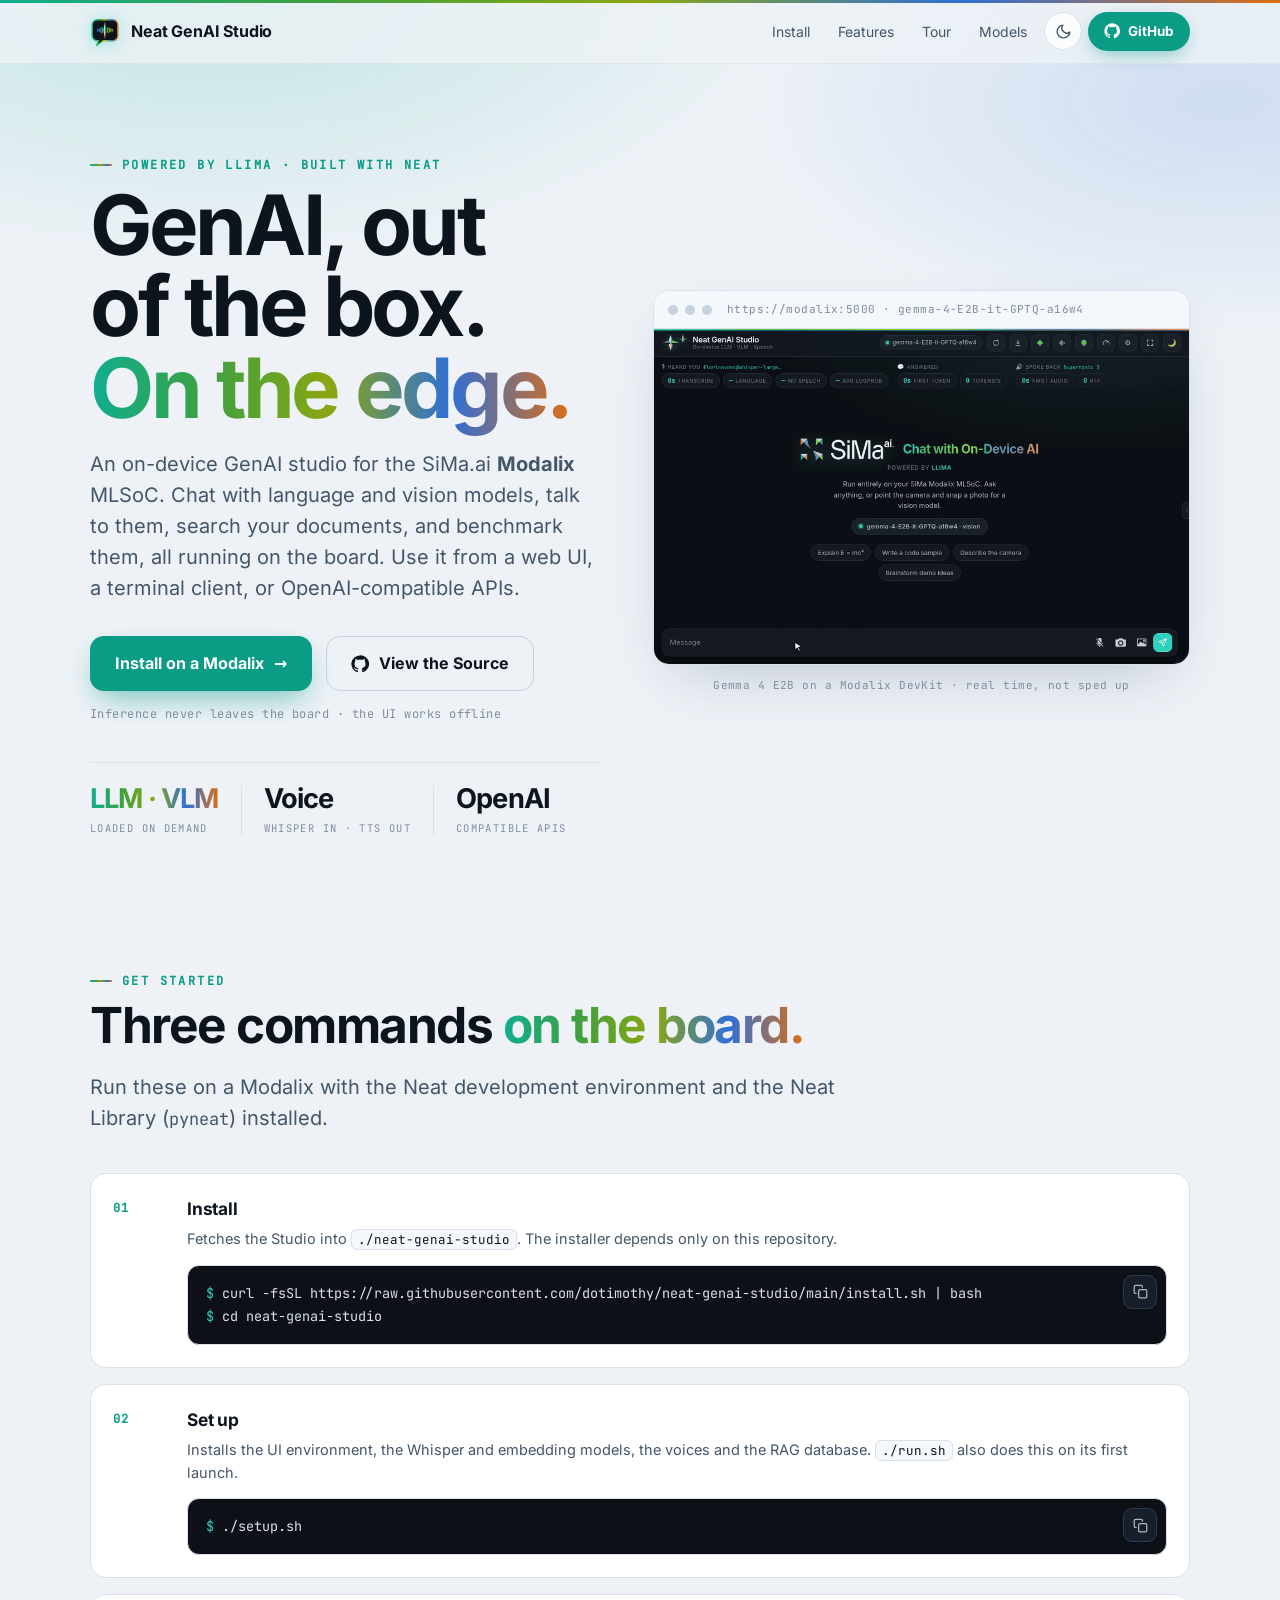
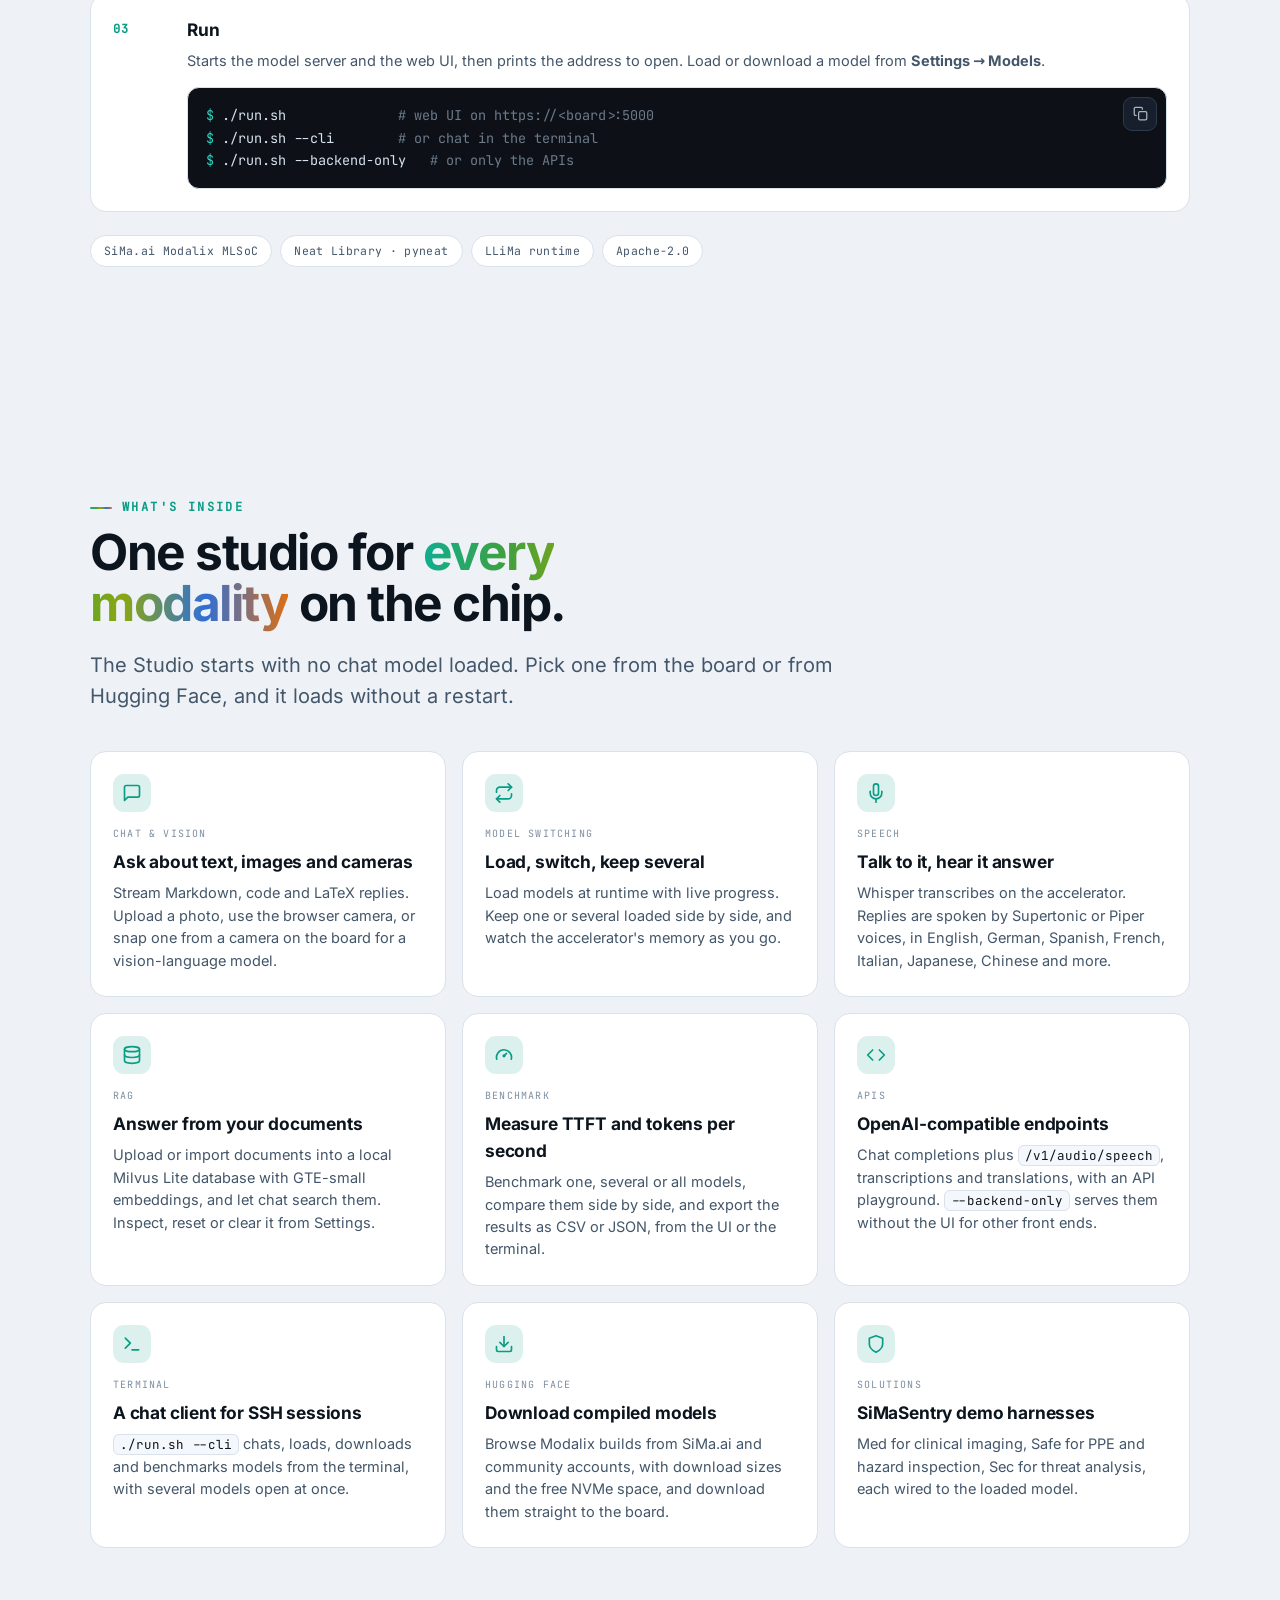
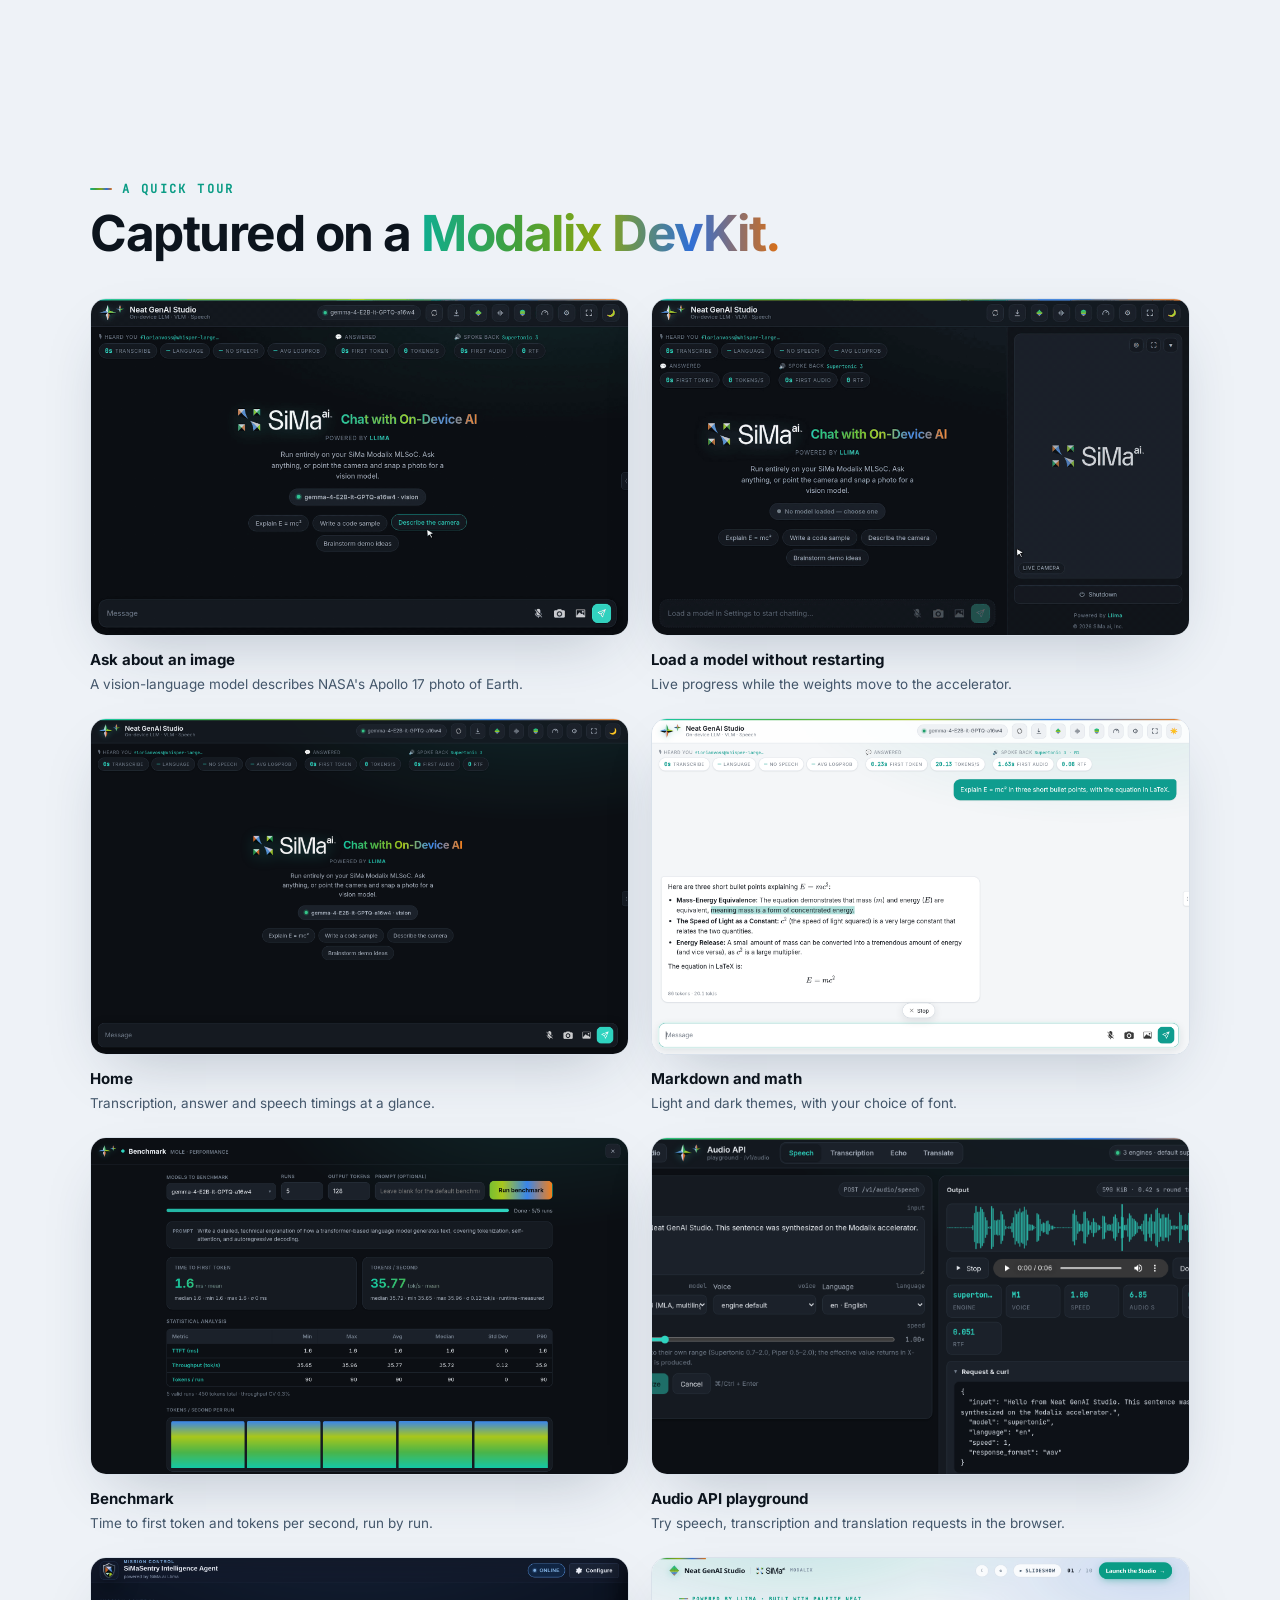
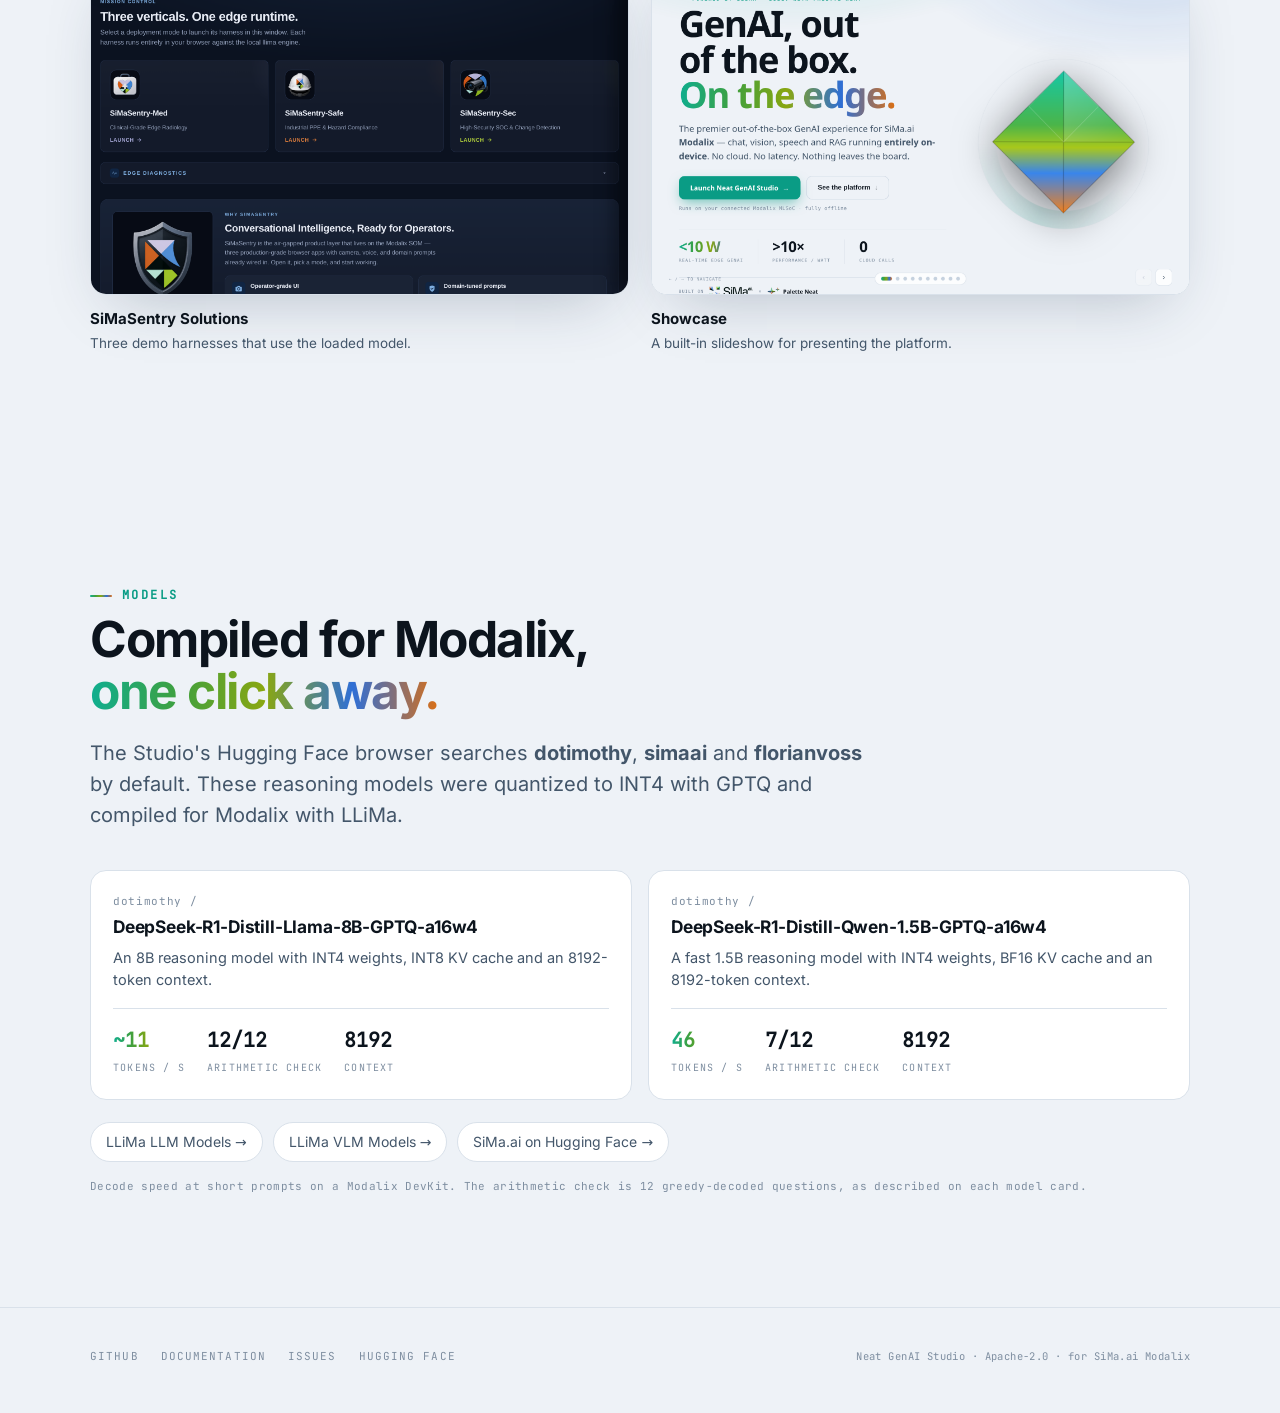
<file: docs/index.html>
<!doctype html>
<html lang="en">
<head>
<meta charset="utf-8">
<meta name="viewport" content="width=device-width, initial-scale=1">
<title>Neat GenAI Studio</title>
<meta name="description" content="On-device GenAI studio for SiMa.ai Modalix: chat, vision, speech and RAG running on the board, with a web UI, a terminal client and OpenAI-compatible APIs.">
<meta property="og:title" content="Neat GenAI Studio">
<meta property="og:description" content="Chat, vision, speech and RAG running entirely on a SiMa.ai Modalix board.">
<meta property="og:image" content="https://timothydo.me/neat-genai-studio/media/home.png">
<meta property="og:type" content="website">
<link rel="icon" type="image/svg+xml" href="assets/studio-logo-small.svg">
<link rel="icon" type="image/png" sizes="32x32" href="assets/studio-logo-32.png">
<link rel="apple-touch-icon" href="assets/studio-logo-180.png">
<style>
  @font-face{font-family:'Inter';font-weight:400;font-display:swap;src:url('assets/fonts/inter-400.woff2') format('woff2')}
  @font-face{font-family:'Inter';font-weight:600;font-display:swap;src:url('assets/fonts/inter-600.woff2') format('woff2')}
  @font-face{font-family:'Inter';font-weight:700 900;font-display:swap;src:url('assets/fonts/inter-700.woff2') format('woff2')}
  @font-face{font-family:'JetBrains Mono';font-weight:400;font-display:swap;src:url('assets/fonts/jetbrains-mono-400.woff2') format('woff2')}

  /* Tokens from the Studio's showcase page (src/python/ui/templates/showcase.html). */
  :root{
    --bg:#07090d; --bg2:#0b0f16; --surface:#10161f; --surface2:#161f2b;
    --border:#212c3b; --border2:#2c3a4d;
    --text:#eef3f8; --text2:#aab6c4; --text3:#6c7a8a;
    --accent:#15c9a8; --accent-ink:#052b24;
    --s1:#16c8a6; --s2:#4bb54a; --s3:#a9c81c; --s4:#3a86ec; --s5:#f2801d;
    --spectrum:linear-gradient(90deg,var(--s1),var(--s2),var(--s3),var(--s4),var(--s5));
    --shadow:0 24px 60px -20px rgba(0,0,0,.7);
    --code-bg:#0b1018;
    --sans:'Inter',system-ui,-apple-system,'Segoe UI',Roboto,Helvetica,Arial,sans-serif;
    --mono:'JetBrains Mono',ui-monospace,'SF Mono','Cascadia Code',Menlo,Consolas,monospace;
    --maxw:1180px;
    color-scheme:dark;
  }
  @media (prefers-color-scheme: light){
    :root:not([data-theme="dark"]){
      --bg:#eef2f7; --bg2:#e7edf4; --surface:#ffffff; --surface2:#f4f7fb;
      --border:#d9e1ea; --border2:#c6d2df;
      --text:#0c141d; --text2:#43566a; --text3:#7e8ea0;
      --accent:#0a9c85; --accent-ink:#ffffff;
      --s1:#0fae90; --s2:#3fa03f; --s3:#8aa711; --s4:#2f6fd6; --s5:#dd6f12;
      --shadow:0 24px 60px -24px rgba(30,50,80,.28);
      --code-bg:#0d1117;
      color-scheme:light;
    }
  }
  :root[data-theme="light"]{
    --bg:#eef2f7; --bg2:#e7edf4; --surface:#ffffff; --surface2:#f4f7fb;
    --border:#d9e1ea; --border2:#c6d2df;
    --text:#0c141d; --text2:#43566a; --text3:#7e8ea0;
    --accent:#0a9c85; --accent-ink:#ffffff;
    --s1:#0fae90; --s2:#3fa03f; --s3:#8aa711; --s4:#2f6fd6; --s5:#dd6f12;
    --shadow:0 24px 60px -24px rgba(30,50,80,.28);
    --code-bg:#0d1117;
    color-scheme:light;
  }

  *{box-sizing:border-box}
  html{scroll-behavior:smooth;scroll-padding-top:76px}
  body{
    margin:0; background:var(--bg); color:var(--text); font-family:var(--sans);
    font-size:16px; line-height:1.55; -webkit-font-smoothing:antialiased; text-rendering:optimizeLegibility;
    overflow-x:hidden;
  }
  body::before{content:"";position:fixed;top:0;left:0;right:0;height:3px;z-index:80;background:var(--spectrum)}
  a{color:inherit}
  img{max-width:100%;height:auto;display:block}
  ::selection{background:color-mix(in srgb,var(--accent) 30%,transparent)}
  .wrap{width:100%;max-width:var(--maxw);margin:0 auto;padding:0 clamp(16px,4vw,40px)}

  /* ---------- top bar ---------- */
  .topbar{
    position:sticky; top:0; z-index:60; height:64px;
    background:color-mix(in srgb,var(--bg) 78%,transparent); backdrop-filter:blur(14px);
    border-bottom:1px solid color-mix(in srgb,var(--border) 70%,transparent);
  }
  .topbar .wrap{height:100%;display:flex;align-items:center;justify-content:space-between;gap:16px}
  .brand{display:flex;align-items:center;gap:11px;font-weight:700;letter-spacing:-.01em;text-decoration:none;white-space:nowrap}
  .brand img{width:30px;height:30px;flex:none;filter:drop-shadow(0 2px 8px rgba(20,200,168,.35))}
  .nav{display:flex;align-items:center;gap:6px}
  .nav a.link{font-size:14px;color:var(--text2);text-decoration:none;padding:7px 11px;border-radius:999px;transition:.15s ease}
  .nav a.link:hover{color:var(--text);background:var(--surface2)}
  .iconbtn{
    width:38px;height:38px;border-radius:999px;display:grid;place-items:center;cursor:pointer;
    color:var(--text2);background:color-mix(in srgb,var(--surface) 80%,transparent);border:1px solid var(--border);transition:.15s ease;
  }
  .iconbtn:hover{color:var(--accent);border-color:var(--accent)}
  .iconbtn svg{width:17px;height:17px}
  .pill{
    display:inline-flex;align-items:center;gap:8px;text-decoration:none;white-space:nowrap;
    font-weight:700;font-size:13.5px;color:var(--accent-ink);background:var(--accent);
    padding:9px 16px;border-radius:999px;box-shadow:0 6px 20px -6px color-mix(in srgb,var(--accent) 60%,transparent);
    transition:transform .18s ease,box-shadow .18s ease;
  }
  .pill:hover{transform:translateY(-1px)}
  .pill svg{width:16px;height:16px}
  @media (max-width:860px){ .nav a.link{display:none} }
  @media (max-width:420px){ .pill .lbl{display:none} .pill{padding:9px 11px} }

  /* ---------- type ---------- */
  .eyebrow{font-family:var(--mono);font-size:12px;letter-spacing:.2em;text-transform:uppercase;color:var(--accent);font-weight:600;display:inline-flex;align-items:center;gap:10px}
  .eyebrow::before{content:"";width:22px;height:2px;background:var(--spectrum);border-radius:2px;flex:none}
  h1{font-size:clamp(2.6rem,7vw,5.2rem);line-height:.98;letter-spacing:-.04em;font-weight:800;margin:.6rem 0 0;text-wrap:balance}
  h2{font-size:clamp(1.9rem,4.4vw,3.1rem);line-height:1.04;letter-spacing:-.03em;font-weight:800;margin:.6rem 0 0;text-wrap:balance}
  h3{font-size:1.08rem;letter-spacing:-.01em;margin:0 0 6px;font-weight:700}
  .lede{font-size:clamp(1.05rem,1.7vw,1.25rem);line-height:1.55;color:var(--text2);max-width:62ch;margin:1.3rem 0 0}
  .grad{background:var(--spectrum);-webkit-background-clip:text;background-clip:text;color:transparent}
  section{padding:clamp(64px,9vw,112px) 0}
  .sec-head{max-width:780px}
  #install{padding-top:clamp(28px,4.5vw,56px)}   /* follows the hero directly */

  /* ---------- hero ---------- */
  .hero{position:relative;overflow-x:clip;padding-top:clamp(40px,7vw,84px);padding-bottom:clamp(40px,6vw,72px)}
  .hero .glow{
    position:absolute;inset:-10% -10% auto -10%;height:80%;z-index:0;pointer-events:none;
    background:radial-gradient(55% 60% at 22% 0%,color-mix(in srgb,var(--s1) 20%,transparent),transparent 70%),
               radial-gradient(45% 50% at 88% 18%,color-mix(in srgb,var(--s4) 16%,transparent),transparent 70%);
    filter:blur(10px);
  }
  .hero-grid{position:relative;z-index:1;display:grid;grid-template-columns:1fr 1.05fr;gap:clamp(28px,4vw,56px);align-items:center}
  .hero-grid > *, .step > *, .gallery > *, .models > *, .cards > *{min-width:0}
  .cta-row{display:flex;flex-wrap:wrap;gap:14px;margin-top:2rem}
  .btn{
    display:inline-flex;align-items:center;gap:10px;text-decoration:none;font-weight:700;font-size:16px;
    padding:14px 24px;border-radius:14px;color:var(--accent-ink);background:var(--accent);border:1px solid transparent;
    box-shadow:0 12px 30px -8px color-mix(in srgb,var(--accent) 60%,transparent);transition:transform .18s ease,border-color .18s ease,color .18s ease;
  }
  .btn:hover{transform:translateY(-2px)}
  .btn .arrow{transition:transform .18s ease}
  .btn:hover .arrow{transform:translateX(4px)}
  .btn.ghost{background:transparent;color:var(--text);border-color:var(--border2);box-shadow:none}
  .btn.ghost:hover{border-color:var(--accent);color:var(--accent)}
  .btn svg{width:18px;height:18px}
  .btnnote{font-size:12px;color:var(--text3);margin-top:14px;font-family:var(--mono);letter-spacing:.04em}

  .window{
    border-radius:16px;overflow:hidden;background:var(--surface);border:1px solid var(--border);box-shadow:var(--shadow);
  }
  .window .bar{display:flex;align-items:center;gap:7px;padding:10px 14px;border-bottom:1px solid var(--border);background:var(--surface2)}
  .window .bar i{width:10px;height:10px;border-radius:50%;background:var(--border2)}
  .window .bar span{margin-left:8px;font-family:var(--mono);font-size:11px;color:var(--text3);letter-spacing:.04em;white-space:nowrap;overflow:hidden;text-overflow:ellipsis}
  .caption{font-family:var(--mono);font-size:11px;letter-spacing:.04em;color:var(--text3);margin-top:12px;text-align:center}

  .statstrip{display:flex;flex-wrap:wrap;gap:18px 0;margin-top:2.4rem;border-top:1px solid var(--border);padding-top:1.4rem}
  .stat{padding-right:22px;margin-right:22px;border-right:1px solid var(--border)}
  .stat:last-child{border-right:none;margin-right:0;padding-right:0}
  .stat .num{font-size:clamp(1.3rem,2.2vw,1.7rem);font-weight:800;letter-spacing:-.03em;line-height:1}
  .stat .lbl{font-family:var(--mono);font-size:10.5px;letter-spacing:.13em;text-transform:uppercase;color:var(--text3);margin-top:7px}

  /* ---------- cards ---------- */
  .cards{display:grid;grid-template-columns:repeat(3,1fr);gap:16px;margin-top:2.4rem}
  .card{
    background:var(--surface);border:1px solid var(--border);border-radius:16px;padding:22px 22px 24px;position:relative;overflow:hidden;
    transition:transform .2s ease,border-color .2s ease;
  }
  .card:hover{transform:translateY(-3px);border-color:var(--border2)}
  .card::after{content:"";position:absolute;left:0;right:0;top:0;height:2px;background:var(--spectrum);opacity:0;transition:opacity .2s ease}
  .card:hover::after{opacity:1}
  .card .ic{width:38px;height:38px;border-radius:11px;display:grid;place-items:center;margin-bottom:14px;
    background:color-mix(in srgb,var(--accent) 14%,transparent);color:var(--accent)}
  .card .ic svg{width:20px;height:20px}
  .card .tag{font-family:var(--mono);font-size:10px;letter-spacing:.12em;text-transform:uppercase;color:var(--text3);margin-bottom:8px}
  .card p{margin:0;color:var(--text2);font-size:14.5px}
  .card code{font-family:var(--mono);font-size:12.5px;color:var(--text);background:var(--surface2);border:1px solid var(--border);border-radius:6px;padding:1px 6px}

  /* ---------- gallery ---------- */
  .gallery{display:grid;grid-template-columns:repeat(2,1fr);gap:22px;margin-top:2.4rem}
  .shot{margin:0;text-decoration:none}
  .shot .window{transition:transform .2s ease,border-color .2s ease}
  .shot:hover .window{transform:translateY(-3px);border-color:var(--border2)}
  .shot img{width:100%;aspect-ratio:16/10;object-fit:cover;object-position:top;background:var(--surface2)}
  .shot figcaption{margin-top:12px}
  .shot figcaption b{display:block;font-size:15px}
  .shot figcaption span{font-size:13.5px;color:var(--text2)}

  /* ---------- install ---------- */
  .steps{display:grid;gap:16px;margin-top:2.4rem}
  .step{display:grid;grid-template-columns:56px 1fr;gap:18px;align-items:start;
    background:var(--surface);border:1px solid var(--border);border-radius:16px;padding:22px}
  .step .n{font-family:var(--mono);font-size:12px;letter-spacing:.12em;color:var(--accent);font-weight:600;padding-top:3px}
  .step p{margin:4px 0 0;color:var(--text2);font-size:14.5px}
  .step p code{font-family:var(--mono);font-size:12.5px;color:var(--text);background:var(--surface2);border:1px solid var(--border);border-radius:6px;padding:1px 6px}
  .cmd{position:relative;margin-top:14px;background:var(--code-bg);border:1px solid var(--border);border-radius:12px}
  .cmd pre{margin:0;padding:16px 56px 16px 18px;overflow-x:auto;font-family:var(--mono);font-size:13.5px;line-height:1.7;color:#d6e2ee}
  .cmd .c{color:#6c7a8a}
  .cmd .p{color:#2fd4c0;user-select:none}
  .copy{
    position:absolute;top:9px;right:9px;width:34px;height:34px;border-radius:9px;cursor:pointer;display:grid;place-items:center;
    color:#aab6c4;background:#161f2b;border:1px solid #2c3a4d;transition:.15s ease;
  }
  .copy:hover{color:#2fd4c0;border-color:#2fd4c0}
  .copy svg{width:15px;height:15px}
  .copy.done{color:#35c489;border-color:#35c489}
  .req{display:flex;flex-wrap:wrap;gap:8px;margin-top:1.4rem}
  .chip{font-family:var(--mono);font-size:11.5px;letter-spacing:.03em;color:var(--text2);background:var(--surface);border:1px solid var(--border);border-radius:999px;padding:6px 13px}

  /* ---------- models ---------- */
  .models{display:grid;grid-template-columns:repeat(2,1fr);gap:16px;margin-top:2.4rem}
  .model{display:flex;flex-direction:column;text-decoration:none}
  .model .org{font-family:var(--mono);font-size:11px;letter-spacing:.06em;color:var(--text3)}
  .model h3{margin-top:4px;word-break:break-word}
  .metrics{display:flex;flex-wrap:wrap;gap:22px;margin-top:16px;padding-top:16px;border-top:1px solid var(--border)}
  .metrics .v{font-family:var(--mono);font-size:1.25rem;font-weight:600;font-variant-numeric:tabular-nums}
  .metrics .k{font-family:var(--mono);font-size:10px;letter-spacing:.12em;text-transform:uppercase;color:var(--text3);margin-top:4px}
  .collections{display:flex;flex-wrap:wrap;gap:10px;margin-top:22px}
  .collections a{font-size:14px;text-decoration:none;color:var(--text2);background:var(--surface);border:1px solid var(--border);border-radius:999px;padding:8px 15px;transition:.15s ease}
  .collections a:hover{color:var(--accent);border-color:var(--accent)}
  .fineprint{font-family:var(--mono);font-size:11px;color:var(--text3);letter-spacing:.03em;margin-top:16px}

  /* ---------- footer ---------- */
  footer{border-top:1px solid var(--border);padding:40px 0 48px}
  footer .wrap{display:flex;flex-wrap:wrap;gap:16px 28px;align-items:center;justify-content:space-between}
  footer .links{display:flex;flex-wrap:wrap;gap:8px 22px;font-family:var(--mono);font-size:11px;letter-spacing:.1em;text-transform:uppercase;color:var(--text3)}
  footer .links a{text-decoration:none}
  footer .links a:hover{color:var(--accent)}
  footer small{font-family:var(--mono);font-size:10.5px;color:var(--text3);letter-spacing:.04em;line-height:1.6}

  /* ---------- reveal ---------- */
  .reveal{opacity:0;transform:translateY(18px);transition:opacity .7s ease,transform .7s cubic-bezier(.2,.7,.2,1)}
  .reveal.in{opacity:1;transform:none}
  @media (prefers-reduced-motion: reduce){
    html{scroll-behavior:auto}
    .reveal{opacity:1;transform:none;transition:none}
    .card,.shot .window,.btn,.pill{transition:none}
  }

  @media (max-width:960px){
    .hero-grid{grid-template-columns:1fr}
    .cards{grid-template-columns:repeat(2,1fr)}
  }
  @media (max-width:640px){
    .cards,.gallery,.models{grid-template-columns:1fr}
    .step{grid-template-columns:1fr;gap:6px}
    .stat{padding-right:18px;margin-right:18px}
  }
</style>
<script>
  // Apply a saved theme before first paint.
  try { const t = localStorage.getItem('neat-site-theme'); if (t) document.documentElement.dataset.theme = t; } catch (e) {}
</script>
</head>
<body>

<header class="topbar">
  <div class="wrap">
    <a class="brand" href="#top">
      <img src="assets/studio-logo.svg" width="30" height="30" alt="">
      Neat GenAI Studio
    </a>
    <nav class="nav" aria-label="Sections">
      <a class="link" href="#install">Install</a>
      <a class="link" href="#features">Features</a>
      <a class="link" href="#tour">Tour</a>
      <a class="link" href="#models">Models</a>
      <button class="iconbtn" id="themeBtn" type="button" aria-label="Toggle light and dark theme">
        <svg viewBox="0 0 24 24" fill="none" stroke="currentColor" stroke-width="2" stroke-linecap="round" stroke-linejoin="round"><path d="M21 12.8A9 9 0 1 1 11.2 3a7 7 0 0 0 9.8 9.8z"/></svg>
      </button>
      <a class="pill" href="https://github.com/dotimothy/neat-genai-studio">
        <svg viewBox="0 0 24 24" fill="currentColor" aria-hidden="true"><path d="M12 .5a11.5 11.5 0 0 0-3.64 22.41c.58.1.79-.25.79-.56v-2c-3.2.7-3.88-1.37-3.88-1.37-.52-1.33-1.28-1.69-1.28-1.69-1.05-.71.08-.7.08-.7 1.16.08 1.77 1.19 1.77 1.19 1.03 1.77 2.7 1.26 3.36.96.1-.75.4-1.26.73-1.55-2.55-.29-5.24-1.28-5.24-5.69 0-1.26.45-2.29 1.19-3.09-.12-.29-.52-1.46.11-3.05 0 0 .97-.31 3.17 1.18a11 11 0 0 1 5.77 0c2.2-1.49 3.17-1.18 3.17-1.18.63 1.59.23 2.76.11 3.05.74.8 1.19 1.83 1.19 3.09 0 4.42-2.7 5.39-5.26 5.68.41.36.78 1.06.78 2.14v3.17c0 .31.21.67.8.56A11.5 11.5 0 0 0 12 .5z"/></svg>
        <span class="lbl">GitHub</span>
      </a>
    </nav>
  </div>
</header>

<main id="top">

  <!-- Hero -->
  <section class="hero">
    <div class="glow" aria-hidden="true"></div>
    <div class="wrap hero-grid">
      <div>
        <span class="eyebrow">Powered by LLiMa · Built with Neat</span>
        <h1>GenAI, out of the box. <span class="grad">On the edge.</span></h1>
        <p class="lede">An on-device GenAI studio for the SiMa.ai <b>Modalix</b> MLSoC. Chat with language and vision models, talk to them, search your documents, and benchmark them, all running on the board. Use it from a web UI, a terminal client, or OpenAI-compatible APIs.</p>
        <div class="cta-row">
          <a class="btn" href="#install">Install on a Modalix <span class="arrow">→</span></a>
          <a class="btn ghost" href="https://github.com/dotimothy/neat-genai-studio">
            <svg viewBox="0 0 24 24" fill="currentColor" aria-hidden="true"><path d="M12 .5a11.5 11.5 0 0 0-3.64 22.41c.58.1.79-.25.79-.56v-2c-3.2.7-3.88-1.37-3.88-1.37-.52-1.33-1.28-1.69-1.28-1.69-1.05-.71.08-.7.08-.7 1.16.08 1.77 1.19 1.77 1.19 1.03 1.77 2.7 1.26 3.36.96.1-.75.4-1.26.73-1.55-2.55-.29-5.24-1.28-5.24-5.69 0-1.26.45-2.29 1.19-3.09-.12-.29-.52-1.46.11-3.05 0 0 .97-.31 3.17 1.18a11 11 0 0 1 5.77 0c2.2-1.49 3.17-1.18 3.17-1.18.63 1.59.23 2.76.11 3.05.74.8 1.19 1.83 1.19 3.09 0 4.42-2.7 5.39-5.26 5.68.41.36.78 1.06.78 2.14v3.17c0 .31.21.67.8.56A11.5 11.5 0 0 0 12 .5z"/></svg>
            View the Source
          </a>
        </div>
        <div class="btnnote">Inference never leaves the board · the UI works offline</div>
        <div class="statstrip">
          <div class="stat"><div class="num grad">LLM · VLM</div><div class="lbl">Loaded on demand</div></div>
          <div class="stat"><div class="num">Voice</div><div class="lbl">Whisper in · TTS out</div></div>
          <div class="stat"><div class="num">OpenAI</div><div class="lbl">Compatible APIs</div></div>
        </div>
      </div>
      <div>
        <div class="window">
          <div class="bar"><i></i><i></i><i></i><span>https://modalix:5000 · gemma-4-E2B-it-GPTQ-a16w4</span></div>
          <img src="media/chat.gif" width="1280" height="800" alt="Chatting with Gemma 4 E2B in Neat GenAI Studio: the reply streams in as Markdown while the latency and tokens-per-second readouts update">
        </div>
        <div class="caption">Gemma 4 E2B on a Modalix DevKit · real time, not sped up</div>
      </div>
    </div>
  </section>

  <!-- Install -->
  <section id="install">
    <div class="wrap">
      <div class="sec-head reveal">
        <span class="eyebrow">Get started</span>
        <h2>Three commands <span class="grad">on the board.</span></h2>
        <p class="lede">Run these on a Modalix with the Neat development environment and the Neat Library (<code style="font-family:var(--mono);font-size:.85em">pyneat</code>) installed.</p>
      </div>
      <div class="steps">
        <div class="step reveal">
          <div class="n">01</div>
          <div>
            <h3>Install</h3>
            <p>Fetches the Studio into <code>./neat-genai-studio</code>. The installer depends only on this repository.</p>
            <div class="cmd"><pre><span class="p">$ </span>curl -fsSL https://raw.githubusercontent.com/dotimothy/neat-genai-studio/main/install.sh | bash
<span class="p">$ </span>cd neat-genai-studio</pre><button class="copy" type="button" aria-label="Copy commands"></button></div>
          </div>
        </div>
        <div class="step reveal">
          <div class="n">02</div>
          <div>
            <h3>Set up</h3>
            <p>Installs the UI environment, the Whisper and embedding models, the voices and the RAG database. <code>./run.sh</code> also does this on its first launch.</p>
            <div class="cmd"><pre><span class="p">$ </span>./setup.sh</pre><button class="copy" type="button" aria-label="Copy command"></button></div>
          </div>
        </div>
        <div class="step reveal">
          <div class="n">03</div>
          <div>
            <h3>Run</h3>
            <p>Starts the model server and the web UI, then prints the address to open. Load or download a model from <b>Settings → Models</b>.</p>
            <div class="cmd"><pre><span class="p">$ </span>./run.sh              <span class="c"># web UI on https://&lt;board&gt;:5000</span>
<span class="p">$ </span>./run.sh --cli        <span class="c"># or chat in the terminal</span>
<span class="p">$ </span>./run.sh --backend-only   <span class="c"># or only the APIs</span></pre><button class="copy" type="button" data-copy="./run.sh" aria-label="Copy ./run.sh"></button></div>
          </div>
        </div>
      </div>
      <div class="req reveal">
        <span class="chip">SiMa.ai Modalix MLSoC</span>
        <span class="chip">Neat Library · pyneat</span>
        <span class="chip">LLiMa runtime</span>
        <span class="chip">Apache-2.0</span>
      </div>
    </div>
  </section>

  <!-- Features -->
  <section id="features">
    <div class="wrap">
      <div class="sec-head reveal">
        <span class="eyebrow">What's inside</span>
        <h2>One studio for <span class="grad">every modality</span> on the chip.</h2>
        <p class="lede">The Studio starts with no chat model loaded. Pick one from the board or from Hugging Face, and it loads without a restart.</p>
      </div>
      <div class="cards">
        <div class="card reveal">
          <div class="ic"><svg viewBox="0 0 24 24" fill="none" stroke="currentColor" stroke-width="2" stroke-linecap="round" stroke-linejoin="round"><path d="M21 15a2 2 0 0 1-2 2H7l-4 4V5a2 2 0 0 1 2-2h14a2 2 0 0 1 2 2z"/></svg></div>
          <div class="tag">Chat &amp; vision</div>
          <h3>Ask about text, images and cameras</h3>
          <p>Stream Markdown, code and LaTeX replies. Upload a photo, use the browser camera, or snap one from a camera on the board for a vision-language model.</p>
        </div>
        <div class="card reveal">
          <div class="ic"><svg viewBox="0 0 24 24" fill="none" stroke="currentColor" stroke-width="2" stroke-linecap="round" stroke-linejoin="round"><path d="M17 1l4 4-4 4"/><path d="M3 11V9a4 4 0 0 1 4-4h14"/><path d="M7 23l-4-4 4-4"/><path d="M21 13v2a4 4 0 0 1-4 4H3"/></svg></div>
          <div class="tag">Model switching</div>
          <h3>Load, switch, keep several</h3>
          <p>Load models at runtime with live progress. Keep one or several loaded side by side, and watch the accelerator's memory as you go.</p>
        </div>
        <div class="card reveal">
          <div class="ic"><svg viewBox="0 0 24 24" fill="none" stroke="currentColor" stroke-width="2" stroke-linecap="round" stroke-linejoin="round"><path d="M12 1a3 3 0 0 0-3 3v8a3 3 0 0 0 6 0V4a3 3 0 0 0-3-3z"/><path d="M19 10v2a7 7 0 0 1-14 0v-2"/><line x1="12" y1="19" x2="12" y2="23"/></svg></div>
          <div class="tag">Speech</div>
          <h3>Talk to it, hear it answer</h3>
          <p>Whisper transcribes on the accelerator. Replies are spoken by Supertonic or Piper voices, in English, German, Spanish, French, Italian, Japanese, Chinese and more.</p>
        </div>
        <div class="card reveal">
          <div class="ic"><svg viewBox="0 0 24 24" fill="none" stroke="currentColor" stroke-width="2" stroke-linecap="round" stroke-linejoin="round"><ellipse cx="12" cy="5" rx="9" ry="3"/><path d="M21 12c0 1.66-4 3-9 3s-9-1.34-9-3"/><path d="M3 5v14c0 1.66 4 3 9 3s9-1.34 9-3V5"/></svg></div>
          <div class="tag">RAG</div>
          <h3>Answer from your documents</h3>
          <p>Upload or import documents into a local Milvus Lite database with GTE-small embeddings, and let chat search them. Inspect, reset or clear it from Settings.</p>
        </div>
        <div class="card reveal">
          <div class="ic"><svg viewBox="0 0 24 24" fill="none" stroke="currentColor" stroke-width="2" stroke-linecap="round" stroke-linejoin="round"><path d="M12 13l3-3"/><path d="M3.3 17a9 9 0 1 1 17.4 0"/><circle cx="12" cy="13" r="1"/></svg></div>
          <div class="tag">Benchmark</div>
          <h3>Measure TTFT and tokens per second</h3>
          <p>Benchmark one, several or all models, compare them side by side, and export the results as CSV or JSON, from the UI or the terminal.</p>
        </div>
        <div class="card reveal">
          <div class="ic"><svg viewBox="0 0 24 24" fill="none" stroke="currentColor" stroke-width="2" stroke-linecap="round" stroke-linejoin="round"><polyline points="16 18 22 12 16 6"/><polyline points="8 6 2 12 8 18"/></svg></div>
          <div class="tag">APIs</div>
          <h3>OpenAI-compatible endpoints</h3>
          <p>Chat completions plus <code>/v1/audio/speech</code>, transcriptions and translations, with an API playground. <code>--backend-only</code> serves them without the UI for other front ends.</p>
        </div>
        <div class="card reveal">
          <div class="ic"><svg viewBox="0 0 24 24" fill="none" stroke="currentColor" stroke-width="2" stroke-linecap="round" stroke-linejoin="round"><polyline points="4 17 10 11 4 5"/><line x1="12" y1="19" x2="20" y2="19"/></svg></div>
          <div class="tag">Terminal</div>
          <h3>A chat client for SSH sessions</h3>
          <p><code>./run.sh --cli</code> chats, loads, downloads and benchmarks models from the terminal, with several models open at once.</p>
        </div>
        <div class="card reveal">
          <div class="ic"><svg viewBox="0 0 24 24" fill="none" stroke="currentColor" stroke-width="2" stroke-linecap="round" stroke-linejoin="round"><path d="M21 15v4a2 2 0 0 1-2 2H5a2 2 0 0 1-2-2v-4"/><polyline points="7 10 12 15 17 10"/><line x1="12" y1="15" x2="12" y2="3"/></svg></div>
          <div class="tag">Hugging Face</div>
          <h3>Download compiled models</h3>
          <p>Browse Modalix builds from SiMa.ai and community accounts, with download sizes and the free NVMe space, and download them straight to the board.</p>
        </div>
        <div class="card reveal">
          <div class="ic"><svg viewBox="0 0 24 24" fill="none" stroke="currentColor" stroke-width="2" stroke-linecap="round" stroke-linejoin="round"><path d="M12 22s8-4 8-10V5l-8-3-8 3v7c0 6 8 10 8 10z"/></svg></div>
          <div class="tag">Solutions</div>
          <h3>SiMaSentry demo harnesses</h3>
          <p>Med for clinical imaging, Safe for PPE and hazard inspection, Sec for threat analysis, each wired to the loaded model.</p>
        </div>
      </div>
    </div>
  </section>

  <!-- Tour -->
  <section id="tour">
    <div class="wrap">
      <div class="sec-head reveal">
        <span class="eyebrow">A quick tour</span>
        <h2>Captured on a <span class="grad">Modalix DevKit.</span></h2>
      </div>
      <div class="gallery">
        <a class="shot reveal" href="media/vision.gif"><figure style="margin:0">
          <div class="window"><img src="media/vision.gif" loading="lazy" alt="Uploading a photo of Earth and asking the vision-language model what it shows"></div>
          <figcaption><b>Ask about an image</b><span>A vision-language model describes NASA's Apollo 17 photo of Earth.</span></figcaption>
        </figure></a>
        <a class="shot reveal" href="media/load-model.gif"><figure style="margin:0">
          <div class="window"><img src="media/load-model.gif" loading="lazy" alt="Loading a model from Settings, Models with a live progress bar"></div>
          <figcaption><b>Load a model without restarting</b><span>Live progress while the weights move to the accelerator.</span></figcaption>
        </figure></a>
        <a class="shot reveal" href="media/home.png"><figure style="margin:0">
          <div class="window"><img src="media/home.png" loading="lazy" alt="Studio home screen in the dark theme with a vision model loaded"></div>
          <figcaption><b>Home</b><span>Transcription, answer and speech timings at a glance.</span></figcaption>
        </figure></a>
        <a class="shot reveal" href="media/chat-light.png"><figure style="margin:0">
          <div class="window"><img src="media/chat-light.png" loading="lazy" alt="A reply with bullet points and rendered LaTeX in the light theme"></div>
          <figcaption><b>Markdown and math</b><span>Light and dark themes, with your choice of font.</span></figcaption>
        </figure></a>
        <a class="shot reveal" href="media/benchmark.png"><figure style="margin:0">
          <div class="window"><img src="media/benchmark.png" loading="lazy" alt="Benchmark results with time to first token and tokens per second across five runs"></div>
          <figcaption><b>Benchmark</b><span>Time to first token and tokens per second, run by run.</span></figcaption>
        </figure></a>
        <a class="shot reveal" href="media/playground.png"><figure style="margin:0">
          <div class="window"><img src="media/playground.png" loading="lazy" alt="Audio API playground after synthesizing a sentence, showing the waveform and timings"></div>
          <figcaption><b>Audio API playground</b><span>Try speech, transcription and translation requests in the browser.</span></figcaption>
        </figure></a>
        <a class="shot reveal" href="media/solutions.png"><figure style="margin:0">
          <div class="window"><img src="media/solutions.png" loading="lazy" alt="SiMaSentry Mission Control with the Med, Safe and Sec harness cards"></div>
          <figcaption><b>SiMaSentry Solutions</b><span>Three demo harnesses that use the loaded model.</span></figcaption>
        </figure></a>
        <a class="shot reveal" href="media/showcase.png"><figure style="margin:0">
          <div class="window"><img src="media/showcase.png" loading="lazy" alt="First slide of the showcase slideshow served at /showcase"></div>
          <figcaption><b>Showcase</b><span>A built-in slideshow for presenting the platform.</span></figcaption>
        </figure></a>
      </div>
    </div>
  </section>

  <!-- Models -->
  <section id="models">
    <div class="wrap">
      <div class="sec-head reveal">
        <span class="eyebrow">Models</span>
        <h2>Compiled for Modalix, <span class="grad">one click away.</span></h2>
        <p class="lede">The Studio's Hugging Face browser searches <b>dotimothy</b>, <b>simaai</b> and <b>florianvoss</b> by default. These reasoning models were quantized to INT4 with GPTQ and compiled for Modalix with LLiMa.</p>
      </div>
      <div class="models">
        <a class="card model reveal" href="https://huggingface.co/dotimothy/DeepSeek-R1-Distill-Llama-8B-GPTQ-a16w4">
          <div class="org">dotimothy /</div>
          <h3>DeepSeek-R1-Distill-Llama-8B-GPTQ-a16w4</h3>
          <p>An 8B reasoning model with INT4 weights, INT8 KV cache and an 8192-token context.</p>
          <div class="metrics">
            <div><div class="v grad">~11</div><div class="k">tokens / s</div></div>
            <div><div class="v">12/12</div><div class="k">arithmetic check</div></div>
            <div><div class="v">8192</div><div class="k">context</div></div>
          </div>
        </a>
        <a class="card model reveal" href="https://huggingface.co/dotimothy/DeepSeek-R1-Distill-Qwen-1.5B-GPTQ-a16w4">
          <div class="org">dotimothy /</div>
          <h3>DeepSeek-R1-Distill-Qwen-1.5B-GPTQ-a16w4</h3>
          <p>A fast 1.5B reasoning model with INT4 weights, BF16 KV cache and an 8192-token context.</p>
          <div class="metrics">
            <div><div class="v grad">46</div><div class="k">tokens / s</div></div>
            <div><div class="v">7/12</div><div class="k">arithmetic check</div></div>
            <div><div class="v">8192</div><div class="k">context</div></div>
          </div>
        </a>
      </div>
      <div class="collections reveal">
        <a href="https://huggingface.co/collections/dotimothy/llima-llm-models-6ad91bade87990eeeab2d394">LLiMa LLM Models →</a>
        <a href="https://huggingface.co/collections/dotimothy/llima-vlm-models-6ad91bae79ae3b5877e36b74">LLiMa VLM Models →</a>
        <a href="https://huggingface.co/simaai">SiMa.ai on Hugging Face →</a>
      </div>
      <div class="fineprint reveal">Decode speed at short prompts on a Modalix DevKit. The arithmetic check is 12 greedy-decoded questions, as described on each model card.</div>
    </div>
  </section>

</main>

<footer>
  <div class="wrap">
    <div class="links">
      <a href="https://github.com/dotimothy/neat-genai-studio">GitHub</a>
      <a href="https://github.com/dotimothy/neat-genai-studio#readme">Documentation</a>
      <a href="https://github.com/dotimothy/neat-genai-studio/issues">Issues</a>
      <a href="https://huggingface.co/dotimothy">Hugging Face</a>
    </div>
    <small>Neat GenAI Studio · Apache-2.0 · for SiMa.ai Modalix</small>
  </div>
</footer>

<script>
  // Theme toggle (remembered per browser when storage is available).
  document.getElementById('themeBtn').addEventListener('click', () => {
    const root = document.documentElement;
    const dark = root.dataset.theme ? root.dataset.theme === 'dark'
                                    : !matchMedia('(prefers-color-scheme: light)').matches;
    root.dataset.theme = dark ? 'light' : 'dark';
    try { localStorage.setItem('neat-site-theme', root.dataset.theme); } catch (e) {}
  });

  // Copy buttons on the install commands (without the prompts and comments).
  const COPY = '<svg viewBox="0 0 24 24" fill="none" stroke="currentColor" stroke-width="2" stroke-linecap="round" stroke-linejoin="round"><rect x="9" y="9" width="13" height="13" rx="2"/><path d="M5 15H4a2 2 0 0 1-2-2V4a2 2 0 0 1 2-2h9a2 2 0 0 1 2 2v1"/></svg>';
  const DONE = '<svg viewBox="0 0 24 24" fill="none" stroke="currentColor" stroke-width="2.4" stroke-linecap="round" stroke-linejoin="round"><polyline points="20 6 9 17 4 12"/></svg>';
  document.querySelectorAll('.copy').forEach(btn => {
    btn.innerHTML = COPY;
    btn.addEventListener('click', async () => {
      // A block of alternatives says which one to copy; others copy every line.
      const pre = btn.parentElement.querySelector('pre').cloneNode(true);
      pre.querySelectorAll('.p, .c').forEach(el => el.remove());
      const text = btn.dataset.copy || pre.textContent.split('\n').map(l => l.trimEnd()).join('\n').trim();
      try {
        await navigator.clipboard.writeText(text);
        btn.innerHTML = DONE; btn.classList.add('done');
        setTimeout(() => { btn.innerHTML = COPY; btn.classList.remove('done'); }, 1600);
      } catch (e) {}
    });
  });

  // Reveal sections as they scroll in.
  const items = document.querySelectorAll('.reveal');
  if ('IntersectionObserver' in window) {
    const io = new IntersectionObserver(entries => entries.forEach(e => {
      if (e.isIntersecting) { e.target.classList.add('in'); io.unobserve(e.target); }
    }), { rootMargin: '0px 0px -8% 0px' });
    items.forEach(el => io.observe(el));
  } else {
    items.forEach(el => el.classList.add('in'));
  }
</script>
</body>
</html>
</file>
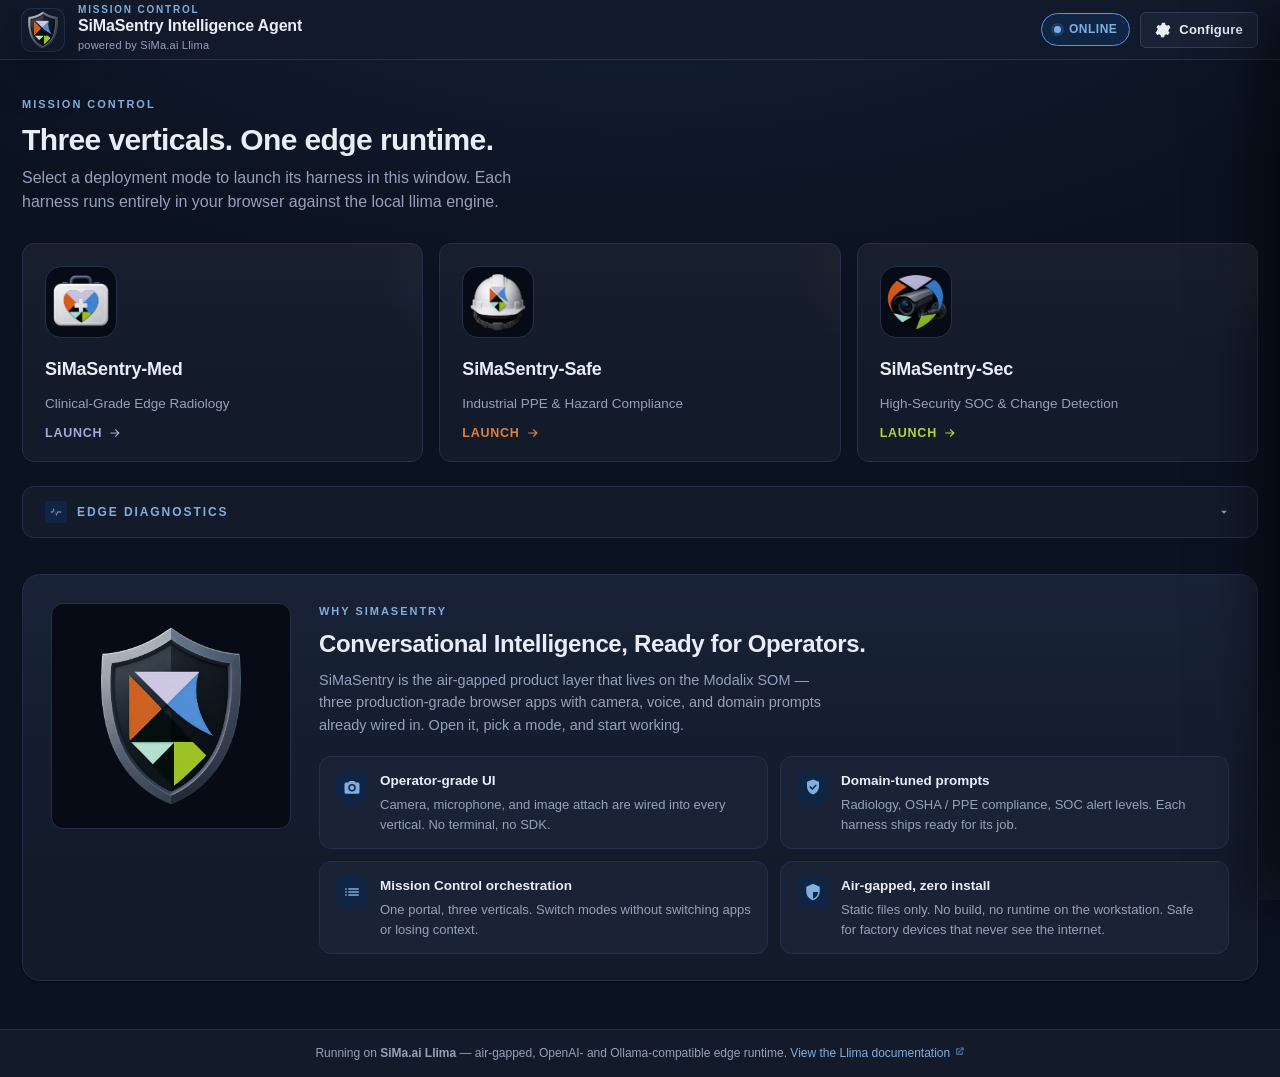
<file: src/python/ui/harnesses/index.html>
<!doctype html>
<html lang="en">
<head>
  <meta charset="utf-8" />
  <meta name="viewport" content="width=device-width, initial-scale=1, viewport-fit=cover" />
  <meta name="color-scheme" content="dark" />
  <meta name="description" content="SiMaSentry Intelligence Agent — air-gapped Mission Control portal for SiMa.ai Llima edge AI harnesses." />
  <title>SiMaSentry Intelligence Agent</title>
  <link rel="stylesheet" href="style.css" />
  <link rel="icon" type="image/png" href="SiMaSentry.png" />
</head>
<body class="theme-mc">
  <a class="skip-link" href="#cards">Skip to product modes</a>

  <header class="mc-header" role="banner">
    <div class="mc-brand">
      <span class="mc-brand-mark" aria-hidden="true">
        <img src="SiMaSentry.png" alt="" width="42" height="42" decoding="async" />
      </span>
      <div class="mc-brand-text">
        <p class="mc-brand-eyebrow">Mission Control</p>
        <h1 class="mc-brand-title">SiMaSentry Intelligence Agent</h1>
        <p class="mc-brand-sub">powered by SiMa.ai Llima</p>
      </div>
    </div>
    <div class="mc-header-actions">
      <span id="mc-net-pill" class="mc-env-pill" data-state="online" aria-live="polite" aria-label="Network status">
        <span class="mc-env-dot" aria-hidden="true"></span>
        <span id="mc-net-label">Online</span>
      </span>
      <button type="button" id="config-btn" class="btn config-btn" aria-haspopup="dialog" aria-controls="config-drawer">
        <svg viewBox="0 0 24 24" width="16" height="16" aria-hidden="true">
          <path fill="currentColor" d="M12 8a4 4 0 1 0 4 4 4 4 0 0 0-4-4Zm8.94 4a7.94 7.94 0 0 0-.13-1.4l2.11-1.65a.5.5 0 0 0 .12-.64l-2-3.46a.5.5 0 0 0-.61-.22l-2.49 1a7.78 7.78 0 0 0-2.42-1.4l-.38-2.65A.5.5 0 0 0 14.66 1h-4a.5.5 0 0 0-.49.42l-.38 2.65a7.78 7.78 0 0 0-2.42 1.4l-2.49-1a.5.5 0 0 0-.61.22l-2 3.46a.5.5 0 0 0 .12.64l2.11 1.65A7.94 7.94 0 0 0 3.06 12a7.94 7.94 0 0 0 .13 1.4l-2.11 1.65a.5.5 0 0 0-.12.64l2 3.46a.5.5 0 0 0 .61.22l2.49-1a7.78 7.78 0 0 0 2.42 1.4l.38 2.65a.5.5 0 0 0 .49.42h4a.5.5 0 0 0 .49-.42l.38-2.65a7.78 7.78 0 0 0 2.42-1.4l2.49 1a.5.5 0 0 0 .61-.22l2-3.46a.5.5 0 0 0-.12-.64l-2.11-1.65A7.94 7.94 0 0 0 20.94 12Z"/>
        </svg>
        <span class="config-btn-label">Configure</span>
      </button>
    </div>
  </header>

  <main class="mc-main">
    <section class="mc-hero" aria-labelledby="hero-title">
      <p class="mc-eyebrow">Mission Control</p>
      <h2 id="hero-title">Three verticals. One edge runtime.</h2>
      <p class="mc-lede">
        Select a deployment mode to launch its harness in this window. Each
        harness runs entirely in your browser against the local llima engine.
      </p>
    </section>

    <div class="mc-grid">
      <section id="cards" class="mc-cards" aria-label="Product modes">
        <a class="mc-card" data-mode="medical" data-folder="health" data-accent="medical" href="?mode=medical">
          <span class="mc-card-icon" aria-hidden="true">
            <img src="health/SiMaSentry-Med.png" alt="" loading="lazy" decoding="async" />
          </span>
          <h3>SiMaSentry-Med</h3>
          <p class="mc-card-tag">Clinical-Grade Edge Radiology</p>
          <span class="mc-card-cta">
            Launch
            <svg viewBox="0 0 24 24" width="14" height="14" aria-hidden="true"><path fill="currentColor" d="M13 5l7 7-7 7-1.4-1.4L16.2 13H4v-2h12.2l-4.6-4.6z"/></svg>
          </span>
        </a>

        <a class="mc-card" data-mode="safety" data-folder="safety" data-accent="safety" href="?mode=safety">
          <span class="mc-card-icon" aria-hidden="true">
            <img src="safety/SiMaSentry-Safe.png" alt="" loading="lazy" decoding="async" />
          </span>
          <h3>SiMaSentry-Safe</h3>
          <p class="mc-card-tag">Industrial PPE &amp; Hazard Compliance</p>
          <span class="mc-card-cta">
            Launch
            <svg viewBox="0 0 24 24" width="14" height="14" aria-hidden="true"><path fill="currentColor" d="M13 5l7 7-7 7-1.4-1.4L16.2 13H4v-2h12.2l-4.6-4.6z"/></svg>
          </span>
        </a>

        <a class="mc-card" data-mode="security" data-folder="security" data-accent="security" href="?mode=security">
          <span class="mc-card-icon" aria-hidden="true">
            <img src="security/SiMaSentry-Sec.png" alt="" loading="lazy" decoding="async" />
          </span>
          <h3>SiMaSentry-Sec</h3>
          <p class="mc-card-tag">High-Security SOC &amp; Change Detection</p>
          <span class="mc-card-cta">
            Launch
            <svg viewBox="0 0 24 24" width="14" height="14" aria-hidden="true"><path fill="currentColor" d="M13 5l7 7-7 7-1.4-1.4L16.2 13H4v-2h12.2l-4.6-4.6z"/></svg>
          </span>
        </a>
      </section>

      <aside class="mc-status" aria-label="System status">
        <details class="mc-status-details">
          <summary class="mc-status-title">
            <span class="mc-status-glyph" aria-hidden="true">
              <svg viewBox="0 0 24 24" width="14" height="14"><path fill="currentColor" d="M3 13h4l2-6 4 12 2-6h6v-2h-7l-2 6-4-12-2 6H3z"/></svg>
            </span>
            <span class="mc-status-label">Edge Diagnostics</span>
            <span class="mc-status-chevron" aria-hidden="true">
              <svg viewBox="0 0 24 24" width="14" height="14"><path fill="currentColor" d="M7 10l5 5 5-5z"/></svg>
            </span>
          </summary>
        <dl class="mc-status-list">
          <div class="mc-status-row">
            <dt>Hardware</dt>
            <dd>
              <a href="https://sima.ai/boards-devkits/?section=som" target="_blank" rel="noopener noreferrer">
                SiMa.ai MLSoC Modalix SOM
                <svg viewBox="0 0 24 24" width="11" height="11" aria-hidden="true" class="mc-ext-icon"><path fill="currentColor" d="M14 3v2h3.6l-9.3 9.3 1.4 1.4L19 6.4V10h2V3zM5 5h7v2H7v10h10v-5h2v7H5z"/></svg>
              </a>
            </dd>
          </div>
          <div class="mc-status-row">
            <dt>Environment</dt>
            <dd>Air-Gapped Secure</dd>
          </div>
          <div class="mc-status-row">
            <dt>Engine</dt>
            <dd>SiMa.ai Llima · OpenAI-compatible</dd>
          </div>
          <div class="mc-status-row">
            <dt>
              Configured endpoint
              <button type="button" class="mc-edit-link" data-action="open-config">Edit</button>
            </dt>
            <dd id="mc-endpoint" class="mono">http://localhost:9998/v1/chat/completions</dd>
          </div>
          <div class="mc-status-row">
            <dt>Default model</dt>
            <dd id="mc-model" class="mono">gemma3</dd>
          </div>
          <div class="mc-status-row">
            <dt>Provider</dt>
            <dd id="mc-provider">Ollama / llima</dd>
          </div>
        </dl>
        <p class="mc-status-note">
          Diagnostics are static. Use <button type="button" class="mc-inline-link" data-action="open-config">Global Configuration</button> to change the endpoint and model the cards use to launch each harness.
        </p>
        </details>
      </aside>
    </div>

    <section class="mc-value" aria-labelledby="value-title">
      <div class="mc-value-brand">
        <img src="SiMaSentry.png" alt="SiMaSentry" loading="lazy" decoding="async" />
      </div>
      <div class="mc-value-content">
        <p class="mc-eyebrow">Why SiMaSentry</p>
        <h2 id="value-title">Conversational Intelligence, Ready for Operators.</h2>
        <p class="mc-value-lede">
          SiMaSentry is the air-gapped product layer that lives on the
          Modalix SOM — three production-grade browser apps with camera,
          voice, and domain prompts already wired in. Open it, pick a
          mode, and start working.
        </p>

        <ul class="mc-value-points">
          <li class="mc-value-point">
            <span class="mc-value-point-icon" aria-hidden="true">
              <svg viewBox="0 0 24 24" width="18" height="18">
                <path fill="currentColor" d="M9 4 7 6H4a2 2 0 0 0-2 2v11a2 2 0 0 0 2 2h16a2 2 0 0 0 2-2V8a2 2 0 0 0-2-2h-3l-2-2Zm3 14a5 5 0 1 1 0-10 5 5 0 0 1 0 10Zm0-2a3 3 0 1 0 0-6 3 3 0 0 0 0 6Z"/>
              </svg>
            </span>
            <div class="mc-value-point-text">
              <strong>Operator-grade UI</strong>
              <p>Camera, microphone, and image attach are wired into every vertical. No terminal, no SDK.</p>
            </div>
          </li>
          <li class="mc-value-point">
            <span class="mc-value-point-icon" aria-hidden="true">
              <svg viewBox="0 0 24 24" width="18" height="18">
                <path fill="currentColor" d="M12 2 4 5v6c0 5 3.4 9.7 8 11 4.6-1.3 8-6 8-11V5zm-1 14-4-4 1.4-1.4L11 13.2l4.6-4.6L17 10z"/>
              </svg>
            </span>
            <div class="mc-value-point-text">
              <strong>Domain-tuned prompts</strong>
              <p>Radiology, OSHA / PPE compliance, SOC alert levels. Each harness ships ready for its job.</p>
            </div>
          </li>
          <li class="mc-value-point">
            <span class="mc-value-point-icon" aria-hidden="true">
              <svg viewBox="0 0 24 24" width="18" height="18">
                <path fill="currentColor" d="M3 13h2v-2H3zm0 4h2v-2H3zm0-8h2V7H3zm4 4h14v-2H7zm0 4h14v-2H7zm0-10v2h14V7z"/>
              </svg>
            </span>
            <div class="mc-value-point-text">
              <strong>Mission Control orchestration</strong>
              <p>One portal, three verticals. Switch modes without switching apps or losing context.</p>
            </div>
          </li>
          <li class="mc-value-point">
            <span class="mc-value-point-icon" aria-hidden="true">
              <svg viewBox="0 0 24 24" width="18" height="18">
                <path fill="currentColor" d="M12 1 3 5v6c0 5.6 3.8 10.7 9 12 5.2-1.3 9-6.4 9-12V5zm0 11h7c-.5 4.1-3.3 7.7-7 8.9z"/>
              </svg>
            </span>
            <div class="mc-value-point-text">
              <strong>Air-gapped, zero install</strong>
              <p>Static files only. No build, no runtime on the workstation. Safe for factory devices that never see the internet.</p>
            </div>
          </li>
        </ul>
      </div>
    </section>
  </main>

  <aside id="config-drawer" class="mc-drawer" role="dialog" aria-modal="false" aria-labelledby="drawer-title" hidden>
    <header class="mc-drawer-header">
      <h2 id="drawer-title">Global Configuration</h2>
      <button type="button" id="config-close" class="icon-button" aria-label="Close drawer">
        <svg viewBox="0 0 24 24" width="18" height="18" aria-hidden="true"><path fill="currentColor" d="M18.3 5.71 12 12l6.3 6.29-1.41 1.42L10.59 13.4 4.29 19.71 2.88 18.3 9.17 12 2.88 5.71 4.29 4.29l6.3 6.3 6.29-6.3z"/></svg>
      </button>
    </header>
    <form id="config-form" class="mc-drawer-body" autocomplete="off" novalidate>
      <p class="mc-drawer-hint">
        These values pre-fill each harness via URL parameters when you launch
        a card. Each harness still owns its own settings drawer.
      </p>

      <div class="field">
        <span class="field-label">Provider</span>
        <div class="radio-group" role="radiogroup" aria-label="Provider">
          <label class="radio">
            <input type="radio" name="provider" value="ollama" checked />
            <span>Ollama / llima</span>
          </label>
          <label class="radio">
            <input type="radio" name="provider" value="openai" />
            <span>OpenAI</span>
          </label>
        </div>
      </div>

      <div class="field">
        <label class="field-label" for="cfg-base-url">Base URL</label>
        <input id="cfg-base-url" name="baseUrl" type="url"
          placeholder="http://localhost:9998/v1/chat/completions" spellcheck="false" />
        <span class="field-hint">llima default port is <code>9998</code>. Use the device IP if browsing from another workstation.</span>
      </div>

      <div class="field">
        <label class="field-label" for="cfg-model">Model</label>
        <input id="cfg-model" name="model" type="text" placeholder="gemma3" spellcheck="false" />
        <span class="field-hint">Whatever llima loaded — default <code>gemma3</code>.</span>
      </div>

      <div class="field" id="cfg-api-key-row" hidden>
        <label class="field-label" for="cfg-api-key">API key</label>
        <input id="cfg-api-key" name="apiKey" type="password" autocomplete="off" />
        <span class="field-hint">OpenAI provider only. Stored in this browser only.</span>
      </div>

      <div class="mc-drawer-actions">
        <button type="button" id="config-clear" class="btn ghost">Clear</button>
        <button type="submit" id="config-save" class="btn primary">Save</button>
      </div>

      <div id="config-message" class="mc-drawer-message" role="status" aria-live="polite" hidden></div>
    </form>
  </aside>
  <div class="mc-drawer-scrim" id="config-scrim" hidden></div>

  <section class="mc-frame" id="frame-view" aria-label="Embedded harness" hidden>
    <div class="mc-frame-bar">
      <button type="button" class="btn frame-back" id="frame-back-btn">
        <svg viewBox="0 0 24 24" width="16" height="16" aria-hidden="true">
          <path fill="currentColor" d="M14 6 8 12l6 6 1.4-1.4L10.8 12l4.6-4.6z"/>
        </svg>
        Mission Control
      </button>
      <div class="mc-frame-switcher" role="tablist" aria-label="Switch mode">
        <button type="button" class="frame-switch" role="tab" data-target="medical" data-accent="medical">
          <span class="swatch" aria-hidden="true"></span>Med
        </button>
        <button type="button" class="frame-switch" role="tab" data-target="safety" data-accent="safety">
          <span class="swatch" aria-hidden="true"></span>Safe
        </button>
        <button type="button" class="frame-switch" role="tab" data-target="security" data-accent="security">
          <span class="swatch" aria-hidden="true"></span>Sec
        </button>
      </div>
    </div>
    <iframe id="harness-frame" class="harness-frame"
      title="Harness"
      allow="camera; microphone; clipboard-read; clipboard-write"
      referrerpolicy="no-referrer"></iframe>
  </section>

  <footer class="mc-footer">
    <span>
      Running on <strong>SiMa.ai Llima</strong> — air-gapped, OpenAI- and Ollama-compatible edge runtime.
      <a href="https://docs.sima.ai/pages/genai/runtime.html" target="_blank" rel="noopener noreferrer">
        View the Llima documentation
        <svg viewBox="0 0 24 24" width="11" height="11" aria-hidden="true" class="mc-ext-icon"><path fill="currentColor" d="M14 3v2h3.6l-9.3 9.3 1.4 1.4L19 6.4V10h2V3zM5 5h7v2H7v10h10v-5h2v7H5z"/></svg>
      </a>
    </span>
  </footer>

  <script src="app.js"></script>
</body>
</html>
</file>
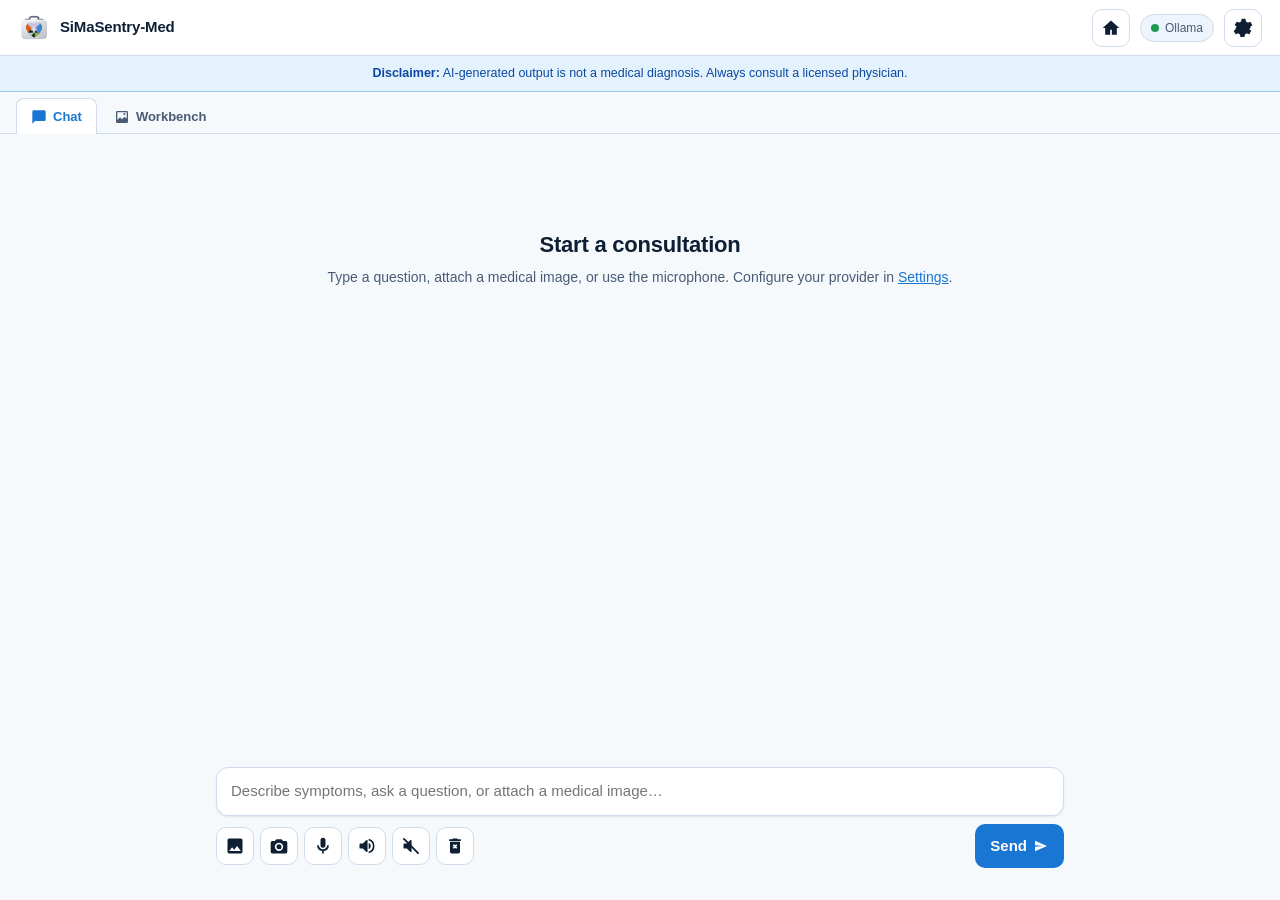
<file: src/python/ui/harnesses/health/index.html>
<!doctype html>
<html lang="en">
<head>
  <meta charset="utf-8" />
  <meta name="viewport" content="width=device-width, initial-scale=1, viewport-fit=cover" />
  <meta name="color-scheme" content="light dark" />
  <meta name="description" content="SiMaSentry-Med — zero-dependency medical AI harness with vision, voice, and OpenAI/Ollama support." />
  <title>SiMaSentry-Med</title>
  <link rel="stylesheet" href="style.css" />
  <link rel="icon" type="image/png" href="SiMaSentry-Med.png" />
</head>
<body data-tab="chat">
  <a class="skip-link" href="#composer-input">Skip to input</a>

  <header class="app-header" role="banner">
    <div class="brand">
      <img class="brand-mark" src="SiMaSentry-Med.png" alt="" aria-hidden="true" />
      <h1 class="brand-title">SiMaSentry-Med</h1>
    </div>
    <div class="header-actions">
      <button id="home-button" class="icon-button" type="button"
        aria-label="Return to Mission Control">
        <svg viewBox="0 0 24 24" width="20" height="20" aria-hidden="true">
          <path fill="currentColor" d="M12 3 2 12h3v8h6v-6h2v6h6v-8h3z"/>
        </svg>
      </button>
      <span id="provider-chip" class="provider-chip" data-provider="ollama" aria-live="polite">
        <span class="dot" aria-hidden="true"></span>
        <span class="provider-chip-label">Ollama</span>
      </span>
      <button id="settings-button" class="icon-button" type="button"
        aria-label="Open settings" aria-haspopup="dialog" aria-controls="settings-drawer">
        <svg viewBox="0 0 24 24" width="20" height="20" aria-hidden="true">
          <path fill="currentColor" d="M12 8a4 4 0 1 0 4 4 4 4 0 0 0-4-4Zm8.94 4a7.94 7.94 0 0 0-.13-1.4l2.11-1.65a.5.5 0 0 0 .12-.64l-2-3.46a.5.5 0 0 0-.61-.22l-2.49 1a7.78 7.78 0 0 0-2.42-1.4l-.38-2.65A.5.5 0 0 0 14.66 1h-4a.5.5 0 0 0-.49.42l-.38 2.65a7.78 7.78 0 0 0-2.42 1.4l-2.49-1a.5.5 0 0 0-.61.22l-2 3.46a.5.5 0 0 0 .12.64l2.11 1.65A7.94 7.94 0 0 0 3.06 12a7.94 7.94 0 0 0 .13 1.4l-2.11 1.65a.5.5 0 0 0-.12.64l2 3.46a.5.5 0 0 0 .61.22l2.49-1a7.78 7.78 0 0 0 2.42 1.4l.38 2.65a.5.5 0 0 0 .49.42h4a.5.5 0 0 0 .49-.42l.38-2.65a7.78 7.78 0 0 0 2.42-1.4l2.49 1a.5.5 0 0 0 .61-.22l2-3.46a.5.5 0 0 0-.12-.64l-2.11-1.65A7.94 7.94 0 0 0 20.94 12Z"/>
        </svg>
      </button>
    </div>
  </header>

  <div class="disclaimer" role="note">
    <strong>Disclaimer:</strong> AI-generated output is not a medical diagnosis. Always consult a licensed physician.
  </div>

  <nav class="tabs" role="tablist" aria-label="Workspace">
    <button class="tab-button" type="button" role="tab"
      id="tab-btn-chat" data-tab="chat" aria-selected="true" aria-controls="tab-chat">
      <svg viewBox="0 0 24 24" width="16" height="16" aria-hidden="true"><path fill="currentColor" d="M20 2H4a2 2 0 0 0-2 2v18l4-4h14a2 2 0 0 0 2-2V4a2 2 0 0 0-2-2Z"/></svg>
      Chat
    </button>
    <button class="tab-button" type="button" role="tab"
      id="tab-btn-workbench" data-tab="workbench" aria-selected="false" aria-controls="tab-workbench" tabindex="-1">
      <svg viewBox="0 0 24 24" width="16" height="16" aria-hidden="true"><path fill="currentColor" d="M5 3a2 2 0 0 0-2 2v14a2 2 0 0 0 2 2h14a2 2 0 0 0 2-2V5a2 2 0 0 0-2-2Zm0 2h14v9.5l-3-3-4 4-3-3-4 4Zm10.5 1a1.5 1.5 0 1 0 0 3 1.5 1.5 0 0 0 0-3Z"/></svg>
      Workbench
    </button>
    <button class="tab-button tab-action" type="button"
      id="tab-btn-home" data-action="home" aria-label="Return to Mission Control">
      <svg viewBox="0 0 24 24" width="16" height="16" aria-hidden="true"><path fill="currentColor" d="M12 3 2 12h3v8h6v-6h2v6h6v-8h3z"/></svg>
      Home
    </button>
  </nav>

  <!-- ─── Tab 1: Chat ──────────────────────────────────────── -->
  <section id="tab-chat" class="tab-panel" role="tabpanel" aria-labelledby="tab-btn-chat">
    <main class="app-main">
      <ol id="messages" class="messages" aria-live="polite" aria-relevant="additions" aria-label="Conversation"></ol>

      <div id="empty-state" class="empty-state">
        <h2>Start a consultation</h2>
        <p>Type a question, attach a medical image, or use the microphone. Configure your provider in <button type="button" class="link-button" data-action="open-settings">Settings</button>.</p>
      </div>
    </main>

    <div id="image-preview" class="image-preview" hidden>
      <img id="image-preview-img" alt="Attached medical image preview" />
      <span id="image-preview-meta" class="image-preview-meta"></span>
      <button type="button" id="image-remove" class="icon-button danger" aria-label="Remove attached image">
        <svg viewBox="0 0 24 24" width="16" height="16" aria-hidden="true"><path fill="currentColor" d="M18.3 5.71 12 12l6.3 6.29-1.41 1.42L10.59 13.4 4.29 19.71 2.88 18.3 9.17 12 2.88 5.71 4.29 4.29l6.3 6.3 6.29-6.3z"/></svg>
      </button>
    </div>

    <form id="composer" class="composer" autocomplete="off">
      <label for="composer-input" class="visually-hidden">Message</label>
      <textarea id="composer-input" name="message" rows="1"
        placeholder="Describe symptoms, ask a question, or attach a medical image…"
        aria-label="Message input"></textarea>

      <div class="composer-actions">
        <input id="image-input" type="file" accept="image/*" hidden />
        <button id="image-button" class="icon-button" type="button" aria-label="Attach medical image">
          <svg viewBox="0 0 24 24" width="20" height="20" aria-hidden="true"><path fill="currentColor" d="M21 19V5a2 2 0 0 0-2-2H5a2 2 0 0 0-2 2v14a2 2 0 0 0 2 2h14a2 2 0 0 0 2-2ZM8.5 13.5l2.5 3 3.5-4.5 4.5 6H5Z"/></svg>
        </button>

        <button id="camera-button" class="icon-button" type="button" aria-label="Capture from camera">
          <svg viewBox="0 0 24 24" width="20" height="20" aria-hidden="true"><path fill="currentColor" d="M9 4 7 6H4a2 2 0 0 0-2 2v11a2 2 0 0 0 2 2h16a2 2 0 0 0 2-2V8a2 2 0 0 0-2-2h-3l-2-2Zm3 14a5 5 0 1 1 0-10 5 5 0 0 1 0 10Zm0-2a3 3 0 1 0 0-6 3 3 0 0 0 0 6Z"/></svg>
        </button>

        <button id="mic-button" class="icon-button" type="button"
          aria-label="Start voice input" aria-pressed="false" disabled>
          <svg viewBox="0 0 24 24" width="20" height="20" aria-hidden="true"><path fill="currentColor" d="M12 14a3 3 0 0 0 3-3V5a3 3 0 0 0-6 0v6a3 3 0 0 0 3 3Zm5-3a5 5 0 0 1-10 0H5a7 7 0 0 0 6 6.92V21h2v-3.08A7 7 0 0 0 19 11Z"/></svg>
        </button>

        <button id="speaker-button" class="icon-button" type="button"
          aria-label="Toggle auto read-aloud" aria-pressed="false">
          <svg viewBox="0 0 24 24" width="20" height="20" aria-hidden="true"><path fill="currentColor" d="M3 10v4a1 1 0 0 0 1 1h3l4 4a1 1 0 0 0 1.71-.71V5.71A1 1 0 0 0 11 5l-4 4H4a1 1 0 0 0-1 1Zm13.5 2A4.5 4.5 0 0 0 14 7.97v8.05A4.5 4.5 0 0 0 16.5 12ZM14 3.23v2.06a6.99 6.99 0 0 1 0 13.42v2.06A9 9 0 0 0 14 3.23Z"/></svg>
        </button>

        <button id="stop-voice-button" class="icon-button" type="button"
          aria-label="Stop voice playback" title="Stop voice playback (Esc)">
          <svg viewBox="0 0 24 24" width="20" height="20" aria-hidden="true">
            <path fill="currentColor" d="M3 10v4a1 1 0 0 0 1 1h3l4 4a1 1 0 0 0 1.71-.71V5.71A1 1 0 0 0 11 5l-4 4H4a1 1 0 0 0-1 1Z"/>
            <line x1="3.5" y1="3.5" x2="20.5" y2="20.5" stroke="currentColor" stroke-width="2.2" stroke-linecap="round"/>
          </svg>
        </button>

        <button id="clear-button" class="icon-button" type="button" aria-label="Clear conversation">
          <svg viewBox="0 0 24 24" width="20" height="20" aria-hidden="true"><path fill="currentColor" d="M6 19a2 2 0 0 0 2 2h8a2 2 0 0 0 2-2V7H6Zm3.17-7.83 1.42-1.41L12 11.17l1.41-1.41 1.42 1.41L13.41 12.59l1.42 1.41-1.42 1.42L12 14l-1.41 1.42-1.42-1.42 1.42-1.41ZM15.5 4l-1-1h-5l-1 1H5v2h14V4Z"/></svg>
        </button>

        <button id="send-button" class="primary-button" type="submit">
          <span>Send</span>
          <svg viewBox="0 0 24 24" width="16" height="16" aria-hidden="true"><path fill="currentColor" d="m3 20 18-8L3 4v7l13 1-13 1Z"/></svg>
        </button>
      </div>
    </form>

    <div id="status" class="status" aria-live="polite" role="status"></div>
  </section>

  <!-- ─── Tab 2: Workbench ─────────────────────────────────── -->
  <section id="tab-workbench" class="tab-panel" role="tabpanel" aria-labelledby="tab-btn-workbench" hidden>
    <div class="workbench">
      <div class="viewer">
        <div class="viewer-stage" id="viewer-stage" data-has-image="false">
          <div class="viewer-empty" id="viewer-empty">
            <svg viewBox="0 0 24 24" width="40" height="40" aria-hidden="true"><path fill="currentColor" d="M5 3a2 2 0 0 0-2 2v14a2 2 0 0 0 2 2h14a2 2 0 0 0 2-2V5a2 2 0 0 0-2-2Zm0 2h14v9.5l-3-3-4 4-3-3-4 4Zm10.5 1a1.5 1.5 0 1 0 0 3 1.5 1.5 0 0 0 0-3Z"/></svg>
            <p>Upload an X-ray, MRI, or other medical image to begin.</p>
            <div class="empty-actions">
              <button type="button" class="primary-button" id="viewer-upload">Choose image</button>
              <button type="button" class="secondary-button" id="viewer-camera">
                <svg viewBox="0 0 24 24" width="14" height="14" aria-hidden="true"><path fill="currentColor" d="M9 4 7 6H4a2 2 0 0 0-2 2v11a2 2 0 0 0 2 2h16a2 2 0 0 0 2-2V8a2 2 0 0 0-2-2h-3l-2-2Zm3 14a5 5 0 1 1 0-10 5 5 0 0 1 0 10Zm0-2a3 3 0 1 0 0-6 3 3 0 0 0 0 6Z"/></svg>
                Use camera
              </button>
            </div>
            <p class="viewer-empty-hint">Then click any point on the scan to analyze that region.</p>
          </div>
          <div class="viewer-frame" id="viewer-frame" hidden>
            <img id="viewer-image" class="viewer-image" alt="Loaded medical image" draggable="false" />
            <svg id="viewer-overlay" class="viewer-overlay"
              xmlns="http://www.w3.org/2000/svg" preserveAspectRatio="none">
              <g id="viewer-markers"></g>
            </svg>
          </div>
        </div>

        <div class="viewer-toolbar">
          <button type="button" class="secondary-button" id="viewer-replace">Replace image</button>
          <button type="button" class="secondary-button" id="viewer-clear">Clear markers</button>
          <span class="viewer-hint" id="viewer-hint">Click anywhere on the scan to analyze that region.</span>
          <span class="viewer-coords" id="viewer-coords" aria-live="polite"></span>
        </div>
      </div>

      <aside class="findings" aria-label="Findings">
        <header class="findings-header">
          <h2>Findings</h2>
          <span id="findings-count" class="findings-count">0</span>
        </header>
        <ol id="findings-list" class="findings-list"></ol>
        <p id="findings-empty" class="findings-empty">No findings yet. Click a point on the scan to analyze it.</p>
      </aside>
    </div>

    <div id="workbench-status" class="status" aria-live="polite" role="status"></div>
  </section>

  <!-- ─── TTS active control ───────────────────────────────── -->
  <div id="tts-controls" class="tts-controls" role="status" aria-live="polite" hidden>
    <svg viewBox="0 0 24 24" width="16" height="16" class="tts-controls-icon" aria-hidden="true">
      <path fill="currentColor" d="M3 10v4a1 1 0 0 0 1 1h3l4 4a1 1 0 0 0 1.71-.71V5.71A1 1 0 0 0 11 5l-4 4H4a1 1 0 0 0-1 1Zm13.5 2A4.5 4.5 0 0 0 14 7.97v8.05A4.5 4.5 0 0 0 16.5 12Z"/>
    </svg>
    <span class="tts-controls-label">Speaking…</span>
    <button id="stop-tts-button" class="stop-tts-btn" type="button" aria-label="Stop speech">
      <svg viewBox="0 0 24 24" width="11" height="11" aria-hidden="true"><rect x="6" y="6" width="12" height="12" fill="currentColor"/></svg>
      Stop
    </button>
  </div>

  <!-- ─── Camera capture modal ─────────────────────────────── -->
  <div id="camera-modal" class="camera-modal" role="dialog" aria-modal="true"
    aria-labelledby="camera-title" hidden>
    <div class="camera-backdrop" data-action="close-camera" aria-hidden="true"></div>
    <div class="camera-panel" role="document">
      <header class="camera-header">
        <h2 id="camera-title">Capture image</h2>
        <button type="button" class="icon-button" data-action="close-camera" aria-label="Close camera">
          <svg viewBox="0 0 24 24" width="20" height="20" aria-hidden="true"><path fill="currentColor" d="M18.3 5.71 12 12l6.3 6.29-1.41 1.42L10.59 13.4 4.29 19.71 2.88 18.3 9.17 12 2.88 5.71 4.29 4.29l6.3 6.3 6.29-6.3z"/></svg>
        </button>
      </header>
      <div class="camera-stage">
        <video id="camera-video" autoplay playsinline muted></video>
        <div id="camera-error" class="camera-error" hidden role="alert"></div>
      </div>
      <div class="camera-toolbar">
        <button type="button" class="secondary-button" id="camera-switch">Switch camera</button>
        <span class="camera-spacer"></span>
        <button type="button" class="secondary-button" data-action="close-camera">Cancel</button>
        <button type="button" class="primary-button" id="camera-capture">
          <svg viewBox="0 0 24 24" width="14" height="14" aria-hidden="true"><circle cx="12" cy="12" r="6" fill="currentColor"/></svg>
          Capture
        </button>
      </div>
    </div>
  </div>

  <!-- ─── Settings drawer ──────────────────────────────────── -->
  <aside id="settings-drawer" class="drawer" role="dialog" aria-modal="true"
    aria-labelledby="settings-title" hidden>
    <div class="drawer-backdrop" data-action="close-settings" aria-hidden="true"></div>
    <div class="drawer-panel" role="document">
      <header class="drawer-header">
        <h2 id="settings-title">Settings</h2>
        <button type="button" class="icon-button" data-action="close-settings" aria-label="Close settings">
          <svg viewBox="0 0 24 24" width="20" height="20" aria-hidden="true"><path fill="currentColor" d="M18.3 5.71 12 12l6.3 6.29-1.41 1.42L10.59 13.4 4.29 19.71 2.88 18.3 9.17 12 2.88 5.71 4.29 4.29l6.3 6.3 6.29-6.3z"/></svg>
        </button>
      </header>

      <form id="settings-form" class="drawer-body">
        <fieldset class="field-group">
          <legend>Provider</legend>
          <div class="radio-row">
            <label class="radio">
              <input type="radio" name="provider" value="openai" />
              <span>OpenAI</span>
            </label>
            <label class="radio">
              <input type="radio" name="provider" value="ollama" />
              <span>Ollama (local)</span>
            </label>
          </div>
        </fieldset>

        <label class="field">
          <span class="field-label">Base URL</span>
          <input type="text" name="baseUrl" id="setting-base-url"
            placeholder="https://api.openai.com/v1/chat/completions" inputmode="url" />
          <small class="field-hint">Endpoint must accept OpenAI-style <code>/v1/chat/completions</code>.</small>
        </label>

        <label class="field" id="api-key-field">
          <span class="field-label">API Key</span>
          <input type="password" name="apiKey" id="setting-api-key"
            placeholder="sk-…" autocomplete="off" spellcheck="false" />
          <small class="field-hint">Stored locally in your browser only. Leave blank for Ollama.</small>
        </label>

        <label class="field">
          <span class="field-label">Model</span>
          <input type="text" name="model" id="setting-model"
            placeholder="gemma3, llava, llama3.2-vision, gpt-4o…" autocomplete="off" spellcheck="false" />
        </label>

        <label class="field">
          <span class="field-label">Language (BCP-47)</span>
          <select name="language" id="setting-language">
            <option value="en-US">English (US)</option>
            <option value="en-GB">English (UK)</option>
            <option value="es-ES">Español (España)</option>
            <option value="es-MX">Español (México)</option>
            <option value="pt-BR">Português (Brasil)</option>
            <option value="fr-FR">Français</option>
            <option value="de-DE">Deutsch</option>
            <option value="it-IT">Italiano</option>
            <option value="nl-NL">Nederlands</option>
            <option value="ru-RU">Русский</option>
            <option value="ar-SA">العربية</option>
            <option value="hi-IN">हिन्दी</option>
            <option value="zh-CN">中文 (简体)</option>
            <option value="zh-TW">中文 (繁體)</option>
            <option value="ja-JP">日本語</option>
            <option value="ko-KR">한국어</option>
          </select>
          <small class="field-hint">Used for speech recognition and voice selection.</small>
        </label>

        <label class="field">
          <span class="field-label">System Prompt</span>
          <textarea name="systemPrompt" id="setting-system-prompt" rows="6"></textarea>
          <button type="button" class="link-button" data-action="reset-system-prompt">Reset to default</button>
        </label>

        <label class="field-inline">
          <input type="checkbox" name="autoRead" id="setting-auto-read" />
          <span>Auto-read assistant replies aloud</span>
        </label>

        <div class="drawer-footer">
          <button type="button" class="secondary-button" data-action="close-settings">Cancel</button>
          <button type="submit" class="primary-button">Save</button>
        </div>
      </form>
    </div>
  </aside>

  <template id="message-template">
    <li class="message">
      <div class="message-avatar" aria-hidden="true"></div>
      <div class="message-body">
        <div class="message-role"></div>
        <div class="message-content"></div>
        <div class="message-attachments"></div>
        <div class="message-metrics" hidden></div>
      </div>
    </li>
  </template>

  <template id="finding-template">
    <li class="finding" role="button" tabindex="0">
      <span class="finding-num"></span>
      <div class="finding-body">
        <div class="finding-coords"></div>
        <div class="finding-text"></div>
        <div class="finding-metrics" hidden></div>
      </div>
    </li>
  </template>

  <nav class="mc-bottom-nav" role="navigation" aria-label="Quick navigation">
    <button type="button" data-tab="chat" aria-label="Switch to Chat">
      <svg viewBox="0 0 24 24" aria-hidden="true"><path fill="currentColor" d="M20 2H4a2 2 0 0 0-2 2v18l4-4h14a2 2 0 0 0 2-2V4a2 2 0 0 0-2-2Z"/></svg>
      <span>Chat</span>
    </button>
    <button type="button" data-tab="workbench" aria-label="Switch to Workbench">
      <svg viewBox="0 0 24 24" aria-hidden="true"><path fill="currentColor" d="M5 3a2 2 0 0 0-2 2v14a2 2 0 0 0 2 2h14a2 2 0 0 0 2-2V5a2 2 0 0 0-2-2Zm0 2h14v9.5l-3-3-4 4-3-3-4 4Zm10.5 1a1.5 1.5 0 1 0 0 3 1.5 1.5 0 0 0 0-3Z"/></svg>
      <span>Workbench</span>
    </button>
    <button type="button" data-action="home" aria-label="Return to Mission Control">
      <svg viewBox="0 0 24 24" aria-hidden="true"><path fill="currentColor" d="M12 3 2 12h3v8h6v-6h2v6h6v-8h3z"/></svg>
      <span>Home</span>
    </button>
  </nav>

  <script src="app.js"></script>
</body>
</html>
</file>
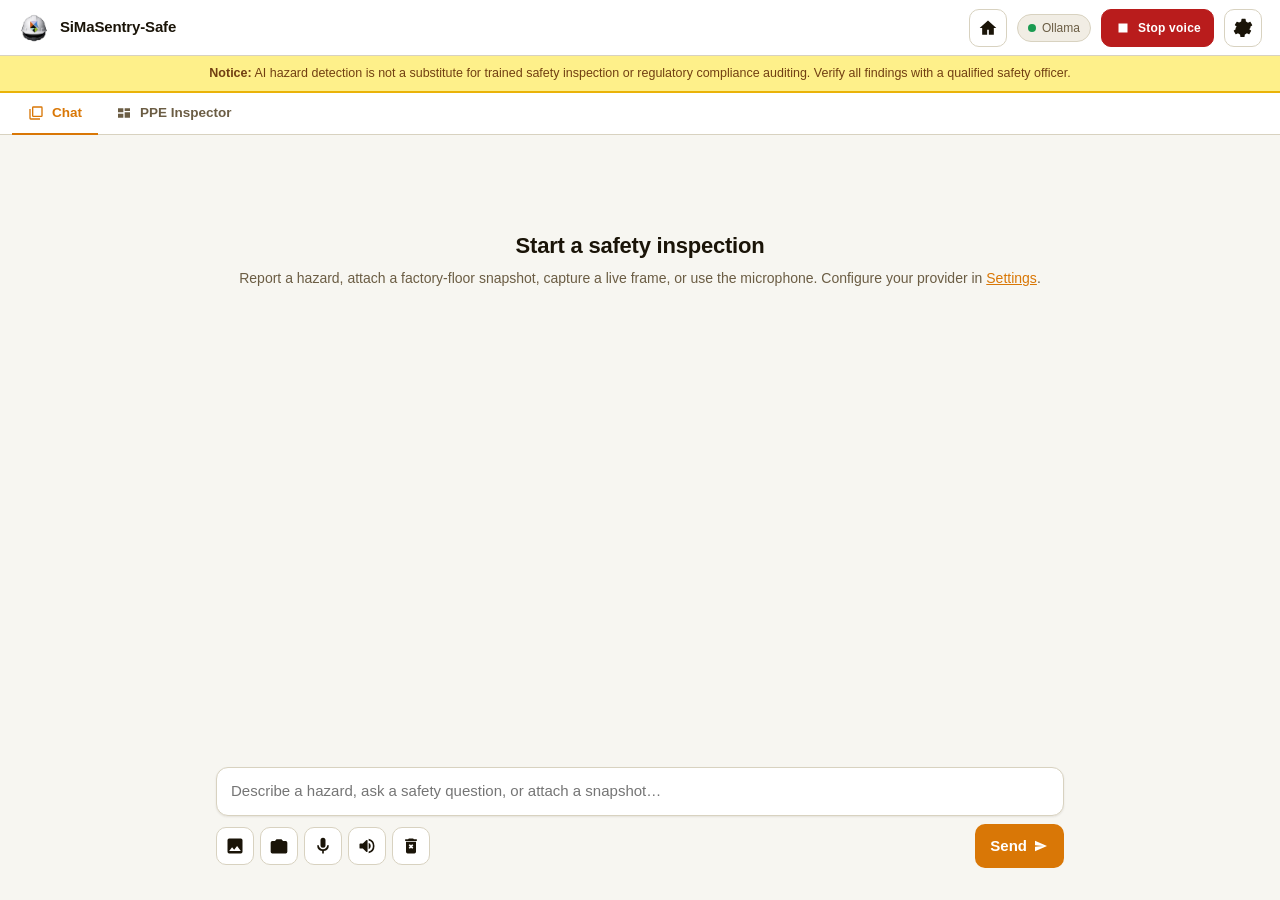
<file: src/python/ui/harnesses/safety/index.html>
<!doctype html>
<html lang="en">
<head>
  <meta charset="utf-8" />
  <meta name="viewport" content="width=device-width, initial-scale=1, viewport-fit=cover" />
  <meta name="color-scheme" content="light dark" />
  <meta name="description" content="SiMaSentry-Safe — zero-dependency, air-gapped occupational-safety AI harness with vision, voice, camera capture, zone-based PPE compliance, and local Ollama / OpenAI support." />
  <title>SiMaSentry-Safe</title>
  <link rel="stylesheet" href="style.css" />
  <link rel="icon" type="image/png" href="SiMaSentry-Safe.png" />
</head>
<body>
  <a class="skip-link" href="#composer-input">Skip to input</a>

  <header class="app-header" role="banner">
    <div class="brand">
      <span class="brand-mark" aria-hidden="true">
        <img src="SiMaSentry-Safe.png" alt="" width="32" height="32" />
      </span>
      <h1 class="brand-title">SiMaSentry-Safe</h1>
    </div>
    <div class="header-actions">
      <button id="home-button" class="icon-button" type="button"
        aria-label="Return to Mission Control">
        <svg viewBox="0 0 24 24" width="20" height="20" aria-hidden="true">
          <path fill="currentColor" d="M12 3 2 12h3v8h6v-6h2v6h6v-8h3z"/>
        </svg>
      </button>
      <span id="provider-chip" class="provider-chip" data-provider="ollama" aria-live="polite">
        <span class="dot" aria-hidden="true"></span>
        <span class="provider-chip-label">Ollama</span>
      </span>
      <button id="tts-stop-button" class="icon-button danger tts-stop" type="button"
        aria-label="Stop voice output" hidden>
        <svg viewBox="0 0 24 24" width="18" height="18" aria-hidden="true">
          <path fill="currentColor" d="M6 6h12v12H6z"/>
        </svg>
        <span class="tts-stop-label">Stop voice</span>
      </button>
      <button id="settings-button" class="icon-button" type="button"
        aria-label="Open settings" aria-haspopup="dialog" aria-controls="settings-drawer">
        <svg viewBox="0 0 24 24" width="20" height="20" aria-hidden="true">
          <path fill="currentColor" d="M12 8a4 4 0 1 0 4 4 4 4 0 0 0-4-4Zm8.94 4a7.94 7.94 0 0 0-.13-1.4l2.11-1.65a.5.5 0 0 0 .12-.64l-2-3.46a.5.5 0 0 0-.61-.22l-2.49 1a7.78 7.78 0 0 0-2.42-1.4l-.38-2.65A.5.5 0 0 0 14.66 1h-4a.5.5 0 0 0-.49.42l-.38 2.65a7.78 7.78 0 0 0-2.42 1.4l-2.49-1a.5.5 0 0 0-.61.22l-2 3.46a.5.5 0 0 0 .12.64l2.11 1.65A7.94 7.94 0 0 0 3.06 12a7.94 7.94 0 0 0 .13 1.4l-2.11 1.65a.5.5 0 0 0-.12.64l2 3.46a.5.5 0 0 0 .61.22l2.49-1a7.78 7.78 0 0 0 2.42 1.4l.38 2.65a.5.5 0 0 0 .49.42h4a.5.5 0 0 0 .49-.42l.38-2.65a7.78 7.78 0 0 0 2.42-1.4l2.49 1a.5.5 0 0 0 .61-.22l2-3.46a.5.5 0 0 0-.12-.64l-2.11-1.65A7.94 7.94 0 0 0 20.94 12Z"/>
        </svg>
      </button>
    </div>
  </header>

  <div class="disclaimer" role="note">
    <strong>Notice:</strong> AI hazard detection is not a substitute for trained safety inspection or regulatory compliance auditing. Verify all findings with a qualified safety officer.
  </div>

  <nav class="tab-strip" role="tablist" aria-label="Workflow">
    <button class="tab-button" type="button" role="tab" data-tab="inspector"
      id="tab-inspector" aria-selected="true" aria-controls="panel-inspector">
      <svg viewBox="0 0 24 24" width="16" height="16" aria-hidden="true"><path fill="currentColor" d="M20 2H8a2 2 0 0 0-2 2v12a2 2 0 0 0 2 2h12a2 2 0 0 0 2-2V4a2 2 0 0 0-2-2Zm0 14H8V4h12ZM4 6H2v14a2 2 0 0 0 2 2h14v-2H4Z"/></svg>
      <span>Chat</span>
    </button>
    <button class="tab-button" type="button" role="tab" data-tab="compliance"
      id="tab-compliance" aria-selected="false" aria-controls="panel-compliance" tabindex="-1">
      <svg viewBox="0 0 24 24" width="16" height="16" aria-hidden="true"><path fill="currentColor" d="M3 5h8v6H3zm10 0h8v4h-8zm0 6h8v8h-8zM3 13h8v6H3z"/></svg>
      <span>PPE Inspector</span>
    </button>
  </nav>

  <!-- ──────────────── Tab 1: Inspector (chat) ──────────────── -->
  <section class="tab-panel tab-panel-inspector" id="panel-inspector" role="tabpanel"
    aria-labelledby="tab-inspector" data-tab="inspector">
    <main class="app-main">
      <ol id="messages" class="messages" aria-live="polite" aria-relevant="additions" aria-label="Safety log"></ol>

      <div id="empty-state" class="empty-state">
        <h2>Start a safety inspection</h2>
        <p>Report a hazard, attach a factory-floor snapshot, capture a live frame, or use the microphone. Configure your provider in <button type="button" class="link-button" data-action="open-settings">Settings</button>.</p>
      </div>
    </main>

    <div id="image-preview" class="image-preview" hidden>
      <img id="image-preview-img" alt="Attached safety image preview" />
      <span id="image-preview-meta" class="image-preview-meta"></span>
      <button type="button" id="image-remove" class="icon-button danger" aria-label="Remove attached image">
        <svg viewBox="0 0 24 24" width="16" height="16" aria-hidden="true"><path fill="currentColor" d="M18.3 5.71 12 12l6.3 6.29-1.41 1.42L10.59 13.4 4.29 19.71 2.88 18.3 9.17 12 2.88 5.71 4.29 4.29l6.3 6.3 6.29-6.3z"/></svg>
      </button>
    </div>

    <div id="camera-panel" class="camera-panel" hidden>
      <video id="camera-video" playsinline autoplay muted aria-label="Camera preview"></video>
      <div class="camera-controls">
        <button id="camera-capture" type="button" class="primary-button">
          <svg viewBox="0 0 24 24" width="16" height="16" aria-hidden="true"><path fill="currentColor" d="M12 7a5 5 0 1 0 5 5 5 5 0 0 0-5-5Zm0 8a3 3 0 1 1 3-3 3 3 0 0 1-3 3ZM9 4 7.17 6H4a2 2 0 0 0-2 2v11a2 2 0 0 0 2 2h16a2 2 0 0 0 2-2V8a2 2 0 0 0-2-2h-3.17L15 4Z"/></svg>
          <span>Capture</span>
        </button>
        <button id="camera-cancel" type="button" class="secondary-button">Cancel</button>
      </div>
    </div>

    <form id="composer" class="composer" autocomplete="off">
      <label for="composer-input" class="visually-hidden">Hazard report or question</label>
      <textarea id="composer-input" name="message" rows="1"
        placeholder="Describe a hazard, ask a safety question, or attach a snapshot…"
        aria-label="Message input"></textarea>

      <div class="composer-actions">
        <input id="image-input" type="file" accept="image/*" hidden />
        <button id="image-button" class="icon-button" type="button" aria-label="Attach factory floor image">
          <svg viewBox="0 0 24 24" width="20" height="20" aria-hidden="true"><path fill="currentColor" d="M21 19V5a2 2 0 0 0-2-2H5a2 2 0 0 0-2 2v14a2 2 0 0 0 2 2h14a2 2 0 0 0 2-2ZM8.5 13.5l2.5 3 3.5-4.5 4.5 6H5Z"/></svg>
        </button>

        <button id="camera-button" class="icon-button" type="button" aria-label="Capture frame from live camera">
          <svg viewBox="0 0 24 24" width="20" height="20" aria-hidden="true"><path fill="currentColor" d="M12 7a5 5 0 1 0 5 5 5 5 0 0 0-5-5Zm0 8a3 3 0 1 1 3-3 3 3 0 0 1-3 3ZM9 4 7.17 6H4a2 2 0 0 0-2 2v11a2 2 0 0 0 2 2h16a2 2 0 0 0 2-2V8a2 2 0 0 0-2-2h-3.17L15 4Z"/></svg>
        </button>

        <button id="mic-button" class="icon-button" type="button"
          aria-label="Start voice input" aria-pressed="false" disabled>
          <svg viewBox="0 0 24 24" width="20" height="20" aria-hidden="true"><path fill="currentColor" d="M12 14a3 3 0 0 0 3-3V5a3 3 0 0 0-6 0v6a3 3 0 0 0 3 3Zm5-3a5 5 0 0 1-10 0H5a7 7 0 0 0 6 6.92V21h2v-3.08A7 7 0 0 0 19 11Z"/></svg>
        </button>

        <button id="speaker-button" class="icon-button" type="button"
          aria-label="Toggle auto read-aloud" aria-pressed="false">
          <svg viewBox="0 0 24 24" width="20" height="20" aria-hidden="true"><path fill="currentColor" d="M3 10v4a1 1 0 0 0 1 1h3l4 4a1 1 0 0 0 1.71-.71V5.71A1 1 0 0 0 11 5l-4 4H4a1 1 0 0 0-1 1Zm13.5 2A4.5 4.5 0 0 0 14 7.97v8.05A4.5 4.5 0 0 0 16.5 12ZM14 3.23v2.06a6.99 6.99 0 0 1 0 13.42v2.06A9 9 0 0 0 14 3.23Z"/></svg>
        </button>

        <button id="clear-button" class="icon-button" type="button" aria-label="Clear conversation">
          <svg viewBox="0 0 24 24" width="20" height="20" aria-hidden="true"><path fill="currentColor" d="M6 19a2 2 0 0 0 2 2h8a2 2 0 0 0 2-2V7H6Zm3.17-7.83 1.42-1.41L12 11.17l1.41-1.41 1.42 1.41L13.41 12.59l1.42 1.41-1.42 1.42L12 14l-1.41 1.42-1.42-1.42 1.42-1.41ZM15.5 4l-1-1h-5l-1 1H5v2h14V4Z"/></svg>
        </button>

        <button id="send-button" class="primary-button" type="submit">
          <span>Send</span>
          <svg viewBox="0 0 24 24" width="16" height="16" aria-hidden="true"><path fill="currentColor" d="m3 20 18-8L3 4v7l13 1-13 1Z"/></svg>
        </button>
      </div>
    </form>

    <div id="status" class="status" aria-live="polite" role="status"></div>
  </section>

  <!-- ──────────────── Tab 2: Compliance Monitor ──────────────── -->
  <section class="tab-panel tab-panel-compliance" id="panel-compliance" role="tabpanel"
    aria-labelledby="tab-compliance" data-tab="compliance" hidden>
    <div class="compliance-toolbar">
      <input id="zone-image-input" type="file" accept="image/*" hidden />
      <button id="zone-upload-btn" type="button" class="secondary-button">
        <svg viewBox="0 0 24 24" width="16" height="16" aria-hidden="true"><path fill="currentColor" d="M21 19V5a2 2 0 0 0-2-2H5a2 2 0 0 0-2 2v14a2 2 0 0 0 2 2h14a2 2 0 0 0 2-2ZM8.5 13.5l2.5 3 3.5-4.5 4.5 6H5Z"/></svg>
        <span>Upload snapshot</span>
      </button>
      <button id="zone-camera-btn" type="button" class="secondary-button">
        <svg viewBox="0 0 24 24" width="16" height="16" aria-hidden="true"><path fill="currentColor" d="M12 7a5 5 0 1 0 5 5 5 5 0 0 0-5-5Zm0 8a3 3 0 1 1 3-3 3 3 0 0 1-3 3ZM9 4 7.17 6H4a2 2 0 0 0-2 2v11a2 2 0 0 0 2 2h16a2 2 0 0 0 2-2V8a2 2 0 0 0-2-2h-3.17L15 4Z"/></svg>
        <span>Capture from camera</span>
      </button>
      <button id="zone-whole-btn" type="button" class="secondary-button" disabled>
        <svg viewBox="0 0 24 24" width="16" height="16" aria-hidden="true"><path fill="currentColor" d="M3 3h18v18H3V3zm2 2v14h14V5H5zm2 2h10v10H7V7z"/></svg>
        <span>Use whole image</span>
      </button>
      <button id="zone-clear-btn" type="button" class="secondary-button">
        <svg viewBox="0 0 24 24" width="16" height="16" aria-hidden="true"><path fill="currentColor" d="M6 19a2 2 0 0 0 2 2h8a2 2 0 0 0 2-2V7H6Zm3.17-7.83 1.42-1.41L12 11.17l1.41-1.41 1.42 1.41L13.41 12.59l1.42 1.41-1.42 1.42L12 14l-1.41 1.42-1.42-1.42 1.42-1.41ZM15.5 4l-1-1h-5l-1 1H5v2h14V4Z"/></svg>
        <span>Clear all zones</span>
      </button>
    </div>

    <div id="zone-camera-panel" class="camera-panel" hidden>
      <video id="zone-camera-video" playsinline autoplay muted aria-label="Compliance camera preview"></video>
      <div class="camera-controls">
        <button id="zone-camera-capture" type="button" class="primary-button">
          <svg viewBox="0 0 24 24" width="16" height="16" aria-hidden="true"><path fill="currentColor" d="M12 7a5 5 0 1 0 5 5 5 5 0 0 0-5-5Zm0 8a3 3 0 1 1 3-3 3 3 0 0 1-3 3ZM9 4 7.17 6H4a2 2 0 0 0-2 2v11a2 2 0 0 0 2 2h16a2 2 0 0 0 2-2V8a2 2 0 0 0-2-2h-3.17L15 4Z"/></svg>
          <span>Capture frame</span>
        </button>
        <button id="zone-camera-cancel" type="button" class="secondary-button">Cancel</button>
      </div>
    </div>

    <div class="compliance-stage">
      <div class="canvas-wrap" id="canvas-wrap">
        <p id="canvas-empty" class="canvas-empty">
          Upload a factory-floor snapshot or capture one from the camera.<br />
          Then <strong>click and drag</strong> to mark Safety Zones — each zone is analyzed automatically.
        </p>
        <canvas id="zone-canvas" hidden></canvas>
        <canvas id="zone-overlay" hidden></canvas>
      </div>

      <aside class="zone-sidebar">
        <h3>Marked Zones</h3>
        <ol id="zone-list" class="zone-list" aria-live="polite"></ol>
      </aside>
    </div>

    <section class="compliance-log-wrap" aria-label="Zone analyses">
      <h3>Analyses</h3>
      <ol id="compliance-log" class="compliance-log" aria-live="polite"></ol>
    </section>

    <div id="compliance-status" class="status" aria-live="polite" role="status"></div>
  </section>

  <!-- ──────────────── Bottom navigation (mobile only) ──────────────── -->
  <nav id="bottom-nav" class="bottom-nav" role="tablist" aria-label="Bottom navigation">
    <button class="bottom-nav-item" type="button" role="tab" data-tab="inspector"
      aria-selected="true" aria-controls="panel-inspector" aria-label="Chat tab">
      <svg viewBox="0 0 24 24" width="22" height="22" aria-hidden="true">
        <path fill="currentColor" d="M20 2H4a2 2 0 0 0-2 2v18l4-4h14a2 2 0 0 0 2-2V4a2 2 0 0 0-2-2Z"/>
      </svg>
      <span>Chat</span>
    </button>
    <button class="bottom-nav-item" type="button" role="tab" data-tab="compliance"
      aria-selected="false" aria-controls="panel-compliance" aria-label="PPE Inspector tab" tabindex="-1">
      <svg viewBox="0 0 24 24" width="22" height="22" aria-hidden="true">
        <path fill="currentColor" d="M3 5h8v6H3zm10 0h8v4h-8zm0 6h8v8h-8zM3 13h8v6H3z"/>
      </svg>
      <span>PPE Inspector</span>
    </button>
    <button class="bottom-nav-item" id="bottom-home-btn" type="button"
      aria-label="Return to Mission Control">
      <svg viewBox="0 0 24 24" width="22" height="22" aria-hidden="true">
        <path fill="currentColor" d="M12 3 2 12h3v8h6v-6h2v6h6v-8h3z"/>
      </svg>
      <span>Home</span>
    </button>
  </nav>

  <aside id="settings-drawer" class="drawer" role="dialog" aria-modal="true"
    aria-labelledby="settings-title" hidden>
    <div class="drawer-backdrop" data-action="close-settings" aria-hidden="true"></div>
    <div class="drawer-panel" role="document">
      <header class="drawer-header">
        <h2 id="settings-title">Settings</h2>
        <button type="button" class="icon-button" data-action="close-settings" aria-label="Close settings">
          <svg viewBox="0 0 24 24" width="20" height="20" aria-hidden="true"><path fill="currentColor" d="M18.3 5.71 12 12l6.3 6.29-1.41 1.42L10.59 13.4 4.29 19.71 2.88 18.3 9.17 12 2.88 5.71 4.29 4.29l6.3 6.3 6.29-6.3z"/></svg>
        </button>
      </header>

      <form id="settings-form" class="drawer-body">
        <fieldset class="field-group">
          <legend>Provider</legend>
          <div class="radio-row">
            <label class="radio">
              <input type="radio" name="provider" value="ollama" />
              <span>Ollama (local)</span>
            </label>
            <label class="radio">
              <input type="radio" name="provider" value="openai" />
              <span>OpenAI</span>
            </label>
          </div>
          <small class="field-hint">Ollama is recommended for air-gapped factory deployments. OpenAI requires internet egress.</small>
        </fieldset>

        <label class="field">
          <span class="field-label">Base URL</span>
          <input type="text" name="baseUrl" id="setting-base-url"
            placeholder="http://localhost:11434/v1/chat/completions" inputmode="url" />
          <small class="field-hint">Endpoint must accept OpenAI-style <code>/v1/chat/completions</code>.</small>
        </label>

        <label class="field" id="api-key-field">
          <span class="field-label">API Key</span>
          <input type="password" name="apiKey" id="setting-api-key"
            placeholder="sk-…" autocomplete="off" spellcheck="false" />
          <small class="field-hint">Stored locally in your browser only. Leave blank for Ollama.</small>
        </label>

        <label class="field">
          <span class="field-label">Model</span>
          <input type="text" name="model" id="setting-model"
            placeholder="gemma3, llava, bakllava, gpt-4o…" autocomplete="off" spellcheck="false" />
          <small class="field-hint">Vision-capable model required for image, camera, and zone analysis.</small>
        </label>

        <label class="field">
          <span class="field-label">Language (BCP-47)</span>
          <select name="language" id="setting-language">
            <option value="en-US">English (US)</option>
            <option value="en-GB">English (UK)</option>
            <option value="es-ES">Español (España)</option>
            <option value="es-MX">Español (México)</option>
            <option value="pt-BR">Português (Brasil)</option>
            <option value="fr-FR">Français</option>
            <option value="de-DE">Deutsch</option>
            <option value="it-IT">Italiano</option>
            <option value="nl-NL">Nederlands</option>
            <option value="ru-RU">Русский</option>
            <option value="ar-SA">العربية</option>
            <option value="hi-IN">हिन्दी</option>
            <option value="zh-CN">中文 (简体)</option>
            <option value="zh-TW">中文 (繁體)</option>
            <option value="ja-JP">日本語</option>
            <option value="ko-KR">한국어</option>
          </select>
          <small class="field-hint">Drives speech recognition and TTS voice selection (local voices preferred).</small>
        </label>

        <label class="field">
          <span class="field-label">System Prompt</span>
          <textarea name="systemPrompt" id="setting-system-prompt" rows="6"></textarea>
          <button type="button" class="link-button" data-action="reset-system-prompt">Reset to default</button>
        </label>

        <label class="field-inline">
          <input type="checkbox" name="autoRead" id="setting-auto-read" />
          <span>Auto-read assistant warnings aloud</span>
        </label>

        <div class="drawer-footer">
          <button type="button" class="secondary-button" data-action="close-settings">Cancel</button>
          <button type="submit" class="primary-button">Save</button>
        </div>
      </form>
    </div>
  </aside>

  <template id="message-template">
    <li class="message">
      <div class="message-avatar" aria-hidden="true"></div>
      <div class="message-body">
        <div class="message-role"></div>
        <div class="message-content"></div>
        <div class="message-attachments"></div>
        <div class="message-metrics" aria-label="Performance metrics"></div>
      </div>
    </li>
  </template>

  <template id="compliance-entry-template">
    <li class="compliance-entry">
      <header class="compliance-entry-header">
        <span class="compliance-entry-dot" aria-hidden="true"></span>
        <strong class="compliance-entry-title"></strong>
        <span class="compliance-entry-violation" hidden>Violation</span>
      </header>
      <div class="compliance-entry-body">
        <div class="compliance-entry-thumb">
          <img alt="Zone preview" />
        </div>
        <div class="compliance-entry-content"></div>
      </div>
      <div class="compliance-entry-metrics" aria-label="Performance metrics"></div>
    </li>
  </template>

  <nav class="mc-bottom-nav" role="navigation" aria-label="Quick navigation">
    <button type="button" data-tab="inspector" aria-label="Switch to Inspector">
      <svg viewBox="0 0 24 24" aria-hidden="true"><path fill="currentColor" d="M20 2H8a2 2 0 0 0-2 2v12a2 2 0 0 0 2 2h12a2 2 0 0 0 2-2V4a2 2 0 0 0-2-2Zm0 14H8V4h12ZM4 6H2v14a2 2 0 0 0 2 2h14v-2H4Z"/></svg>
      <span>Inspector</span>
    </button>
    <button type="button" data-tab="compliance" aria-label="Switch to Threat Analysis">
      <svg viewBox="0 0 24 24" aria-hidden="true"><path fill="currentColor" d="M12 2 1 21h22zm0 5.5L18.5 19h-13zm-1 4h2v4h-2zm0 5h2v2h-2z"/></svg>
      <span>Threats</span>
    </button>
    <button type="button" data-action="home" aria-label="Return to Mission Control">
      <svg viewBox="0 0 24 24" aria-hidden="true"><path fill="currentColor" d="M12 3 2 12h3v8h6v-6h2v6h6v-8h3z"/></svg>
      <span>Home</span>
    </button>
  </nav>

  <script src="app.js"></script>
</body>
</html>
</file>
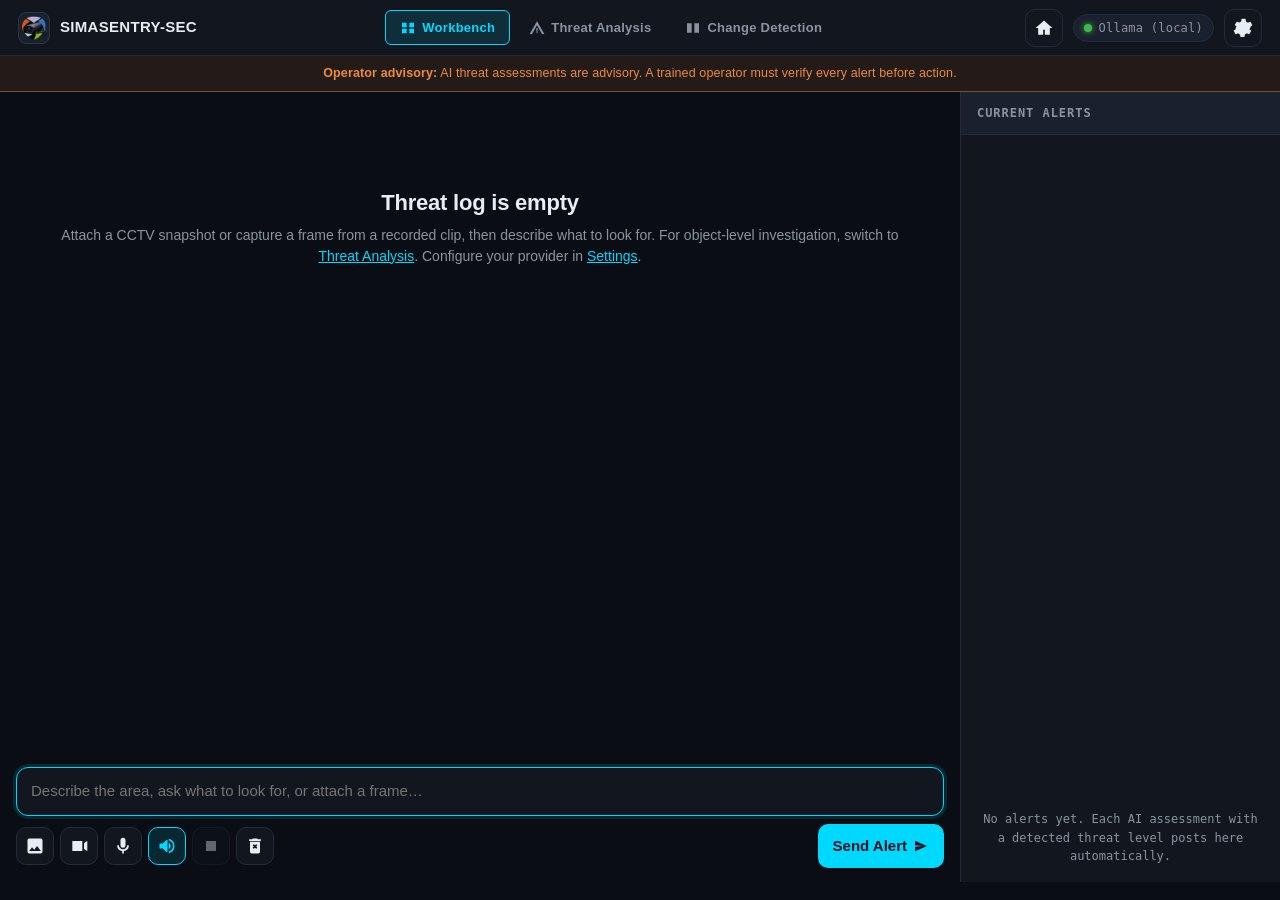
<file: src/python/ui/harnesses/security/index.html>
<!doctype html>
<html lang="en">
<head>
  <meta charset="utf-8" />
  <meta name="viewport" content="width=device-width, initial-scale=1, viewport-fit=cover" />
  <meta name="color-scheme" content="dark" />
  <meta name="description" content="Zero-dependency, air-gapped AI security & surveillance harness with vision, voice, and Ollama/OpenAI support." />
  <meta http-equiv="Content-Security-Policy" content="default-src 'self' data: blob:; script-src 'self'; style-src 'self'; img-src 'self' data: blob:; media-src 'self' blob: data:; connect-src 'self' http: https:; font-src 'self'; object-src 'none'; base-uri 'self'; frame-ancestors 'self'" />
  <title>SiMaSentry-Sec</title>
  <link rel="stylesheet" href="style.css" />
  <link rel="icon" type="image/png" href="SiMaSentry-Sec.png" />
</head>
<body>
  <a class="skip-link" href="#composer-input">Skip to input</a>

  <header class="app-header" role="banner">
    <div class="brand">
      <span class="brand-mark" aria-hidden="true">
        <img src="SiMaSentry-Sec.png" alt="" width="32" height="32" />
      </span>
      <h1 class="brand-title">SiMaSentry-Sec</h1>
    </div>

    <nav class="tab-nav" role="tablist" aria-label="Console views">
      <button id="tab-btn-workbench" class="tab-btn" type="button"
        role="tab" aria-selected="true" aria-controls="tab-workbench" data-tab="workbench" tabindex="0">
        <svg viewBox="0 0 24 24" width="16" height="16" aria-hidden="true"><path fill="currentColor" d="M3 4h7v7H3zm11 0h7v7h-7zM3 13h7v7H3zm11 0h7v7h-7z"/></svg>
        <span>Workbench</span>
      </button>
      <button id="tab-btn-threat-analysis" class="tab-btn" type="button"
        role="tab" aria-selected="false" aria-controls="tab-threat-analysis" data-tab="threat-analysis" tabindex="-1">
        <svg viewBox="0 0 24 24" width="16" height="16" aria-hidden="true"><path fill="currentColor" d="M12 2 1 21h22Zm0 6 7.5 13h-15Zm-1 4v4h2v-4Zm0 5v2h2v-2Z"/></svg>
        <span>Threat Analysis</span>
      </button>
      <button id="tab-btn-change-detection" class="tab-btn" type="button"
        role="tab" aria-selected="false" aria-controls="tab-change-detection" data-tab="change-detection" tabindex="-1">
        <svg viewBox="0 0 24 24" width="16" height="16" aria-hidden="true"><path fill="currentColor" d="M3 5h7v14H3zm11 0h7v14h-7zM5 8h3v3H5zm0 5h3v3H5zm11-5h3v3h-3zm0 5h3v3h-3z"/></svg>
        <span>Change Detection</span>
      </button>
    </nav>

    <div class="header-actions">
      <button id="home-button" class="icon-button" type="button"
        aria-label="Return to Mission Control">
        <svg viewBox="0 0 24 24" width="20" height="20" aria-hidden="true">
          <path fill="currentColor" d="M12 3 2 12h3v8h6v-6h2v6h6v-8h3z"/>
        </svg>
      </button>
      <span id="provider-chip" class="provider-chip" data-provider="ollama" aria-live="polite">
        <span class="dot" aria-hidden="true"></span>
        <span class="provider-chip-label">Ollama (local)</span>
      </span>
      <button id="settings-button" class="icon-button" type="button"
        aria-label="Open settings" aria-haspopup="dialog" aria-controls="settings-drawer">
        <svg viewBox="0 0 24 24" width="20" height="20" aria-hidden="true">
          <path fill="currentColor" d="M12 8a4 4 0 1 0 4 4 4 4 0 0 0-4-4Zm8.94 4a7.94 7.94 0 0 0-.13-1.4l2.11-1.65a.5.5 0 0 0 .12-.64l-2-3.46a.5.5 0 0 0-.61-.22l-2.49 1a7.78 7.78 0 0 0-2.42-1.4l-.38-2.65A.5.5 0 0 0 14.66 1h-4a.5.5 0 0 0-.49.42l-.38 2.65a7.78 7.78 0 0 0-2.42 1.4l-2.49-1a.5.5 0 0 0-.61.22l-2 3.46a.5.5 0 0 0 .12.64l2.11 1.65A7.94 7.94 0 0 0 3.06 12a7.94 7.94 0 0 0 .13 1.4l-2.11 1.65a.5.5 0 0 0-.12.64l2 3.46a.5.5 0 0 0 .61.22l2.49-1a7.78 7.78 0 0 0 2.42 1.4l.38 2.65a.5.5 0 0 0 .49.42h4a.5.5 0 0 0 .49-.42l.38-2.65a7.78 7.78 0 0 0 2.42-1.4l2.49 1a.5.5 0 0 0 .61-.22l2-3.46a.5.5 0 0 0-.12-.64l-2.11-1.65A7.94 7.94 0 0 0 20.94 12Z"/>
        </svg>
      </button>
    </div>
  </header>

  <div class="disclaimer" role="note">
    <strong>Operator advisory:</strong> AI threat assessments are advisory. A trained operator must verify every alert before action.
  </div>

  <div class="tab-panels">
    <section id="tab-workbench" class="tab-panel" role="tabpanel" aria-labelledby="tab-btn-workbench">
      <div class="workbench">
        <div class="workbench-main">
          <main class="app-main">
            <ol id="messages" class="messages" aria-live="polite" aria-relevant="additions" aria-label="Threat log"></ol>
            <div id="empty-state" class="empty-state">
              <h2>Threat log is empty</h2>
              <p>Attach a CCTV snapshot or capture a frame from a recorded clip, then describe what to look for. For object-level investigation, switch to <button type="button" class="link-button" data-action="goto-threat-analysis">Threat Analysis</button>. Configure your provider in <button type="button" class="link-button" data-action="open-settings">Settings</button>.</p>
            </div>
          </main>

          <div id="image-preview" class="image-preview" hidden>
            <img id="image-preview-img" alt="Surveillance frame preview" />
            <span id="image-preview-meta" class="image-preview-meta"></span>
            <button type="button" id="image-remove" class="icon-button danger" aria-label="Remove attached frame">
              <svg viewBox="0 0 24 24" width="16" height="16" aria-hidden="true"><path fill="currentColor" d="M18.3 5.71 12 12l6.3 6.29-1.41 1.42L10.59 13.4 4.29 19.71 2.88 18.3 9.17 12 2.88 5.71 4.29 4.29l6.3 6.3 6.29-6.3z"/></svg>
            </button>
          </div>

          <form id="composer" class="composer" autocomplete="off">
            <label for="composer-input" class="visually-hidden">Operator query</label>
            <textarea id="composer-input" name="message" rows="1"
              placeholder="Describe the area, ask what to look for, or attach a frame…"
              aria-label="Operator query"></textarea>

            <div class="composer-actions">
              <input id="image-input" type="file" accept="image/*" hidden />
              <button id="image-button" class="icon-button" type="button" aria-label="Attach surveillance image">
                <svg viewBox="0 0 24 24" width="20" height="20" aria-hidden="true"><path fill="currentColor" d="M21 19V5a2 2 0 0 0-2-2H5a2 2 0 0 0-2 2v14a2 2 0 0 0 2 2h14a2 2 0 0 0 2-2ZM8.5 13.5l2.5 3 3.5-4.5 4.5 6H5Z"/></svg>
              </button>

              <input id="video-input" type="file" accept="video/*" hidden />
              <button id="video-button" class="icon-button" type="button" aria-label="Capture frame from video clip">
                <svg viewBox="0 0 24 24" width="20" height="20" aria-hidden="true"><path fill="currentColor" d="M4 6h12v12H4zm14 2.5L22 6v12l-4-2.5z"/></svg>
              </button>

              <button id="mic-button" class="icon-button" type="button"
                aria-label="Start voice input" aria-pressed="false" disabled>
                <svg viewBox="0 0 24 24" width="20" height="20" aria-hidden="true"><path fill="currentColor" d="M12 14a3 3 0 0 0 3-3V5a3 3 0 0 0-6 0v6a3 3 0 0 0 3 3Zm5-3a5 5 0 0 1-10 0H5a7 7 0 0 0 6 6.92V21h2v-3.08A7 7 0 0 0 19 11Z"/></svg>
              </button>

              <button id="speaker-button" class="icon-button" type="button"
                aria-label="Toggle audio alerts (auto-read)" aria-pressed="false">
                <svg viewBox="0 0 24 24" width="20" height="20" aria-hidden="true"><path fill="currentColor" d="M3 10v4a1 1 0 0 0 1 1h3l4 4a1 1 0 0 0 1.71-.71V5.71A1 1 0 0 0 11 5l-4 4H4a1 1 0 0 0-1 1Zm13.5 2A4.5 4.5 0 0 0 14 7.97v8.05A4.5 4.5 0 0 0 16.5 12ZM14 3.23v2.06a6.99 6.99 0 0 1 0 13.42v2.06A9 9 0 0 0 14 3.23Z"/></svg>
              </button>

              <button id="stop-speaking-button" class="icon-button" type="button"
                aria-label="Stop speaking" disabled>
                <svg viewBox="0 0 24 24" width="20" height="20" aria-hidden="true"><path fill="currentColor" d="M6 6h12v12H6z"/></svg>
              </button>

              <button id="clear-button" class="icon-button" type="button" aria-label="Clear threat log">
                <svg viewBox="0 0 24 24" width="20" height="20" aria-hidden="true"><path fill="currentColor" d="M6 19a2 2 0 0 0 2 2h8a2 2 0 0 0 2-2V7H6Zm3.17-7.83 1.42-1.41L12 11.17l1.41-1.41 1.42 1.41L13.41 12.59l1.42 1.41-1.42 1.42L12 14l-1.41 1.42-1.42-1.42 1.42-1.41ZM15.5 4l-1-1h-5l-1 1H5v2h14V4Z"/></svg>
              </button>

              <button id="send-button" class="primary-button" type="submit">
                <span>Send Alert</span>
                <svg viewBox="0 0 24 24" width="16" height="16" aria-hidden="true"><path fill="currentColor" d="m3 20 18-8L3 4v7l13 1-13 1Z"/></svg>
              </button>
            </div>
          </form>
        </div>

        <aside class="alerts-sidebar" aria-label="Current alerts">
          <header class="alerts-header">
            <h2>Current Alerts</h2>
            <button type="button" class="link-button" id="alerts-clear" hidden>Clear all</button>
          </header>
          <ol id="alerts-list" class="alerts-list" aria-live="polite" aria-relevant="additions"></ol>
          <p id="alerts-empty" class="alerts-empty">
            No alerts yet. Each AI assessment with a detected threat level posts here automatically.
          </p>
        </aside>
      </div>
    </section>

    <section id="tab-threat-analysis" class="tab-panel" role="tabpanel" aria-labelledby="tab-btn-threat-analysis" hidden>
      <div class="ta-layout">
        <div class="ta-canvas-pane">
          <div class="ta-canvas-toolbar">
            <input id="ta-image-input" type="file" accept="image/*" hidden />
            <button type="button" class="secondary-button" id="ta-load-image">
              <svg viewBox="0 0 24 24" width="16" height="16" aria-hidden="true"><path fill="currentColor" d="M21 19V5a2 2 0 0 0-2-2H5a2 2 0 0 0-2 2v14a2 2 0 0 0 2 2h14a2 2 0 0 0 2-2ZM8.5 13.5l2.5 3 3.5-4.5 4.5 6H5Z"/></svg>
              <span>Load surveillance frame</span>
            </button>
            <button type="button" class="secondary-button" id="ta-clear-mark" disabled>Clear box</button>
            <span id="ta-readout" class="ta-readout">No image loaded.</span>
          </div>
          <div class="ta-canvas-wrap">
            <canvas id="ta-canvas" tabindex="0" aria-label="Surveillance frame — click and drag to outline a suspicious object"></canvas>
            <div id="ta-empty" class="ta-empty">
              <svg viewBox="0 0 24 24" width="36" height="36" aria-hidden="true"><path fill="currentColor" opacity="0.5" d="M4 4h16v3H4zm0 5h10v3H4zm0 5h7v3H4zm9 0h2v6h-2zm3 0h6v3h-6zm0 5h6v3h-6z"/></svg>
              <p><strong>Load a CCTV snapshot.</strong></p>
              <p>Then click and drag to outline a person, bag, or vehicle for analysis.</p>
            </div>
          </div>
        </div>

        <div class="ta-controls">
          <h2 class="ta-title">Contextual Investigation</h2>
          <p class="ta-helper">Drag a bounding box around the object on the frame. The outlined frame is sent to the VLM with the prompt:</p>
          <blockquote class="ta-prompt-preview" id="ta-prompt-preview">Analyze this specific object. Is it a weapon, an unauthorized person in a restricted area, or a suspicious abandoned package? Assess the threat level (Low/Medium/High).</blockquote>

          <label class="field">
            <span class="field-label">Additional context (optional)</span>
            <textarea id="ta-context" rows="3"
              placeholder="e.g. Loading bay 3, after-hours, shift change at 18:00"></textarea>
          </label>

          <div class="ta-buttons">
            <button type="button" class="primary-button" id="ta-analyze" disabled>
              <span>Analyze marked object</span>
              <svg viewBox="0 0 24 24" width="16" height="16" aria-hidden="true"><path fill="currentColor" d="m3 20 18-8L3 4v7l13 1-13 1Z"/></svg>
            </button>
          </div>

          <div id="ta-result" class="ta-result" hidden>
            <div class="ta-result-header">
              <span class="threat-pill" id="ta-result-pill" hidden></span>
              <time class="ta-result-time" id="ta-result-time"></time>
            </div>
            <div class="ta-result-content message-content" id="ta-result-content"></div>
            <div class="message-stats" id="ta-result-stats" hidden></div>
          </div>
        </div>
      </div>
    </section>

    <section id="tab-change-detection" class="tab-panel" role="tabpanel" aria-labelledby="tab-btn-change-detection" hidden>
      <div class="ta-layout">
        <div class="cd-canvas-pane">
          <div class="cd-slot" data-slot="baseline">
            <div class="cd-slot-toolbar">
              <span class="cd-slot-label">Baseline Reference <span class="cd-slot-tag">A</span></span>
              <input id="cd-baseline-input" type="file" accept="image/*" hidden />
              <button type="button" class="secondary-button" id="cd-baseline-load">
                <svg viewBox="0 0 24 24" width="14" height="14" aria-hidden="true"><path fill="currentColor" d="M21 19V5a2 2 0 0 0-2-2H5a2 2 0 0 0-2 2v14a2 2 0 0 0 2 2h14a2 2 0 0 0 2-2ZM8.5 13.5l2.5 3 3.5-4.5 4.5 6H5Z"/></svg>
                <span>Load…</span>
              </button>
              <span class="cd-slot-readout" id="cd-baseline-readout">Not loaded</span>
            </div>
            <div class="cd-canvas-wrap">
              <canvas id="cd-baseline-canvas" aria-label="Baseline reference frame"></canvas>
              <div class="cd-slot-empty">
                <p>Load a known-good baseline snapshot of the area.</p>
              </div>
            </div>
          </div>

          <div class="cd-slot" data-slot="current">
            <div class="cd-slot-toolbar">
              <span class="cd-slot-label">Current Feed <span class="cd-slot-tag">B</span></span>
              <input id="cd-current-input" type="file" accept="image/*" hidden />
              <button type="button" class="secondary-button" id="cd-current-load">
                <svg viewBox="0 0 24 24" width="14" height="14" aria-hidden="true"><path fill="currentColor" d="M21 19V5a2 2 0 0 0-2-2H5a2 2 0 0 0-2 2v14a2 2 0 0 0 2 2h14a2 2 0 0 0 2-2ZM8.5 13.5l2.5 3 3.5-4.5 4.5 6H5Z"/></svg>
                <span>Load…</span>
              </button>
              <span class="cd-slot-readout" id="cd-current-readout">Not loaded</span>
            </div>
            <div class="cd-canvas-wrap">
              <canvas id="cd-current-canvas" aria-label="Current feed frame with discrepancy overlays"></canvas>
              <div class="cd-slot-empty">
                <p>Load the live frame to compare against the baseline.</p>
              </div>
            </div>
          </div>
        </div>

        <div class="ta-controls">
          <h2 class="ta-title">Differential Change Detection</h2>
          <p class="ta-helper">Load both frames, then run a comparison. The VLM is sent both images with the prompt:</p>
          <blockquote class="ta-prompt-preview">Compare Image A (Baseline) and Image B (Current). Perform a professional security audit. Identify any "New Objects" (potential threats/packages), "Missing Objects" (theft/tampering), or "Structural Changes" (forced entry/open doors). Provide a list of discrepancies.</blockquote>

          <label class="field">
            <span class="field-label">Additional context (optional)</span>
            <textarea id="cd-context" rows="3"
              placeholder="e.g. Server room, baseline taken 06:00, last access logged 17:30"></textarea>
          </label>

          <div class="cd-legend" aria-label="Discrepancy categories">
            <span class="cd-legend-chip" data-category="new"><span class="cd-legend-swatch"></span>New / suspicious</span>
            <span class="cd-legend-chip" data-category="missing"><span class="cd-legend-swatch"></span>Missing</span>
            <span class="cd-legend-chip" data-category="structural"><span class="cd-legend-swatch"></span>Structural</span>
          </div>

          <div class="ta-buttons">
            <button type="button" class="primary-button" id="cd-analyze" disabled>
              <span>Compare &amp; Detect</span>
              <svg viewBox="0 0 24 24" width="16" height="16" aria-hidden="true"><path fill="currentColor" d="M9.4 16.6 4.8 12l4.6-4.6L8 6l-6 6 6 6Zm5.2 0L19.2 12l-4.6-4.6L16 6l6 6-6 6Z"/></svg>
            </button>
          </div>

          <div id="cd-result" class="ta-result" hidden>
            <div class="ta-result-header">
              <time class="ta-result-time" id="cd-result-time"></time>
            </div>
            <div class="ta-result-content message-content" id="cd-result-content"></div>
            <div class="message-stats" id="cd-result-stats" hidden></div>
          </div>
        </div>
      </div>
    </section>
  </div>

  <nav class="mobile-nav" role="tablist" aria-label="Console views">
    <button class="mobile-nav-btn" type="button"
      role="tab" aria-selected="true" aria-controls="tab-workbench" data-tab="workbench">
      <svg viewBox="0 0 24 24" width="22" height="22" aria-hidden="true"><path fill="currentColor" d="M3 4h7v7H3zm11 0h7v7h-7zM3 13h7v7H3zm11 0h7v7h-7z"/></svg>
      <span>Workbench</span>
    </button>
    <button class="mobile-nav-btn" type="button"
      role="tab" aria-selected="false" aria-controls="tab-threat-analysis" data-tab="threat-analysis">
      <svg viewBox="0 0 24 24" width="22" height="22" aria-hidden="true"><path fill="currentColor" d="M12 2 1 21h22Zm0 6 7.5 13h-15Zm-1 4v4h2v-4Zm0 5v2h2v-2Z"/></svg>
      <span>Threat</span>
    </button>
    <button class="mobile-nav-btn" type="button"
      role="tab" aria-selected="false" aria-controls="tab-change-detection" data-tab="change-detection">
      <svg viewBox="0 0 24 24" width="22" height="22" aria-hidden="true"><path fill="currentColor" d="M3 5h7v14H3zm11 0h7v14h-7zM5 8h3v3H5zm0 5h3v3H5zm11-5h3v3h-3zm0 5h3v3h-3z"/></svg>
      <span>Compare</span>
    </button>
  </nav>

  <div id="status" class="status" aria-live="polite" role="status"></div>

  <aside id="settings-drawer" class="drawer" role="dialog" aria-modal="true"
    aria-labelledby="settings-title" hidden>
    <div class="drawer-backdrop" data-action="close-settings" aria-hidden="true"></div>
    <div class="drawer-panel" role="document">
      <header class="drawer-header">
        <h2 id="settings-title">Settings</h2>
        <button type="button" class="icon-button" data-action="close-settings" aria-label="Close settings">
          <svg viewBox="0 0 24 24" width="20" height="20" aria-hidden="true"><path fill="currentColor" d="M18.3 5.71 12 12l6.3 6.29-1.41 1.42L10.59 13.4 4.29 19.71 2.88 18.3 9.17 12 2.88 5.71 4.29 4.29l6.3 6.3 6.29-6.3z"/></svg>
        </button>
      </header>

      <form id="settings-form" class="drawer-body">
        <fieldset class="field-group">
          <legend>Provider</legend>
          <div class="radio-row">
            <label class="radio">
              <input type="radio" name="provider" value="ollama" />
              <span>Ollama (local)</span>
            </label>
            <label class="radio">
              <input type="radio" name="provider" value="openai" />
              <span>OpenAI</span>
            </label>
          </div>
          <small class="field-hint">Ollama is the recommended path on air-gapped terminals.</small>
        </fieldset>

        <label class="field">
          <span class="field-label">Base URL</span>
          <input type="text" name="baseUrl" id="setting-base-url"
            placeholder="http://localhost:11434/v1/chat/completions" inputmode="url" />
          <small class="field-hint">OpenAI-compatible <code>/v1/chat/completions</code> endpoint.</small>
        </label>

        <label class="field" id="api-key-field">
          <span class="field-label">API Key</span>
          <input type="password" name="apiKey" id="setting-api-key"
            placeholder="sk-…" autocomplete="off" spellcheck="false" />
          <small class="field-hint">Stored locally in your browser only. Leave blank for Ollama.</small>
        </label>

        <label class="field">
          <span class="field-label">Vision model</span>
          <input type="text" name="model" id="setting-model"
            placeholder="gemma3, llava, llama3.2-vision, gpt-4o…" autocomplete="off" spellcheck="false" />
        </label>

        <label class="field">
          <span class="field-label">Language (BCP-47)</span>
          <select name="language" id="setting-language">
            <option value="en-US">English (US)</option>
            <option value="en-GB">English (UK)</option>
            <option value="es-ES">Español (España)</option>
            <option value="es-MX">Español (México)</option>
            <option value="pt-BR">Português (Brasil)</option>
            <option value="fr-FR">Français</option>
            <option value="de-DE">Deutsch</option>
            <option value="it-IT">Italiano</option>
            <option value="nl-NL">Nederlands</option>
            <option value="ru-RU">Русский</option>
            <option value="ar-SA">العربية</option>
            <option value="hi-IN">हिन्दी</option>
            <option value="zh-CN">中文 (简体)</option>
            <option value="zh-TW">中文 (繁體)</option>
            <option value="ja-JP">日本語</option>
            <option value="ko-KR">한국어</option>
          </select>
          <small class="field-hint">Drives speech recognition language and offline-voice selection for audio alerts.</small>
        </label>

        <label class="field">
          <span class="field-label">System prompt</span>
          <textarea name="systemPrompt" id="setting-system-prompt" rows="8"></textarea>
          <button type="button" class="link-button" data-action="reset-system-prompt">Reset to default</button>
        </label>

        <label class="field-inline">
          <input type="checkbox" name="autoRead" id="setting-auto-read" />
          <span>Auto-read AI alerts aloud (audio alarm)</span>
        </label>

        <label class="field-inline">
          <input type="checkbox" name="sttDisabled" id="setting-stt-disabled" />
          <span>Disable microphone (recommended on air-gapped terminals)</span>
        </label>

        <label class="field-inline">
          <input type="checkbox" name="highContrast" id="setting-high-contrast" />
          <span>High-contrast SOC theme</span>
        </label>

        <div class="drawer-footer">
          <button type="button" class="link-button danger" data-action="clear-storage">Clear stored settings</button>
          <button type="button" class="secondary-button" data-action="close-settings">Cancel</button>
          <button type="submit" class="primary-button">Save</button>
        </div>
      </form>
    </div>
  </aside>

  <template id="message-template">
    <li class="message">
      <div class="message-avatar" aria-hidden="true"></div>
      <div class="message-body">
        <div class="message-header">
          <span class="message-role"></span>
          <span class="threat-pill" hidden></span>
        </div>
        <div class="message-content"></div>
        <div class="message-attachments"></div>
        <div class="message-stats" hidden></div>
      </div>
    </li>
  </template>

  <template id="alert-template">
    <li class="alert-item">
      <button type="button" class="alert-button">
        <span class="alert-snapshot-wrap">
          <img class="alert-snapshot" alt="" />
        </span>
        <span class="alert-meta">
          <span class="alert-meta-row">
            <span class="threat-pill alert-pill"></span>
            <time class="alert-time"></time>
          </span>
          <span class="alert-source"></span>
          <span class="alert-summary"></span>
        </span>
      </button>
    </li>
  </template>

  <video id="frame-extractor-video" hidden muted playsinline preload="auto"></video>

  <nav class="mc-bottom-nav" role="navigation" aria-label="Quick navigation">
    <button type="button" data-tab="workbench" aria-label="Switch to Workbench">
      <svg viewBox="0 0 24 24" aria-hidden="true"><path fill="currentColor" d="M3 4h7v7H3zm11 0h7v7h-7zM3 13h7v7H3zm11 0h7v7h-7z"/></svg>
      <span>Workbench</span>
    </button>
    <button type="button" data-tab="threat-analysis" aria-label="Switch to Threat Analysis">
      <svg viewBox="0 0 24 24" aria-hidden="true"><path fill="currentColor" d="M12 2 1 21h22Zm0 6 7.5 13h-15Zm-1 4v4h2v-4Zm0 5v2h2v-2Z"/></svg>
      <span>Threats</span>
    </button>
    <button type="button" data-action="home" aria-label="Return to Mission Control">
      <svg viewBox="0 0 24 24" aria-hidden="true"><path fill="currentColor" d="M12 3 2 12h3v8h6v-6h2v6h6v-8h3z"/></svg>
      <span>Home</span>
    </button>
  </nav>

  <script src="app.js"></script>
</body>
</html>
</file>
<file: src/python/ui/harnesses/style.css>
:root {
  /* Mission Control palette — pulled from the SiMaSentry shield logo:
     deep slate ground, cobalt blue primary, with the geometric tile
     colors (lavender, rust orange, mint, lime) used for per-vertical
     accents. */
  --mc-bg:           #0b1220;
  --mc-bg-deep:      #070b15;
  --mc-surface:      #131a2a;
  --mc-surface-2:    #1a2335;
  --mc-surface-3:    #243049;
  --mc-border:       #243049;
  --mc-border-strong:#2f3d5b;
  --mc-text:         #e9edf6;
  --mc-text-muted:   #94a1bb;
  --mc-text-faint:   #6c7997;

  --mc-accent:        #5a93dd;   /* SiMa cobalt blue (logo right-wedge) */
  --mc-accent-strong: #7faedf;
  --mc-accent-soft:   #102543;
  --mc-accent-glow:   rgba(90, 147, 221, 0.20);

  --mc-ok:     #b4d33d;          /* SiMa lime — keeps "good" on-brand */
  --mc-ok-soft:#1d2410;
  --mc-warn:   #e07f3d;          /* SiMa rust orange */
  --mc-warn-soft:#2c1d10;
  --mc-danger: #ff7d63;
  --mc-danger-soft:#3a1a13;

  /* Per-vertical accents — sampled directly from the SiMa logo tiles */
  --med-accent: #a6a8d6;         /* lavender (top wedge) */
  --med-soft:   #1f2240;
  --safe-accent:#e07f3d;         /* rust orange (left wedge) */
  --safe-soft:  #2c1d10;
  --sec-accent: #b4d33d;         /* lime (bottom wedge) */
  --sec-soft:   #1d2410;

  --shadow-1: 0 1px 2px rgba(0, 0, 0, 0.4);
  --shadow-2: 0 12px 32px rgba(0, 0, 0, 0.55);
  --shadow-glow: 0 0 0 1px var(--mc-accent-glow), 0 18px 48px rgba(0, 0, 0, 0.45);

  --radius-sm: 6px;
  --radius:    12px;
  --radius-lg: 18px;

  --header-h: 60px;
  --maxw: 1280px;

  --mono: ui-monospace, SFMono-Regular, "SF Mono", Menlo, Consolas, monospace;
  --sans: -apple-system, BlinkMacSystemFont, "Segoe UI", Roboto, "Helvetica Neue", Arial, system-ui, sans-serif;
}

* { box-sizing: border-box; }

html, body {
  height: 100%;
  margin: 0;
  font-family: var(--sans);
  font-size: 15px;
  line-height: 1.55;
  color: var(--mc-text);
  background: var(--mc-bg);
  -webkit-font-smoothing: antialiased;
  text-rendering: optimizeLegibility;
}

body {
  display: flex;
  flex-direction: column;
  min-height: 100dvh;
  /* Subtle command-center backdrop: cobalt-blue glow at top, lavender
     wash at bottom-right — sampled from the SiMa shield logo. */
  background:
    radial-gradient(ellipse 110% 70% at 50% -10%, rgba(90, 147, 221, 0.12), transparent 60%),
    radial-gradient(ellipse 80% 60% at 100% 110%, rgba(166, 168, 214, 0.06), transparent 60%),
    var(--mc-bg);
  background-attachment: fixed;
}

a { color: var(--mc-accent-strong); text-decoration: none; }
a:hover { text-decoration: underline; }

.skip-link {
  position: absolute;
  left: -9999px;
  top: 0;
  background: var(--mc-accent);
  color: #02110f;
  padding: 8px 12px;
  border-radius: 0 0 var(--radius-sm) 0;
  z-index: 100;
  font-weight: 600;
}
.skip-link:focus { left: 0; }

.visually-hidden {
  position: absolute !important;
  width: 1px; height: 1px;
  padding: 0; margin: -1px;
  overflow: hidden; clip: rect(0, 0, 0, 0);
  white-space: nowrap; border: 0;
}

.mono { font-family: var(--mono); font-size: 0.92em; }
code {
  font-family: var(--mono);
  font-size: 0.9em;
  padding: 1px 5px;
  border-radius: 4px;
  background: var(--mc-surface-2);
  color: var(--mc-text);
}

/* ── Header ─────────────────────────────────────────────── */
.mc-header {
  display: flex;
  align-items: center;
  justify-content: space-between;
  gap: 16px;
  padding: 10px 22px;
  height: var(--header-h);
  background: linear-gradient(180deg, rgba(19, 26, 42, 0.95), rgba(19, 26, 42, 0.78));
  border-bottom: 1px solid var(--mc-border);
  backdrop-filter: saturate(150%) blur(10px);
  position: sticky;
  top: 0;
  z-index: 10;
}

.mc-brand { display: flex; align-items: center; gap: 14px; min-width: 0; }
.mc-brand-mark {
  width: 42px;
  height: 42px;
  border-radius: 10px;
  display: grid;
  place-items: center;
  flex: 0 0 auto;
  overflow: hidden;
  /* Subtle cobalt halo around the shield artwork — matches the brand's
     own drop-shadow on dark surfaces without forcing a gradient tile. */
  box-shadow: var(--shadow-glow);
}
.mc-brand-mark img {
  display: block;
  width: 100%;
  height: 100%;
  object-fit: cover;
  border-radius: inherit;
}

.mc-brand-text { display: flex; flex-direction: column; min-width: 0; gap: 1px; }
.mc-brand-eyebrow {
  margin: 0;
  font-size: 10px;
  font-weight: 700;
  letter-spacing: 0.18em;
  text-transform: uppercase;
  color: var(--mc-accent-strong);
  line-height: 1;
}
.mc-brand-title {
  font-size: 16px;
  font-weight: 600;
  letter-spacing: -0.01em;
  margin: 0;
  white-space: nowrap;
  overflow: hidden;
  text-overflow: ellipsis;
  line-height: 1.25;
}
.mc-brand-sub {
  font-size: 11px;
  color: var(--mc-text-muted);
  margin: 0;
  letter-spacing: 0.02em;
}

.mc-header-actions { display: flex; align-items: center; gap: 10px; }

.mc-env-pill {
  display: inline-flex;
  align-items: center;
  gap: 8px;
  padding: 6px 12px;
  border-radius: 999px;
  font-size: 12px;
  font-weight: 600;
  letter-spacing: 0.04em;
  text-transform: uppercase;
  transition: background 160ms ease, border-color 160ms ease, color 160ms ease;
}
.mc-env-pill .mc-env-dot {
  width: 7px; height: 7px;
  border-radius: 50%;
  flex: 0 0 auto;
  transition: background 160ms ease, box-shadow 160ms ease;
}

.mc-env-pill[data-state="online"] {
  background: var(--mc-accent-soft);
  border: 1px solid var(--mc-accent);
  color: var(--mc-accent-strong);
}
.mc-env-pill[data-state="online"] .mc-env-dot {
  background: var(--mc-accent-strong);
  box-shadow: 0 0 0 3px rgba(90, 147, 221, 0.20);
}

.mc-env-pill[data-state="offline"] {
  background: var(--mc-danger-soft);
  border: 1px solid var(--mc-danger);
  color: var(--mc-danger);
}
.mc-env-pill[data-state="offline"] .mc-env-dot {
  background: var(--mc-danger);
  box-shadow: 0 0 0 3px rgba(255, 125, 99, 0.20);
}

.icon-button {
  appearance: none;
  background: var(--mc-surface-2);
  border: 1px solid var(--mc-border);
  color: var(--mc-text);
  padding: 8px;
  border-radius: var(--radius-sm);
  cursor: pointer;
  display: inline-flex;
  align-items: center;
  justify-content: center;
}
.icon-button:hover { background: var(--mc-surface-3); border-color: var(--mc-border-strong); }
.icon-button:focus-visible { outline: 2px solid var(--mc-accent); outline-offset: 2px; }

.btn {
  appearance: none;
  font-family: var(--sans);
  font-size: 14px;
  font-weight: 500;
  background: var(--mc-surface-2);
  color: var(--mc-text);
  border: 1px solid var(--mc-border);
  padding: 9px 14px;
  border-radius: var(--radius-sm);
  cursor: pointer;
  display: inline-flex;
  align-items: center;
  gap: 8px;
}
.btn:hover { background: var(--mc-surface-3); border-color: var(--mc-border-strong); }
.btn:focus-visible { outline: 2px solid var(--mc-accent); outline-offset: 2px; }
.btn.primary {
  background: var(--mc-accent);
  border-color: var(--mc-accent);
  color: #02110f;
}
.btn.primary:hover { background: var(--mc-accent-strong); border-color: var(--mc-accent-strong); }
.btn.ghost {
  background: transparent;
  border-color: transparent;
  color: var(--mc-text-muted);
}
.btn.ghost:hover { background: var(--mc-surface-2); color: var(--mc-text); }

.config-btn {
  /* Header Configure button: ghost-style but with a subtle accent border so
     it reads as the primary action without competing with product cards. */
  background: var(--mc-surface-2);
  border-color: var(--mc-border-strong);
  font-weight: 600;
  font-size: 13px;
  letter-spacing: 0.02em;
}
.config-btn:hover {
  background: var(--mc-accent-soft);
  border-color: var(--mc-accent);
  color: var(--mc-accent-strong);
}

@media (max-width: 640px) {
  .config-btn-label { display: none; }
  .config-btn { padding: 8px; }
}

/* ── Main ───────────────────────────────────────────────── */
.mc-main {
  flex: 1 1 auto;
  width: 100%;
  max-width: var(--maxw);
  margin: 0 auto;
  padding: 36px 22px 48px;
}

.mc-hero { margin-bottom: 28px; max-width: 64ch; }
.mc-eyebrow {
  margin: 0 0 10px;
  font-size: 11px;
  font-weight: 700;
  letter-spacing: 0.18em;
  text-transform: uppercase;
  color: var(--mc-accent-strong);
}
.mc-hero h2 {
  margin: 0 0 8px;
  font-size: 30px;
  letter-spacing: -0.02em;
  line-height: 1.15;
}
.mc-lede {
  margin: 0;
  color: var(--mc-text-muted);
  font-size: 16px;
}

.mc-grid {
  display: flex;
  flex-direction: column;
  gap: 24px;
}

/* ── Product cards ──────────────────────────────────────── */
.mc-cards {
  display: grid;
  /* Always three columns side-by-side. minmax(0, 1fr) allows shrinking past
     content's intrinsic min-width so the cards never wrap to a second row
     while the sidebar is on the right. */
  grid-template-columns: repeat(3, minmax(0, 1fr));
  gap: 16px;
}

/* Below ~720px the layout has already stacked (sidebar below cards), but the
   three cards themselves can still be too cramped — collapse to one column. */
@media (max-width: 720px) {
  .mc-cards { grid-template-columns: 1fr; }
}

.mc-card {
  position: relative;
  background:
    linear-gradient(180deg, rgba(255, 255, 255, 0.02), transparent 60%),
    var(--mc-surface);
  border: 1px solid var(--mc-border);
  border-radius: var(--radius);
  padding: 22px 22px 18px;
  color: inherit;
  display: flex;
  flex-direction: column;
  gap: 10px;
  min-height: 200px;
  text-decoration: none;
  overflow: hidden;
  transition: transform 160ms ease, border-color 160ms ease, box-shadow 160ms ease;
}
.mc-card::before {
  /* Soft accent corner glow */
  content: "";
  position: absolute;
  inset: -40% -40% auto auto;
  width: 220px;
  height: 220px;
  background: radial-gradient(circle, var(--card-accent-glow, var(--mc-accent-glow)), transparent 60%);
  opacity: 0.35;
  pointer-events: none;
  transition: opacity 200ms ease;
}
.mc-card:hover {
  transform: translateY(-3px);
  border-color: var(--card-accent, var(--mc-accent));
  box-shadow: 0 20px 50px rgba(0, 0, 0, 0.55), 0 0 0 1px var(--card-accent, var(--mc-accent));
  text-decoration: none;
}
.mc-card:hover::before { opacity: 0.7; }
.mc-card:focus-visible {
  outline: 2px solid var(--card-accent, var(--mc-accent));
  outline-offset: 3px;
}

.mc-card[data-accent="medical"]  { --card-accent: var(--med-accent);  --card-soft: var(--med-soft);  --card-accent-glow: rgba(166, 168, 214, 0.22); }
.mc-card[data-accent="safety"]   { --card-accent: var(--safe-accent); --card-soft: var(--safe-soft); --card-accent-glow: rgba(224, 127, 61, 0.22); }
.mc-card[data-accent="security"] { --card-accent: var(--sec-accent);  --card-soft: var(--sec-soft);  --card-accent-glow: rgba(180, 211, 61, 0.22); }

.mc-card-icon {
  width: 72px;
  height: 72px;
  border-radius: 16px;
  display: grid;
  place-items: center;
  margin-bottom: 8px;
  overflow: hidden;
  /* Each logo has its own dark surround + 3D treatment, so we let the
     artwork speak: no tinted backplate, just a subtle frame and the
     per-card accent shows up on the card border + CTA. */
  border: 1px solid var(--mc-border);
  background: var(--mc-bg-deep);
}
.mc-card-icon img {
  display: block;
  width: 100%;
  height: 100%;
  object-fit: cover;
  border-radius: inherit;
}

.mc-card h3 {
  margin: 0;
  font-size: 18px;
  font-weight: 600;
  letter-spacing: -0.01em;
}
.mc-card-tag {
  margin: 0;
  color: var(--mc-text-muted);
  font-size: 13.5px;
  line-height: 1.45;
}
.mc-card-cta {
  margin-top: auto;
  display: inline-flex;
  align-items: center;
  gap: 6px;
  font-size: 12.5px;
  font-weight: 600;
  letter-spacing: 0.06em;
  text-transform: uppercase;
  color: var(--card-accent, var(--mc-accent-strong));
}

/* ── System Status panel (full-width dropdown under the cards) ── */
.mc-status {
  background: var(--mc-surface);
  border: 1px solid var(--mc-border);
  border-radius: var(--radius);
  padding: 0;
  overflow: hidden; /* keeps rounded corners while details collapses/expands */
}

.mc-status-details summary { list-style: none; cursor: pointer; }
.mc-status-details summary::-webkit-details-marker { display: none; }

.mc-status-title {
  display: flex;
  align-items: center;
  gap: 10px;
  margin: 0;
  padding: 14px 22px;
  font-size: 12px;
  font-weight: 700;
  letter-spacing: 0.16em;
  text-transform: uppercase;
  color: var(--mc-accent-strong);
  user-select: none;
}
.mc-status-title:hover { background: var(--mc-surface-2); }
.mc-status-details:not([open]) .mc-status-title:hover .mc-status-chevron { color: var(--mc-accent-strong); }
.mc-status-details[open] .mc-status-title { border-bottom: 1px solid var(--mc-border); }

.mc-status-details summary:focus-visible {
  outline: 2px solid var(--mc-accent);
  outline-offset: -2px;
}

.mc-status-label { flex: 1 1 auto; }

.mc-status-glyph {
  width: 22px;
  height: 22px;
  border-radius: 6px;
  background: var(--mc-accent-soft);
  display: grid;
  place-items: center;
  flex: 0 0 auto;
}

.mc-status-chevron {
  width: 22px;
  height: 22px;
  display: grid;
  place-items: center;
  color: var(--mc-text-muted);
  transition: transform 180ms ease, color 180ms ease;
  flex: 0 0 auto;
}
.mc-status-details[open] .mc-status-chevron {
  transform: rotate(180deg);
  color: var(--mc-accent-strong);
}

/* Body padding for the expanded panel; the summary keeps its own padding. */
.mc-status-details > .mc-status-list,
.mc-status-details > .mc-status-note {
  margin-left: 22px;
  margin-right: 22px;
}
.mc-status-details > .mc-status-list { margin-top: 16px; }
.mc-status-details > .mc-status-note { margin-bottom: 16px; }

.mc-status-list {
  margin: 0 0 14px;
  padding: 0;
  display: grid;
  /* Fixed 3-column grid so each cell is wide enough to hold the full
     chat-completion URL on a single line. Six rows lay out cleanly as 3×2. */
  grid-template-columns: repeat(3, minmax(0, 1fr));
  gap: 12px 24px;
}
@media (max-width: 900px) {
  .mc-status-list { grid-template-columns: repeat(2, minmax(0, 1fr)); }
}
@media (max-width: 560px) {
  .mc-status-list { grid-template-columns: 1fr; }
}
.mc-status-row {
  display: flex;
  flex-direction: column;
  gap: 4px;
  padding: 0;
  min-width: 0; /* allow children to truncate inside grid track */
}
.mc-status-row dd.mono {
  /* Endpoints can be long. Keep them on a single line with a tooltip
     fallback for any cell narrow enough to truncate. */
  white-space: nowrap;
  overflow: hidden;
  text-overflow: ellipsis;
  font-size: 12.5px;
}
.mc-status-row dt {
  display: flex;
  align-items: baseline;
  justify-content: space-between;
  gap: 8px;
  font-size: 10.5px;
  font-weight: 600;
  letter-spacing: 0.08em;
  text-transform: uppercase;
  color: var(--mc-text-faint);
}
.mc-status-row dd {
  margin: 0;
  font-size: 13.5px;
  color: var(--mc-text);
  word-break: break-word;
}
.mc-status-row dd a {
  display: inline-flex;
  align-items: center;
  gap: 5px;
  color: var(--mc-text);
  text-decoration: none;
  border-bottom: 1px dashed var(--mc-border-strong);
  padding-bottom: 1px;
}
.mc-status-row dd a:hover {
  color: var(--mc-accent-strong);
  border-bottom-color: var(--mc-accent);
}
.mc-ext-icon { opacity: 0.7; }
.mc-status-row dd a:hover .mc-ext-icon { opacity: 1; color: var(--mc-accent-strong); }

.mc-edit-link,
.mc-inline-link {
  appearance: none;
  background: transparent;
  border: 0;
  padding: 0;
  font-family: var(--sans);
  font-size: 11px;
  font-weight: 600;
  letter-spacing: 0.06em;
  text-transform: uppercase;
  color: var(--mc-accent-strong);
  cursor: pointer;
  border-bottom: 1px solid transparent;
}
.mc-inline-link {
  font-size: inherit;
  letter-spacing: 0;
  text-transform: none;
}
.mc-edit-link:hover,
.mc-inline-link:hover {
  border-bottom-color: var(--mc-accent);
}
.mc-edit-link:focus-visible,
.mc-inline-link:focus-visible {
  outline: 2px solid var(--mc-accent);
  outline-offset: 3px;
  border-radius: 2px;
}

.mc-status-note {
  margin: 0;
  font-size: 11.5px;
  color: var(--mc-text-faint);
  line-height: 1.6;
}

/* ── Value Proposition ──────────────────────────────────── */
.mc-value {
  margin-top: 36px;
  padding: 28px 28px 26px;
  background:
    linear-gradient(180deg, rgba(90, 147, 221, 0.07), transparent 70%),
    var(--mc-surface);
  border: 1px solid var(--mc-border);
  border-radius: var(--radius-lg);
  display: grid;
  grid-template-columns: minmax(180px, 240px) minmax(0, 1fr);
  gap: 28px;
  align-items: start;
  box-shadow: var(--shadow-1);
}

.mc-value-brand {
  display: flex;
  align-items: center;
  justify-content: center;
  padding: 12px;
  background: var(--mc-bg-deep);
  border: 1px solid var(--mc-border);
  border-radius: var(--radius);
  min-height: 160px;
}
.mc-value-brand img {
  display: block;
  max-width: 100%;
  max-height: 200px;
  height: auto;
  width: auto;
  object-fit: contain;
}

.mc-value-content h2 {
  margin: 4px 0 10px;
  font-size: 24px;
  letter-spacing: -0.015em;
  line-height: 1.2;
}
.mc-value-lede {
  margin: 0 0 20px;
  color: var(--mc-text-muted);
  max-width: 64ch;
  font-size: 14.5px;
}

.mc-value-points {
  list-style: none;
  margin: 0;
  padding: 0;
  display: grid;
  grid-template-columns: repeat(2, minmax(0, 1fr));
  gap: 12px;
}
.mc-value-point {
  display: grid;
  grid-template-columns: auto 1fr;
  gap: 12px;
  padding: 14px 16px;
  background: var(--mc-surface-2);
  border: 1px solid var(--mc-border);
  border-radius: var(--radius);
  align-items: start;
}
.mc-value-point-icon {
  width: 32px;
  height: 32px;
  border-radius: 8px;
  background: var(--mc-accent-soft);
  color: var(--mc-accent-strong);
  display: grid;
  place-items: center;
  flex: 0 0 auto;
}
.mc-value-point-text strong {
  display: block;
  font-size: 13.5px;
  font-weight: 600;
  margin-bottom: 3px;
  color: var(--mc-text);
}
.mc-value-point-text p {
  margin: 0;
  font-size: 13px;
  color: var(--mc-text-muted);
  line-height: 1.5;
}

@media (max-width: 820px) {
  .mc-value {
    grid-template-columns: 1fr;
    gap: 18px;
    padding: 22px;
  }
  .mc-value-brand { min-height: 120px; }
  .mc-value-brand img { max-height: 140px; }
  .mc-value-points { grid-template-columns: 1fr; }
}

/* ── Drawer ─────────────────────────────────────────────── */
.mc-drawer-scrim {
  position: fixed;
  inset: 0;
  background: rgba(7, 11, 21, 0.6);
  z-index: 40;
  opacity: 0;
  pointer-events: none;
  transition: opacity 180ms ease;
}
body.drawer-open .mc-drawer-scrim {
  opacity: 1;
  pointer-events: auto;
}

.mc-drawer {
  position: fixed;
  top: 0;
  right: 0;
  bottom: 0;
  width: min(420px, 92vw);
  background: var(--mc-surface);
  border-left: 1px solid var(--mc-border);
  z-index: 50;
  transform: translateX(100%);
  transition: transform 220ms cubic-bezier(.18,.89,.32,1);
  display: flex;
  flex-direction: column;
  box-shadow: -24px 0 50px rgba(0, 0, 0, 0.5);
}
.mc-drawer[hidden] { display: flex; } /* still occupy layout while sliding */
body.drawer-open .mc-drawer { transform: translateX(0); }

.mc-drawer-header {
  display: flex;
  align-items: center;
  justify-content: space-between;
  padding: 14px 18px;
  border-bottom: 1px solid var(--mc-border);
}
.mc-drawer-header h2 {
  margin: 0;
  font-size: 14px;
  font-weight: 700;
  letter-spacing: 0.06em;
  text-transform: uppercase;
  color: var(--mc-accent-strong);
}
.mc-drawer-body {
  padding: 18px;
  overflow-y: auto;
  display: flex;
  flex-direction: column;
  gap: 16px;
}
.mc-drawer-hint {
  margin: 0;
  font-size: 12.5px;
  color: var(--mc-text-muted);
  padding: 10px 12px;
  background: var(--mc-surface-2);
  border-radius: var(--radius-sm);
  border-left: 3px solid var(--mc-accent);
}

.field { display: flex; flex-direction: column; gap: 6px; }
.field-label {
  font-size: 11px;
  font-weight: 700;
  letter-spacing: 0.08em;
  text-transform: uppercase;
  color: var(--mc-text-muted);
}
.field input[type="text"],
.field input[type="url"],
.field input[type="password"] {
  appearance: none;
  background: var(--mc-bg-deep);
  color: var(--mc-text);
  border: 1px solid var(--mc-border);
  border-radius: var(--radius-sm);
  padding: 10px 12px;
  font-family: var(--mono);
  font-size: 13px;
  width: 100%;
}
.field input:focus {
  outline: 2px solid var(--mc-accent);
  outline-offset: 1px;
  border-color: var(--mc-accent);
}
.field-hint { font-size: 12px; color: var(--mc-text-faint); }

.radio-group { display: flex; gap: 8px; flex-wrap: wrap; }
.radio {
  display: inline-flex;
  align-items: center;
  gap: 6px;
  padding: 7px 12px;
  border-radius: 999px;
  background: var(--mc-surface-2);
  border: 1px solid var(--mc-border);
  cursor: pointer;
  font-size: 13px;
}
.radio input { accent-color: var(--mc-accent); }
.radio:has(input:checked) {
  border-color: var(--mc-accent);
  background: var(--mc-accent-soft);
  color: var(--mc-accent-strong);
  font-weight: 600;
}

.mc-drawer-actions {
  display: flex;
  gap: 10px;
  justify-content: flex-end;
  margin-top: 4px;
}

.mc-drawer-message {
  margin: 0;
  padding: 10px 12px;
  border-radius: var(--radius-sm);
  font-size: 12.5px;
  border: 1px solid var(--mc-border);
  background: var(--mc-surface-2);
  color: var(--mc-text-muted);
}
.mc-drawer-message[data-tone="ok"]    { background: var(--mc-ok-soft);    color: var(--mc-ok);    border-color: var(--mc-ok); }
.mc-drawer-message[data-tone="warn"]  { background: var(--mc-warn-soft);  color: var(--mc-warn);  border-color: var(--mc-warn); }
.mc-drawer-message[data-tone="error"] { background: var(--mc-danger-soft); color: var(--mc-danger); border-color: var(--mc-danger); }
.mc-drawer-message[hidden] { display: none; }

/* ── Frame (embedded harness) ───────────────────────────── */
.mc-frame {
  display: none;
  flex: 1 1 auto;
  flex-direction: column;
  min-height: 0;
}
body.in-frame .mc-main { display: none; }
body.in-frame .mc-footer { display: none; }
body.in-frame .mc-frame { display: flex; }

.mc-frame-bar {
  display: flex;
  align-items: center;
  gap: 10px;
  padding: 8px 14px;
  border-bottom: 1px solid var(--mc-border);
  background: var(--mc-surface);
  flex-wrap: wrap;
}
.frame-back { flex: 0 0 auto; }
.mc-frame-switcher {
  display: inline-flex;
  gap: 4px;
  padding: 3px;
  background: var(--mc-bg-deep);
  border: 1px solid var(--mc-border);
  border-radius: 999px;
  margin-left: auto;
}
.frame-switch {
  appearance: none;
  border: 0;
  background: transparent;
  color: var(--mc-text-muted);
  padding: 5px 14px;
  border-radius: 999px;
  font-family: var(--sans);
  font-size: 13px;
  font-weight: 600;
  letter-spacing: 0.04em;
  cursor: pointer;
  display: inline-flex;
  align-items: center;
  gap: 6px;
}
.frame-switch:hover { color: var(--mc-text); }
.frame-switch[aria-current="page"] {
  background: var(--mc-surface);
  color: var(--switch-accent, var(--mc-text));
  box-shadow: var(--shadow-1);
}
.frame-switch[data-accent="medical"]  { --switch-accent: var(--med-accent); }
.frame-switch[data-accent="safety"]   { --switch-accent: var(--safe-accent); }
.frame-switch[data-accent="security"] { --switch-accent: var(--sec-accent); }
.frame-switch .swatch {
  width: 8px; height: 8px;
  border-radius: 50%;
  background: var(--switch-accent, var(--mc-text-faint));
  flex: 0 0 auto;
}
.harness-frame {
  flex: 1 1 auto;
  width: 100%;
  border: 0;
  background: var(--mc-bg);
  min-height: 0;
  /* Cross-fade between harnesses: JS toggles opacity around the src swap. */
  transition: opacity 220ms ease;
}

/* ── View transitions (landing ↔ frame) ─────────────────── */
@keyframes mcFrameEnter {
  from { opacity: 0; transform: translateY(8px) scale(0.992); }
  to   { opacity: 1; transform: none; }
}
@keyframes mcMainReturn {
  from { opacity: 0; transform: translateY(8px); }
  to   { opacity: 1; transform: none; }
}

body.in-frame .mc-frame {
  animation: mcFrameEnter 320ms cubic-bezier(.21,.84,.34,1) both;
  transform-origin: center top;
}

body.is-returning .mc-main {
  animation: mcMainReturn 280ms cubic-bezier(.21,.84,.34,1) both;
}

@media (prefers-reduced-motion: reduce) {
  body.in-frame .mc-frame,
  body.is-returning .mc-main { animation: none; }
  .harness-frame { transition: none; }
}

@media (max-width: 520px) {
  .mc-frame-switcher { margin-left: 0; width: 100%; justify-content: space-between; }
  .frame-switch { flex: 1; justify-content: center; padding: 6px 8px; }
}

/* ── Footer ─────────────────────────────────────────────── */
.mc-footer {
  border-top: 1px solid var(--mc-border);
  background: var(--mc-surface);
  padding: 14px 22px;
  font-size: 12px;
  color: var(--mc-text-muted);
  text-align: center;
}
.mc-footer a { color: var(--mc-accent-strong); }
.mc-footer a:hover { text-decoration: underline; }

/* ── Landing-page entrance animation ────────────────────── */
@keyframes mcFadeIn {
  from { opacity: 0; transform: translateY(10px); }
  to   { opacity: 1; transform: none; }
}

.mc-header,
.mc-hero,
.mc-cards .mc-card,
.mc-status,
.mc-value,
.mc-footer {
  /* `both` so each element starts invisible until its delay elapses,
     instead of a hard pop-in followed by the animation. */
  animation: mcFadeIn 0.55s cubic-bezier(.21,.84,.34,1) both;
}

.mc-header                 { animation-delay:  0ms; }
.mc-hero                   { animation-delay:  80ms; }
.mc-cards .mc-card:nth-child(1) { animation-delay: 160ms; }
.mc-cards .mc-card:nth-child(2) { animation-delay: 220ms; }
.mc-cards .mc-card:nth-child(3) { animation-delay: 280ms; }
.mc-status                 { animation-delay: 360ms; }
.mc-value                  { animation-delay: 440ms; }
.mc-footer                 { animation-delay: 520ms; }

@media (prefers-reduced-motion: reduce) {
  .mc-header,
  .mc-hero,
  .mc-cards .mc-card,
  .mc-status,
  .mc-value,
  .mc-footer { animation: none; }
}

/* ── Small screens ──────────────────────────────────────── */
@media (max-width: 640px) {
  .mc-brand-sub { display: none; }
  .mc-env-pill { display: none; }
  .mc-main { padding: 24px 16px 32px; }
  .mc-hero h2 { font-size: 24px; }
}

/* ── Mobile-first overhaul ──────────────────────────────────
   Field-ready rules for tablets and phones. Touch targets,
   drawer full-screen on small viewports, orientation handling.
   ----------------------------------------------------------- */

/* Touch-device baseline: bump every interactive control to a
   44×44 hit area regardless of viewport width. Honours the
   pointer media query so desktop with mouse stays compact. */
@media (pointer: coarse) {
  .icon-button {
    min-width: 44px;
    min-height: 44px;
    padding: 10px;
  }
  .icon-button svg { width: 22px; height: 22px; }

  .btn,
  .config-btn,
  .frame-back,
  .mc-edit-link,
  .mc-inline-link {
    min-height: 44px;
    padding-left: 14px;
    padding-right: 14px;
  }

  .frame-switch {
    min-height: 40px;
    padding: 8px 16px;
    font-size: 14px;
  }

  .radio { min-height: 40px; padding: 9px 14px; }

  .mc-card { min-height: 220px; }

  /* Fingerprint-friendly form fields. */
  .field input[type="text"],
  .field input[type="url"],
  .field input[type="password"] {
    min-height: 44px;
    font-size: 16px; /* iOS doesn't zoom inputs >=16px */
  }

  /* Looser line-height on the diagnostics summary so the dropdown
     header is comfortably tappable. */
  .mc-status-title { padding: 16px 22px; }

  /* The Edge Diagnostics body has more breathing room on touch. */
  .mc-status-row { gap: 6px; }
}

/* Phone-class viewports — the layout itself reflows. */
@media (max-width: 640px) {
  /* Header: tighter padding, brand-mark slightly smaller. */
  .mc-header { padding: 8px 14px; height: auto; min-height: var(--header-h); }
  .mc-brand { gap: 10px; }
  .mc-brand-mark { width: 36px; height: 36px; border-radius: 9px; }
  .mc-brand-title { font-size: 14px; }
  .mc-brand-eyebrow { font-size: 9px; letter-spacing: 0.16em; }
  .config-btn-label { display: none; }

  /* Main padding */
  .mc-main { padding: 18px 14px 28px; }
  .mc-hero { margin-bottom: 18px; }
  .mc-hero h2 { font-size: 22px; }
  .mc-eyebrow { font-size: 10px; }

  /* Drawer: full-width slide-over at phone widths. */
  .mc-drawer { width: 100vw; box-shadow: none; border-left: 0; }
  .mc-drawer-header { padding: 14px 16px; }
  .mc-drawer-body { padding: 16px; gap: 18px; }

  /* Frame view: full-bleed iframe; slim bar. */
  .mc-frame-bar { padding: 6px 10px; gap: 8px; }
  .frame-back { padding: 10px 12px; }

  /* Cards collapse to a single column on phones, with the icon
     and copy reflowing vertically and stretching to fill. */
  .mc-cards { grid-template-columns: 1fr; gap: 12px; }
  .mc-card { min-height: 0; padding: 18px; }
  .mc-card-icon { width: 64px; height: 64px; border-radius: 14px; }

  /* Diagnostics: single column on phones. */
  .mc-status-list { grid-template-columns: 1fr; gap: 12px; }

  /* Value-prop tiles single column. */
  .mc-value { padding: 20px; gap: 16px; }
  .mc-value-content h2 { font-size: 20px; }
  .mc-value-points { grid-template-columns: 1fr; }

  /* Footer reflows tighter. */
  .mc-footer { padding: 12px 16px; line-height: 1.5; }
}

/* Short landscape phones — compact the hero so cards are above the fold. */
@media (orientation: landscape) and (max-height: 480px) {
  .mc-header { height: 52px; min-height: 52px; }
  .mc-hero { margin-bottom: 14px; }
  .mc-hero h2 { font-size: 20px; }
  .mc-lede { display: none; }
}

/* Portrait tablets/phones — keep cards full-width and let the
   diagnostics dropdown breathe across the full width. */
@media (orientation: portrait) and (max-width: 820px) {
  .mc-cards { grid-template-columns: 1fr; }
  .mc-status-list { grid-template-columns: repeat(2, minmax(0, 1fr)); }
}
@media (orientation: portrait) and (max-width: 560px) {
  .mc-status-list { grid-template-columns: 1fr; }
}
</file>
<file: src/python/ui/harnesses/health/style.css>
:root {
  --bg: #f7f8fb;
  --surface: #ffffff;
  --surface-2: #f1f3f8;
  --surface-3: #e6e9f0;
  --text: #11192a;
  --text-muted: #5b6477;
  --border: #d8dde6;
  --border-strong: #b9c1cf;
  --accent: #0b6efd;
  --accent-soft: #e3eeff;
  --accent-contrast: #ffffff;
  --danger: #c2371d;
  --danger-soft: #fde7e0;
  --warning-bg: #fff5dc;
  --warning-fg: #6b4c00;
  --warning-border: #f0d28a;
  --user-bubble: #0b6efd;
  --user-bubble-fg: #ffffff;
  --assistant-bubble: #ffffff;
  --assistant-bubble-fg: #11192a;
  --shadow-1: 0 1px 2px rgba(15, 23, 42, 0.06), 0 1px 3px rgba(15, 23, 42, 0.04);
  --shadow-2: 0 8px 24px rgba(15, 23, 42, 0.12);
  --radius-sm: 6px;
  --radius: 12px;
  --radius-lg: 18px;
  --header-h: 56px;
  --composer-h: auto;
  --maxw: 880px;
  --mono: ui-monospace, SFMono-Regular, "SF Mono", Menlo, Consolas, monospace;
  --sans: -apple-system, BlinkMacSystemFont, "Segoe UI", Roboto, "Helvetica Neue", Arial, system-ui, sans-serif;
}

@media (prefers-color-scheme: dark) {
  :root {
    --bg: #0c111c;
    --surface: #131a2a;
    --surface-2: #182137;
    --surface-3: #212c47;
    --text: #e9edf6;
    --text-muted: #98a2b8;
    --border: #243049;
    --border-strong: #344262;
    --accent: #5b9dff;
    --accent-soft: #1a2540;
    --accent-contrast: #06101f;
    --danger: #ff7d63;
    --danger-soft: #3a1a13;
    --warning-bg: #2c2410;
    --warning-fg: #f5d27a;
    --warning-border: #4a3d10;
    --user-bubble: #1f4ea0;
    --user-bubble-fg: #f1f5ff;
    --assistant-bubble: #182137;
    --assistant-bubble-fg: #e9edf6;
    --shadow-1: 0 1px 2px rgba(0, 0, 0, 0.4);
    --shadow-2: 0 12px 32px rgba(0, 0, 0, 0.55);
  }
}

* { box-sizing: border-box; }

html, body {
  height: 100%;
  margin: 0;
  background: var(--bg);
  color: var(--text);
  font-family: var(--sans);
  font-size: 15px;
  line-height: 1.5;
  -webkit-font-smoothing: antialiased;
  text-rendering: optimizeLegibility;
}

body {
  display: flex;
  flex-direction: column;
  min-height: 100dvh;
}

/* ── Medical mode (Clinical White / Blue) ───────────────── */
body[data-mode="medical"] {
  --bg: #f6f9fc;
  --surface: #ffffff;
  --surface-2: #eef4fc;
  --surface-3: #dde7f5;
  --text: #0e1f33;
  --text-muted: #4a5b75;
  --border: #d0dceb;
  --border-strong: #a8bbd4;
  --accent: #1976d2;
  --accent-soft: #e3f2fd;
  --accent-contrast: #ffffff;
  --user-bubble: #1976d2;
  --user-bubble-fg: #ffffff;
  --warning-bg: #e3f2fd;
  --warning-fg: #0d47a1;
  --warning-border: #90caf9;
}
body[data-mode="medical"] .disclaimer { font-weight: 500; }

@media (prefers-color-scheme: dark) {
  body[data-mode="medical"] {
    --bg: #0a121e;
    --surface: #0f1a2c;
    --surface-2: #15233a;
    --surface-3: #1d2e4d;
    --text: #e8eef7;
    --text-muted: #94a4be;
    --border: #1f3050;
    --border-strong: #305078;
    --accent: #5fa8ff;
    --accent-soft: #14253e;
    --accent-contrast: #051322;
    --user-bubble: #1c5db5;
    --user-bubble-fg: #f0f6ff;
    --warning-bg: #14253e;
    --warning-fg: #c1dafe;
    --warning-border: #305078;
  }
}

.skip-link {
  position: absolute;
  left: -9999px;
  top: 0;
  background: var(--accent);
  color: var(--accent-contrast);
  padding: 8px 12px;
  border-radius: 0 0 var(--radius-sm) 0;
  z-index: 100;
}
.skip-link:focus { left: 0; }

.visually-hidden {
  position: absolute !important;
  width: 1px; height: 1px;
  padding: 0; margin: -1px;
  overflow: hidden; clip: rect(0, 0, 0, 0);
  white-space: nowrap; border: 0;
}

/* ── Header ─────────────────────────────────────────────── */
.app-header {
  display: flex;
  align-items: center;
  justify-content: space-between;
  padding: 10px 18px;
  border-bottom: 1px solid var(--border);
  background: var(--surface);
  height: var(--header-h);
  position: sticky;
  top: 0;
  z-index: 5;
  backdrop-filter: saturate(150%) blur(8px);
}

.brand {
  display: flex;
  align-items: center;
  gap: 10px;
}

.brand-mark {
  display: block;
  width: 32px;
  height: 32px;
  border-radius: 8px;
  object-fit: contain;
  flex-shrink: 0;
  -webkit-user-drag: none;
  user-select: none;
}

.brand-title {
  margin: 0;
  font-size: 15px;
  font-weight: 600;
  letter-spacing: -0.01em;
}

.header-actions {
  display: flex;
  align-items: center;
  gap: 10px;
}

.provider-chip {
  display: inline-flex;
  align-items: center;
  gap: 6px;
  padding: 4px 10px;
  border-radius: 999px;
  background: var(--surface-2);
  border: 1px solid var(--border);
  font-size: 12px;
  font-weight: 500;
  color: var(--text-muted);
}
.provider-chip .dot {
  width: 8px; height: 8px;
  border-radius: 50%;
  background: #1a9b51;
}
.provider-chip[data-provider="openai"] .dot { background: #0b6efd; }
.provider-chip[data-provider="ollama"] .dot { background: #1a9b51; }

/* ── Disclaimer banner ──────────────────────────────────── */
.disclaimer {
  background: var(--warning-bg);
  color: var(--warning-fg);
  border-bottom: 1px solid var(--warning-border);
  padding: 8px 18px;
  font-size: 12.5px;
  text-align: center;
}

/* ── Main / messages ────────────────────────────────────── */
.app-main {
  position: relative;
  overflow-y: auto;
  padding: 22px 16px 8px;
}

.messages {
  list-style: none;
  margin: 0 auto;
  padding: 0;
  max-width: var(--maxw);
  display: flex;
  flex-direction: column;
  gap: 14px;
}

.empty-state {
  max-width: var(--maxw);
  margin: 8vh auto 0;
  padding: 0 16px;
  text-align: center;
  color: var(--text-muted);
}
.empty-state h2 {
  margin: 0 0 6px;
  font-size: 22px;
  letter-spacing: -0.01em;
  color: var(--text);
}
.empty-state p { margin: 0; font-size: 14px; }
.messages:not(:empty) ~ .empty-state,
body.has-messages .empty-state { display: none; }

/* Message bubbles */
.message {
  display: flex;
  align-items: flex-start;
  gap: 10px;
}
.message[data-role="user"] {
  justify-content: flex-end;
  flex-direction: row-reverse;
}
.message[data-role="system"] .message-body,
.message[data-role="error"] .message-body {
  font-size: 13px;
  font-style: italic;
  color: var(--text-muted);
  background: transparent;
  border: 1px dashed var(--border-strong);
  padding: 8px 12px;
}
.message[data-role="error"] .message-body {
  color: var(--danger);
  border-color: var(--danger);
  background: var(--danger-soft);
  font-style: normal;
}

.message-avatar {
  width: 28px; height: 28px;
  border-radius: 50%;
  flex-shrink: 0;
  background: var(--surface-3);
  display: grid;
  place-items: center;
  font-size: 12px;
  font-weight: 600;
  color: var(--text-muted);
  margin-top: 2px;
}
.message[data-role="user"] .message-avatar { background: var(--accent); color: var(--accent-contrast); }
.message[data-role="assistant"] .message-avatar { background: var(--accent-soft); color: var(--accent); }
.message[data-role="user"] .message-avatar::after { content: "You"; }
.message[data-role="assistant"] .message-avatar::after { content: "AI"; }
.message[data-role="system"] .message-avatar,
.message[data-role="error"] .message-avatar { display: none; }

.message-body {
  background: var(--assistant-bubble);
  color: var(--assistant-bubble-fg);
  border: 1px solid var(--border);
  padding: 10px 14px;
  border-radius: var(--radius);
  box-shadow: var(--shadow-1);
  max-width: min(78%, 720px);
  word-wrap: break-word;
  overflow-wrap: anywhere;
}
.message[data-role="user"] .message-body {
  background: var(--user-bubble);
  color: var(--user-bubble-fg);
  border-color: transparent;
}
.message[data-role="user"] .message-body a { color: inherit; text-decoration: underline; }

.message-role {
  font-size: 11px;
  font-weight: 600;
  text-transform: uppercase;
  letter-spacing: 0.04em;
  opacity: 0.7;
  margin-bottom: 4px;
}
.message[data-role="user"] .message-role { display: none; }

.message-content { white-space: pre-wrap; }
.message-content p { margin: 0 0 8px; }
.message-content p:last-child { margin-bottom: 0; }
.message-content code {
  font-family: var(--mono);
  font-size: 13px;
  padding: 1px 5px;
  border-radius: 4px;
  background: var(--surface-2);
  color: var(--text);
}
.message[data-role="user"] .message-content code {
  background: rgba(255,255,255,0.18);
  color: inherit;
}
.message-content pre {
  background: var(--surface-2);
  color: var(--text);
  padding: 10px 12px;
  border-radius: var(--radius-sm);
  overflow-x: auto;
  font-family: var(--mono);
  font-size: 13px;
  margin: 8px 0;
}
.message-content ul, .message-content ol { margin: 6px 0 8px; padding-left: 22px; }
.message-content strong { font-weight: 600; }

.message-attachments {
  display: flex;
  gap: 8px;
  flex-wrap: wrap;
  margin-top: 8px;
}
.message-attachments img {
  max-width: 240px;
  max-height: 240px;
  border-radius: var(--radius-sm);
  border: 1px solid var(--border);
  background: var(--surface-2);
  display: block;
}

.message-metrics {
  margin-top: 8px;
  padding-top: 6px;
  border-top: 1px dashed var(--border);
  font-family: var(--mono);
  font-size: 11px;
  color: var(--text-muted);
  letter-spacing: 0.01em;
  display: flex;
  flex-wrap: wrap;
  gap: 0 10px;
}
.message-metrics[hidden] { display: none; }
.message-metrics .metric { white-space: nowrap; }
.message-metrics .metric-label { opacity: 0.7; margin-right: 3px; }
.message-metrics .metric-value { font-weight: 600; color: var(--text); }
.message[data-role="user"] .message-metrics { color: rgba(255,255,255,0.7); border-top-color: rgba(255,255,255,0.25); }
.message[data-role="user"] .message-metrics .metric-value { color: rgba(255,255,255,0.95); }

.stream-cursor {
  display: inline-block;
  margin-left: 2px;
  animation: blink 1s step-end infinite;
  color: var(--text-muted);
  font-weight: 400;
  user-select: none;
}
.message[data-role="user"] .stream-cursor { color: rgba(255,255,255,0.7); }
@keyframes blink { 50% { opacity: 0; } }

/* ── Image preview chip ─────────────────────────────────── */
.image-preview {
  max-width: var(--maxw);
  margin: 0 auto;
  padding: 8px 16px 0;
  display: flex;
  align-items: center;
  gap: 10px;
}
.image-preview img {
  width: 56px; height: 56px;
  object-fit: cover;
  border-radius: var(--radius-sm);
  border: 1px solid var(--border);
  background: var(--surface-2);
}
.image-preview-meta {
  font-size: 12px;
  color: var(--text-muted);
  flex: 1;
}
.image-preview[hidden] { display: none; }

/* ── Composer ───────────────────────────────────────────── */
.composer {
  margin: 0 auto;
  width: 100%;
  max-width: var(--maxw);
  padding: 10px 16px 14px;
  display: grid;
  gap: 8px;
  background: var(--bg);
}
.composer textarea {
  width: 100%;
  resize: none;
  min-height: 48px;
  max-height: 240px;
  padding: 12px 14px;
  border: 1px solid var(--border);
  border-radius: var(--radius);
  background: var(--surface);
  color: var(--text);
  font: inherit;
  line-height: 1.5;
  box-shadow: var(--shadow-1);
  outline: none;
  transition: border-color 120ms, box-shadow 120ms;
}
.composer textarea:focus {
  border-color: var(--accent);
  box-shadow: 0 0 0 3px var(--accent-soft);
}

.composer-actions {
  display: flex;
  align-items: center;
  gap: 6px;
}

.icon-button {
  --bg: var(--surface);
  background: var(--bg);
  border: 1px solid var(--border);
  color: var(--text);
  width: 38px; height: 38px;
  border-radius: 10px;
  display: inline-grid;
  place-items: center;
  cursor: pointer;
  transition: background 120ms, border-color 120ms, transform 120ms;
}
.icon-button:hover { background: var(--surface-2); }
.icon-button:active { transform: translateY(1px); }
.icon-button:disabled { opacity: 0.5; cursor: not-allowed; }
.icon-button[aria-pressed="true"] {
  background: var(--accent-soft);
  border-color: var(--accent);
  color: var(--accent);
}
.icon-button.danger { color: var(--danger); border-color: var(--danger); background: var(--danger-soft); }
.icon-button.recording {
  background: var(--danger-soft);
  border-color: var(--danger);
  color: var(--danger);
  animation: pulse 1.4s ease-in-out infinite;
}
.icon-button.speaking {
  background: var(--accent-soft);
  border-color: var(--accent);
  color: var(--accent);
  animation: pulse 1.4s ease-in-out infinite;
}
@keyframes pulse {
  0%, 100% { box-shadow: 0 0 0 0 rgba(194,55,29,0.45); }
  50%     { box-shadow: 0 0 0 6px rgba(194,55,29,0); }
}

.primary-button, .secondary-button {
  display: inline-flex;
  align-items: center;
  gap: 6px;
  padding: 10px 14px;
  border-radius: 10px;
  font: inherit;
  font-weight: 600;
  cursor: pointer;
  border: 1px solid transparent;
  transition: background 120ms, border-color 120ms, transform 120ms;
  margin-left: auto;
}
.primary-button {
  background: var(--accent);
  color: var(--accent-contrast);
}
.primary-button:hover { filter: brightness(1.05); }
.primary-button:disabled { opacity: 0.5; cursor: not-allowed; filter: none; }
.secondary-button {
  background: var(--surface);
  color: var(--text);
  border-color: var(--border);
  margin-left: 0;
}
.secondary-button:hover:not(:disabled) { background: var(--surface-2); }
.secondary-button:disabled { opacity: 0.5; cursor: not-allowed; }

.link-button {
  background: none;
  border: 0;
  color: var(--accent);
  font: inherit;
  cursor: pointer;
  padding: 0;
  text-decoration: underline;
}

/* ── Status ─────────────────────────────────────────────── */
.status {
  text-align: center;
  font-size: 12px;
  color: var(--text-muted);
  padding: 0 16px 6px;
  min-height: 18px;
}
.status[data-tone="error"] { color: var(--danger); }
.status[data-tone="info"] { color: var(--accent); }

/* ── Drawer / Settings ──────────────────────────────────── */
.drawer { position: fixed; inset: 0; z-index: 50; }
.drawer[hidden] { display: none; }
.drawer-backdrop {
  position: absolute; inset: 0;
  background: rgba(8, 14, 28, 0.45);
  animation: fade 160ms ease-out;
}
.drawer-panel {
  position: absolute;
  top: 0; right: 0;
  height: 100%;
  width: min(440px, 100%);
  background: var(--surface);
  border-left: 1px solid var(--border);
  box-shadow: var(--shadow-2);
  display: flex;
  flex-direction: column;
  animation: slideIn 200ms ease-out;
}
@keyframes fade { from { opacity: 0; } to { opacity: 1; } }
@keyframes slideIn { from { transform: translateX(100%); } to { transform: translateX(0); } }

.drawer-header {
  display: flex;
  align-items: center;
  justify-content: space-between;
  padding: 14px 18px;
  border-bottom: 1px solid var(--border);
}
.drawer-header h2 { margin: 0; font-size: 16px; }

.drawer-body {
  display: flex;
  flex-direction: column;
  gap: 14px;
  padding: 18px;
  overflow-y: auto;
  flex: 1;
}

.field, .field-group {
  display: flex;
  flex-direction: column;
  gap: 6px;
  margin: 0;
  border: 0;
  padding: 0;
}
.field-group { gap: 8px; }
.field-group legend { font-size: 13px; font-weight: 600; color: var(--text); padding: 0; }
.field-label { font-size: 13px; font-weight: 600; }
.field-hint { font-size: 12px; color: var(--text-muted); }
.field-hint code { font-family: var(--mono); font-size: 11.5px; background: var(--surface-2); padding: 1px 4px; border-radius: 3px; }

.field input[type="text"],
.field input[type="url"],
.field input[type="password"],
.field select,
.field textarea {
  width: 100%;
  padding: 9px 12px;
  border: 1px solid var(--border);
  border-radius: var(--radius-sm);
  background: var(--surface);
  color: var(--text);
  font: inherit;
  outline: none;
  transition: border-color 120ms, box-shadow 120ms;
}
.field input:focus, .field select:focus, .field textarea:focus {
  border-color: var(--accent);
  box-shadow: 0 0 0 3px var(--accent-soft);
}
.field textarea {
  resize: vertical;
  min-height: 110px;
  font-family: var(--sans);
  line-height: 1.5;
}

.radio-row {
  display: grid;
  grid-template-columns: 1fr 1fr;
  gap: 8px;
}
.radio {
  display: flex;
  align-items: center;
  gap: 8px;
  padding: 10px 12px;
  border: 1px solid var(--border);
  border-radius: var(--radius-sm);
  cursor: pointer;
  font-size: 14px;
  background: var(--surface);
  transition: border-color 120ms, background 120ms;
}
.radio:has(input:checked) {
  border-color: var(--accent);
  background: var(--accent-soft);
  color: var(--accent);
}
.radio input { accent-color: var(--accent); }

.field-inline {
  display: flex;
  align-items: center;
  gap: 8px;
  font-size: 14px;
}

#api-key-field.hidden { display: none; }

.drawer-footer {
  display: flex;
  justify-content: flex-end;
  gap: 8px;
  margin-top: 4px;
  padding-top: 8px;
  border-top: 1px solid var(--border);
}

/* ── TTS controls (floating) ────────────────────────────── */
.tts-controls {
  position: fixed;
  bottom: 16px;
  right: 16px;
  z-index: 40;
  background: var(--surface);
  border: 1px solid var(--accent);
  border-radius: 999px;
  padding: 6px 6px 6px 14px;
  display: flex;
  align-items: center;
  gap: 10px;
  box-shadow: var(--shadow-2);
  animation: tts-pop 180ms ease-out;
}
.tts-controls[hidden] { display: none; }
.tts-controls-icon {
  color: var(--accent);
  animation: pulse 1.4s ease-in-out infinite;
}
.tts-controls-label {
  font-size: 13px;
  font-weight: 500;
  color: var(--text);
}
.stop-tts-btn {
  background: var(--danger);
  color: #fff;
  border: 0;
  border-radius: 999px;
  padding: 6px 14px;
  font: inherit;
  font-size: 12px;
  font-weight: 600;
  cursor: pointer;
  display: inline-flex;
  align-items: center;
  gap: 5px;
  transition: filter 120ms;
}
.stop-tts-btn:hover { filter: brightness(1.08); }
.stop-tts-btn:active { transform: translateY(1px); }
@keyframes tts-pop {
  from { transform: translateY(8px); opacity: 0; }
  to   { transform: translateY(0); opacity: 1; }
}
@media (max-width: 600px) {
  .tts-controls { bottom: 8px; right: 8px; left: 8px; justify-content: center; }
}

/* ── Camera modal ───────────────────────────────────────── */
.camera-modal { position: fixed; inset: 0; z-index: 60; }
.camera-modal[hidden] { display: none; }
.camera-backdrop {
  position: absolute; inset: 0;
  background: rgba(8, 14, 28, 0.75);
  animation: fade 160ms ease-out;
}
.camera-panel {
  position: relative;
  z-index: 1;
  margin: 4vh auto 0;
  width: min(720px, calc(100% - 32px));
  max-height: 92vh;
  background: var(--surface);
  border: 1px solid var(--border);
  border-radius: var(--radius);
  box-shadow: var(--shadow-2);
  display: flex;
  flex-direction: column;
  overflow: hidden;
  animation: slideIn 200ms ease-out;
}
.camera-header {
  display: flex;
  align-items: center;
  justify-content: space-between;
  padding: 12px 16px;
  border-bottom: 1px solid var(--border);
}
.camera-header h2 { margin: 0; font-size: 16px; }
.camera-stage {
  position: relative;
  background: #000;
  aspect-ratio: 16 / 9;
  display: grid;
  place-items: center;
  overflow: hidden;
}
.camera-stage video {
  width: 100%;
  height: 100%;
  object-fit: cover;
  display: block;
  background: #000;
}
.camera-error {
  position: absolute;
  inset: 12px;
  background: var(--surface);
  border: 1px solid var(--danger);
  color: var(--danger);
  border-radius: var(--radius-sm);
  padding: 14px;
  font-size: 14px;
  text-align: center;
  display: grid;
  place-items: center;
}
.camera-error[hidden] { display: none; }
.camera-toolbar {
  display: flex;
  align-items: center;
  gap: 8px;
  padding: 12px 16px;
  border-top: 1px solid var(--border);
  flex-wrap: wrap;
}
.camera-spacer { flex: 1; }
.camera-toolbar .primary-button { margin-left: 0; }

/* ── Tabs ───────────────────────────────────────────────── */
.tabs {
  display: flex;
  gap: 2px;
  padding: 6px 16px 0;
  background: var(--bg);
  border-bottom: 1px solid var(--border);
}
.tab-button {
  display: inline-flex;
  align-items: center;
  gap: 6px;
  padding: 8px 14px;
  border: 1px solid transparent;
  border-bottom: 0;
  background: transparent;
  color: var(--text-muted);
  font: inherit;
  font-size: 13px;
  font-weight: 600;
  border-radius: 8px 8px 0 0;
  cursor: pointer;
  margin-bottom: -1px;
  transition: background 120ms, color 120ms, border-color 120ms;
}
.tab-button:hover { color: var(--text); background: var(--surface-2); }
.tab-button[aria-selected="true"] {
  color: var(--accent);
  background: var(--surface);
  border-color: var(--border);
  border-bottom-color: var(--surface);
}
/* Action tab (Home / Mission Control) — visible only on mobile in the
 * bottom nav. On desktop the header has a dedicated #home-button. */
.tab-action { display: none; }

.tab-panel {
  flex: 1;
  display: flex;
  flex-direction: column;
  min-height: 0;
}
.tab-panel[hidden] { display: none; }

#tab-chat .app-main { flex: 1; }

/* ── Workbench ──────────────────────────────────────────── */
.workbench {
  flex: 1;
  display: grid;
  grid-template-columns: minmax(0, 1fr) 320px;
  grid-template-rows: minmax(0, 1fr);
  gap: 16px;
  padding: 16px;
  min-height: 0;
}

.viewer {
  display: flex;
  flex-direction: column;
  gap: 10px;
  min-height: 0;
  min-width: 0;
}

.viewer-stage {
  flex: 1;
  position: relative;
  background: var(--surface-2);
  border: 1px dashed var(--border-strong);
  border-radius: var(--radius);
  overflow: hidden;
  display: grid;
  place-items: center;
  min-height: 360px;
  user-select: none;
  transition: background 160ms, border-color 160ms;
}
.viewer-stage[data-has-image="true"] {
  background: #000;
  border-style: solid;
  border-color: var(--border);
}

.viewer-empty {
  text-align: center;
  color: var(--text);
  padding: 32px 28px;
  display: grid;
  place-items: center;
  gap: 14px;
  background: var(--surface);
  border: 2px solid var(--accent);
  border-radius: var(--radius);
  margin: 32px;
  box-shadow: 0 6px 24px rgba(0, 0, 0, 0.08);
  max-width: 420px;
}
.viewer-empty[hidden] { display: none; }
.viewer-empty svg { color: var(--accent); }
.viewer-empty p { margin: 0; max-width: 32ch; font-size: 14px; }
.viewer-empty-hint { font-size: 12px; color: var(--text-muted); }
.viewer-empty .empty-actions {
  display: flex;
  gap: 8px;
  flex-wrap: wrap;
  justify-content: center;
}

.viewer-frame {
  position: relative;
  max-width: 100%;
  max-height: 100%;
  /* aspect-ratio set via JS once image dimensions are known */
}
.viewer-frame[hidden] { display: none; }

.viewer-image {
  position: absolute;
  inset: 0;
  width: 100%;
  height: 100%;
  display: block;
  object-fit: contain;
  user-select: none;
  -webkit-user-drag: none;
  cursor: crosshair;
}

.viewer-overlay {
  position: absolute;
  inset: 0;
  width: 100%;
  height: 100%;
  pointer-events: none; /* clicks pass through to image; markers re-enable */
  overflow: visible;
}

.viewer-toolbar {
  display: flex;
  align-items: center;
  gap: 10px;
  flex-wrap: wrap;
  font-size: 12.5px;
}
.viewer-toolbar .secondary-button { padding: 6px 10px; font-size: 13px; margin-left: 0; }
.viewer-hint { color: var(--text-muted); flex: 1; min-width: 0; }
.viewer-coords {
  font-family: var(--mono);
  font-size: 11.5px;
  color: var(--text-muted);
  background: var(--surface-2);
  border: 1px solid var(--border);
  padding: 3px 8px;
  border-radius: 6px;
  min-width: 110px;
  text-align: center;
}

/* SVG markers — drawn in image-natural coordinates via the SVG viewBox */
.marker { pointer-events: auto; cursor: pointer; }
.marker-circle {
  fill: rgba(25, 118, 210, 0.16);
  stroke: #1976d2;
  stroke-width: 4;
  vector-effect: non-scaling-stroke;
  transition: fill 120ms;
}
.marker-dot {
  fill: #1976d2;
  vector-effect: non-scaling-stroke;
}
.marker-label {
  fill: #ffffff;
  stroke: #1976d2;
  stroke-width: 4;
  paint-order: stroke fill;
  font: 700 18px var(--sans);
  text-anchor: middle;
  dominant-baseline: middle;
  vector-effect: non-scaling-stroke;
  user-select: none;
}
.marker[data-status="pending"] .marker-circle {
  stroke-dasharray: 8 6;
  animation: marker-pulse 1.4s ease-in-out infinite;
}
.marker[data-status="error"] .marker-circle {
  stroke: var(--danger);
  fill: rgba(194, 55, 29, 0.18);
}
.marker[data-status="error"] .marker-label { stroke: var(--danger); }
.marker.selected .marker-circle {
  stroke-width: 6;
  fill: rgba(25, 118, 210, 0.28);
}
@keyframes marker-pulse {
  0%, 100% { stroke-opacity: 1; }
  50%      { stroke-opacity: 0.35; }
}

/* ── Findings sidebar ───────────────────────────────────── */
.findings {
  background: var(--surface);
  border: 1px solid var(--border);
  border-radius: var(--radius);
  display: flex;
  flex-direction: column;
  min-height: 0;
}
.findings-header {
  display: flex;
  align-items: center;
  justify-content: space-between;
  padding: 12px 14px;
  border-bottom: 1px solid var(--border);
}
.findings-header h2 { margin: 0; font-size: 14px; }
.findings-count {
  font-size: 12px;
  color: var(--text-muted);
  background: var(--surface-2);
  padding: 2px 8px;
  border-radius: 999px;
  font-variant-numeric: tabular-nums;
}
.findings-list {
  list-style: none;
  margin: 0;
  padding: 8px;
  overflow-y: auto;
  flex: 1;
}
.findings-empty {
  padding: 14px;
  color: var(--text-muted);
  font-size: 13px;
  text-align: center;
  margin: 0;
}
.findings-list:not(:empty) ~ .findings-empty { display: none; }

.finding {
  display: flex;
  gap: 10px;
  padding: 10px;
  border: 1px solid var(--border);
  border-radius: var(--radius-sm);
  margin: 4px 0;
  background: var(--surface);
  cursor: pointer;
  outline: none;
  transition: border-color 120ms, background 120ms;
}
.finding:hover { background: var(--surface-2); }
.finding:focus-visible { box-shadow: 0 0 0 3px var(--accent-soft); border-color: var(--accent); }
.finding.selected { border-color: var(--accent); background: var(--accent-soft); }

.finding-num {
  flex-shrink: 0;
  width: 24px; height: 24px;
  border-radius: 50%;
  background: var(--accent);
  color: var(--accent-contrast);
  display: grid;
  place-items: center;
  font-weight: 700;
  font-size: 12px;
  font-variant-numeric: tabular-nums;
}
.finding[data-status="pending"] .finding-num { background: var(--text-muted); }
.finding[data-status="error"] .finding-num { background: var(--danger); }

.finding-body { flex: 1; min-width: 0; }
.finding-coords {
  font-family: var(--mono);
  font-size: 11px;
  color: var(--text-muted);
  margin-bottom: 4px;
}
.finding-text {
  font-size: 13px;
  line-height: 1.45;
  white-space: pre-wrap;
  word-wrap: break-word;
  overflow-wrap: anywhere;
}
.finding-text p { margin: 0 0 6px; }
.finding-text p:last-child { margin-bottom: 0; }
.finding-text strong { font-weight: 600; }
.finding-text code { font-family: var(--mono); font-size: 12px; background: var(--surface-2); padding: 1px 4px; border-radius: 3px; }
.finding-text ul, .finding-text ol { margin: 4px 0; padding-left: 18px; }
.finding-metrics {
  margin-top: 6px;
  padding-top: 6px;
  border-top: 1px dashed var(--border);
  font-family: var(--mono);
  font-size: 10.5px;
  color: var(--text-muted);
  display: flex;
  flex-wrap: wrap;
  gap: 0 8px;
}
.finding-metrics[hidden] { display: none; }
.finding-metrics .metric-label { opacity: 0.7; margin-right: 2px; }
.finding-metrics .metric-value { color: var(--text); font-weight: 600; }

#workbench-status { padding: 0 16px 8px; }

/* ── Responsive ─────────────────────────────────────────── */
@media (max-width: 720px) {
  .workbench {
    grid-template-columns: 1fr;
    grid-template-rows: 1fr auto;
  }
  .findings { max-height: 40vh; }
}

@media (max-width: 600px) {
  .app-header { padding: 10px 14px; }
  .brand-title { font-size: 14px; }
  .header-actions .provider-chip-label { display: none; }
  .composer { padding: 10px 12px 14px; }
  .composer-actions { flex-wrap: wrap; }
  .primary-button span { display: none; }
  .message-body { max-width: 88%; }
  .tabs { padding: 6px 10px 0; }
}

@media (prefers-reduced-motion: reduce) {
  *, *::before, *::after {
    animation-duration: 0.001ms !important;
    animation-iteration-count: 1 !important;
    transition-duration: 0.001ms !important;
  }
}

/* ── Mobile-first overhaul (field-ready touch UI) ────────────
   Appended block — applies on tablets, phones, and any
   touch-class device. Honours prefers-reduced-motion + the
   notch via env(safe-area-inset-bottom). */

/* Touch-device baseline: every interactive control hits a
   44×44 minimum, regardless of viewport width. The pointer
   media query keeps desktop/mouse compact. */
@media (pointer: coarse) {
  .icon-button {
    min-width: 44px;
    min-height: 44px;
    padding: 10px;
  }
  .icon-button svg { width: 22px; height: 22px; }

  .primary-button,
  .secondary-button,
  .link-button,
  button[class*="button"] {
    min-height: 44px;
    padding-left: 14px;
    padding-right: 14px;
  }

  .tab-button,
  .tab-btn {
    min-height: 44px;
    padding: 10px 14px;
  }

  /* Forms: 16px font prevents iOS Safari zoom on focus. */
  textarea,
  input[type="text"],
  input[type="url"],
  input[type="password"],
  input[type="search"],
  select {
    min-height: 44px;
    font-size: 16px;
  }
}

/* Canvas responsiveness for workbenches: scale to viewport
   without distorting aspect ratio, and disable double-tap
   zoom so drawing/zoning gestures can take over. */
canvas {
  max-width: 100%;
  height: auto;
  touch-action: manipulation;
}
.viewer-stage canvas,
.viewer canvas,
.frame-canvas,
canvas[id*="canvas"] {
  width: 100%;
  height: auto;
  touch-action: none; /* drawing surfaces own all touch events */
}
.viewer-stage img,
.viewer img,
img.responsive {
  max-width: 100%;
  height: auto;
}

/* Phone-class layout reflow. */
@media (max-width: 600px) {
  .app-header {
    padding: 8px 12px;
    flex-wrap: wrap;
    height: auto;
    min-height: 56px;
    gap: 8px;
  }
  .brand { gap: 8px; min-width: 0; }
  .brand-title { font-size: 14px; }

  .header-actions { gap: 6px; }
  .provider-chip { padding: 5px 8px; font-size: 11px; }
  .provider-chip-label { display: none; }

  /* Tab bar scrolls horizontally if it overflows. */
  .tabs,
  .tab-strip,
  .tab-nav {
    overflow-x: auto;
    overflow-y: hidden;
    scrollbar-width: none;
    -webkit-overflow-scrolling: touch;
    flex-wrap: nowrap;
  }
  .tabs::-webkit-scrollbar,
  .tab-strip::-webkit-scrollbar,
  .tab-nav::-webkit-scrollbar { display: none; }

  /* Main content area: leave room at the bottom for the
     sticky composer and the new bottom-nav bar. */
  .app-main { padding-bottom: 120px; }

  /* Composer: stickier, more breathable on touch. */
  .composer {
    padding-bottom: calc(8px + env(safe-area-inset-bottom, 0px));
    gap: 6px;
  }
  .composer-actions { gap: 6px; flex-wrap: wrap; }

  /* Settings drawer: full-width on phones for easier scrolling. */
  [class*="settings-drawer"],
  #settings-drawer,
  .drawer,
  .settings-panel {
    width: 100vw !important;
    max-width: 100vw !important;
  }

  /* Workbench layout stacks vertically. */
  .workbench {
    grid-template-columns: 1fr !important;
    flex-direction: column !important;
  }
  .workbench-main,
  .workbench-side,
  .viewer { width: 100%; min-width: 0; }
}

/* Tablet/portrait: keep tabs and workbench side-by-side
   when there's room, but tighter padding. */
@media (max-width: 900px) and (orientation: portrait) {
  .workbench { grid-template-columns: 1fr; }
}

/* Short-landscape phones: compact the header so the
   composer + chat fit. */
@media (orientation: landscape) and (max-height: 480px) {
  .app-header {
    height: 48px;
    min-height: 48px;
    padding: 4px 12px;
  }
  .brand-title { font-size: 13px; }
  .disclaimer { display: none; }
}

/* ── Bottom navigation bar (mobile-only) ───────────────────
   Hidden by default; shown on phones via the rule below.
   Each harness's index.html includes the markup; CSS
   placement and style live here so all three look identical. */
.mc-bottom-nav {
  display: none;
}
@media (max-width: 600px) {
  .mc-bottom-nav {
    display: grid;
    grid-template-columns: repeat(3, 1fr);
    position: fixed;
    bottom: 0;
    left: 0;
    right: 0;
    z-index: 30;
    background: var(--surface, #131a2a);
    border-top: 1px solid var(--border, #243049);
    padding: 6px 4px calc(6px + env(safe-area-inset-bottom, 0px));
    box-shadow: 0 -10px 30px rgba(0, 0, 0, 0.4);
  }
  .mc-bottom-nav button,
  .mc-bottom-nav a {
    appearance: none;
    background: transparent;
    border: 0;
    color: var(--text-muted, #98a2b8);
    font-family: inherit;
    font-size: 11px;
    font-weight: 600;
    letter-spacing: 0.04em;
    text-decoration: none;
    display: flex;
    flex-direction: column;
    align-items: center;
    justify-content: center;
    gap: 3px;
    padding: 8px 4px;
    min-height: 56px;
    cursor: pointer;
  }
  .mc-bottom-nav svg {
    width: 22px;
    height: 22px;
  }
  .mc-bottom-nav button[aria-current="page"],
  .mc-bottom-nav a[aria-current="page"] {
    color: var(--accent, #5b9dff);
  }
  .mc-bottom-nav button:focus-visible,
  .mc-bottom-nav a:focus-visible {
    outline: 2px solid var(--accent, #5b9dff);
    outline-offset: -2px;
    border-radius: 4px;
  }
}

/* ── Bottom nav (re-using .tabs) + mobile polish ──────────────
   The existing top-of-page tab strip becomes a sticky bottom
   navigation bar on mobile. Same DOM, different layout via
   media queries — no extra elements, no JS branching. */

@media (max-width: 720px) {
  /* Move .tabs to the bottom of the viewport. */
  .tabs {
    position: fixed;
    left: 0;
    right: 0;
    bottom: 0;
    top: auto;
    z-index: 30;
    background: var(--surface);
    border-top: 1px solid var(--border);
    border-bottom: 0;
    padding: 4px 6px calc(4px + env(safe-area-inset-bottom, 0px));
    box-shadow: 0 -2px 12px rgba(0, 0, 0, 0.10);
    gap: 4px;
    overflow: visible;
  }
  .tabs .tab-button {
    flex: 1 1 0;
    min-width: 0;
    flex-direction: column;
    justify-content: center;
    align-items: center;
    height: 56px;
    margin-bottom: 0;
    border: 0;
    border-radius: 12px;
    padding: 6px 4px;
    font-size: 11px;
    color: var(--text-muted);
    gap: 3px;
    background: transparent;
  }
  .tabs .tab-button svg { width: 22px; height: 22px; }
  .tabs .tab-button[aria-selected="true"] {
    background: var(--accent-soft);
    color: var(--accent);
    border: 0;
    border-bottom-color: transparent;
  }
  /* Show the Home action in the bottom nav. */
  .tab-action { display: inline-flex; }
  /* And hide the redundant header Home button. */
  #home-button { display: none; }

  /* Reserve room at the bottom of each panel for the fixed nav
   * (composer + status sit inside the panel, so they need padding). */
  .tab-panel {
    padding-bottom: calc(72px + env(safe-area-inset-bottom, 0px));
  }

  /* The settings drawer fills the screen — easier scrolling. */
  .drawer-panel {
    width: 100%;
    max-width: 100%;
    border-left: 0;
  }
  .drawer-body { padding: 18px 16px 28px; gap: 18px; }
  .drawer-footer .primary-button,
  .drawer-footer .secondary-button { flex: 1; }

  /* Camera modal goes full-screen so the live preview is large. */
  .camera-panel {
    width: 100%;
    max-width: 100%;
    height: 100dvh;
    max-height: 100dvh;
    margin: 0;
    border-radius: 0;
    border: 0;
  }
  .camera-stage { aspect-ratio: auto; flex: 1; min-height: 0; }
  .camera-toolbar {
    padding: 14px 16px calc(14px + env(safe-area-inset-bottom, 0px));
  }

  /* Floating Stop-TTS pill — anchor above the bottom nav. */
  .tts-controls {
    bottom: calc(80px + env(safe-area-inset-bottom, 0px));
    left: 12px;
    right: 12px;
    justify-content: center;
  }

  /* Workbench: image takes full viewport width, findings stacked below. */
  .workbench {
    grid-template-columns: 1fr;
    grid-template-rows: minmax(50vh, auto) auto;
    gap: 12px;
    padding: 12px;
  }
  .viewer-stage { min-height: 50vh; }
  .findings { max-height: none; }
}

/* Very small phones: drop the brand title and Send-button label. */
@media (max-width: 480px) {
  .brand-title { display: none; }
  .composer .primary-button span { display: none; }
}
</file>
<file: src/python/ui/harnesses/safety/style.css>
:root {
  --bg: #f7f6f1;
  --surface: #ffffff;
  --surface-2: #f1ede4;
  --surface-3: #e8e2d2;
  --text: #1a1408;
  --text-muted: #6b5d44;
  --border: #d8d2c0;
  --border-strong: #b8aa84;
  --accent: #d97706;
  --accent-soft: #fef3c7;
  --accent-contrast: #ffffff;
  --danger: #b91c1c;
  --danger-soft: #fee2e2;
  --warning-bg: #fef08a;
  --warning-fg: #713f12;
  --warning-border: #eab308;
  --user-bubble: #d97706;
  --user-bubble-fg: #ffffff;
  --assistant-bubble: #ffffff;
  --assistant-bubble-fg: #1a1408;
  --shadow-1: 0 1px 2px rgba(60, 40, 8, 0.06), 0 1px 3px rgba(60, 40, 8, 0.04);
  --shadow-2: 0 8px 24px rgba(60, 40, 8, 0.14);
  --radius-sm: 6px;
  --radius: 12px;
  --radius-lg: 18px;
  --header-h: 56px;
  --composer-h: auto;
  --maxw: 880px;
  --mono: ui-monospace, SFMono-Regular, "SF Mono", Menlo, Consolas, monospace;
  --sans: -apple-system, BlinkMacSystemFont, "Segoe UI", Roboto, "Helvetica Neue", Arial, system-ui, sans-serif;
}

@media (prefers-color-scheme: dark) {
  :root {
    --bg: #14110a;
    --surface: #1f1a10;
    --surface-2: #2a2316;
    --surface-3: #3a301c;
    --text: #f5ecd6;
    --text-muted: #b8a878;
    --border: #3a301c;
    --border-strong: #5a4a28;
    --accent: #fbbf24;
    --accent-soft: #3b2e10;
    --accent-contrast: #1a1408;
    --danger: #f87171;
    --danger-soft: #3a1a1a;
    --warning-bg: #3b2e10;
    --warning-fg: #fde68a;
    --warning-border: #92400e;
    --user-bubble: #b45309;
    --user-bubble-fg: #fef3c7;
    --assistant-bubble: #1f1a10;
    --assistant-bubble-fg: #f5ecd6;
    --shadow-1: 0 1px 2px rgba(0, 0, 0, 0.5);
    --shadow-2: 0 12px 32px rgba(0, 0, 0, 0.65);
  }
}

* { box-sizing: border-box; }

html, body {
  height: 100%;
  margin: 0;
  background: var(--bg);
  color: var(--text);
  font-family: var(--sans);
  font-size: 15px;
  line-height: 1.5;
  -webkit-font-smoothing: antialiased;
  text-rendering: optimizeLegibility;
}

body {
  display: grid;
  /* header / disclaimer / top-tabs / panel(1fr) / bottom-nav (mobile-only) */
  grid-template-rows: auto auto auto 1fr auto;
  min-height: 100dvh;
}

.skip-link {
  position: absolute;
  left: -9999px;
  top: 0;
  background: var(--accent);
  color: var(--accent-contrast);
  padding: 8px 12px;
  border-radius: 0 0 var(--radius-sm) 0;
  z-index: 100;
}
.skip-link:focus { left: 0; }

.visually-hidden {
  position: absolute !important;
  width: 1px; height: 1px;
  padding: 0; margin: -1px;
  overflow: hidden; clip: rect(0, 0, 0, 0);
  white-space: nowrap; border: 0;
}

/* ── Header ─────────────────────────────────────────────── */
.app-header {
  display: flex;
  align-items: center;
  justify-content: space-between;
  padding: 10px 18px;
  border-bottom: 1px solid var(--border);
  background: var(--surface);
  height: var(--header-h);
  position: sticky;
  top: 0;
  z-index: 5;
  backdrop-filter: saturate(150%) blur(8px);
}

.brand {
  display: flex;
  align-items: center;
  gap: 10px;
}

.brand-mark {
  display: inline-grid;
  place-items: center;
  width: 32px; height: 32px;
  border-radius: 8px;
  overflow: hidden;
  flex-shrink: 0;
}
.brand-mark img {
  width: 100%;
  height: 100%;
  object-fit: contain;
  display: block;
}

.brand-title {
  margin: 0;
  font-size: 15px;
  font-weight: 600;
  letter-spacing: -0.01em;
}

.header-actions {
  display: flex;
  align-items: center;
  gap: 10px;
}

.provider-chip {
  display: inline-flex;
  align-items: center;
  gap: 6px;
  padding: 4px 10px;
  border-radius: 999px;
  background: var(--surface-2);
  border: 1px solid var(--border);
  font-size: 12px;
  font-weight: 500;
  color: var(--text-muted);
}
.provider-chip .dot {
  width: 8px; height: 8px;
  border-radius: 50%;
  background: #1a9b51;
}
.provider-chip[data-provider="openai"] .dot { background: var(--accent); }
.provider-chip[data-provider="ollama"] .dot { background: #1a9b51; }

/* ── Disclaimer banner ──────────────────────────────────── */
.disclaimer {
  background: var(--warning-bg);
  color: var(--warning-fg);
  border-bottom: 2px solid var(--warning-border);
  padding: 8px 18px;
  font-size: 12.5px;
  text-align: center;
}

/* ── Main / messages ────────────────────────────────────── */
.app-main {
  position: relative;
  overflow-y: auto;
  padding: 22px 16px 8px;
}

.messages {
  list-style: none;
  margin: 0 auto;
  padding: 0;
  max-width: var(--maxw);
  display: flex;
  flex-direction: column;
  gap: 14px;
}

.empty-state {
  max-width: var(--maxw);
  margin: 8vh auto 0;
  padding: 0 16px;
  text-align: center;
  color: var(--text-muted);
}
.empty-state h2 {
  margin: 0 0 6px;
  font-size: 22px;
  letter-spacing: -0.01em;
  color: var(--text);
}
.empty-state p { margin: 0; font-size: 14px; }
.messages:not(:empty) ~ .empty-state,
body.has-messages .empty-state { display: none; }

/* Message bubbles */
.message {
  display: flex;
  align-items: flex-start;
  gap: 10px;
}
.message[data-role="user"] {
  justify-content: flex-end;
  flex-direction: row-reverse;
}
.message[data-role="system"] .message-body,
.message[data-role="error"] .message-body {
  font-size: 13px;
  font-style: italic;
  color: var(--text-muted);
  background: transparent;
  border: 1px dashed var(--border-strong);
  padding: 8px 12px;
}
.message[data-role="error"] .message-body {
  color: var(--danger);
  border-color: var(--danger);
  background: var(--danger-soft);
  font-style: normal;
}

.message-avatar {
  width: 28px; height: 28px;
  border-radius: 50%;
  flex-shrink: 0;
  background: var(--surface-3);
  display: grid;
  place-items: center;
  font-size: 12px;
  font-weight: 600;
  color: var(--text-muted);
  margin-top: 2px;
}
.message[data-role="user"] .message-avatar { background: var(--accent); color: var(--accent-contrast); }
.message[data-role="assistant"] .message-avatar { background: var(--accent-soft); color: var(--accent); }
.message[data-role="user"] .message-avatar::after { content: "You"; }
.message[data-role="assistant"] .message-avatar::after { content: "AI"; }
.message[data-role="system"] .message-avatar,
.message[data-role="error"] .message-avatar { display: none; }

.message-body {
  background: var(--assistant-bubble);
  color: var(--assistant-bubble-fg);
  border: 1px solid var(--border);
  padding: 10px 14px;
  border-radius: var(--radius);
  box-shadow: var(--shadow-1);
  max-width: min(78%, 720px);
  word-wrap: break-word;
  overflow-wrap: anywhere;
}
.message[data-role="user"] .message-body {
  background: var(--user-bubble);
  color: var(--user-bubble-fg);
  border-color: transparent;
}
.message[data-role="user"] .message-body a { color: inherit; text-decoration: underline; }

.message-role {
  font-size: 11px;
  font-weight: 600;
  text-transform: uppercase;
  letter-spacing: 0.04em;
  opacity: 0.7;
  margin-bottom: 4px;
}
.message[data-role="user"] .message-role { display: none; }

.message-content { white-space: pre-wrap; }
.message-content p { margin: 0 0 8px; }
.message-content p:last-child { margin-bottom: 0; }
.message-content code {
  font-family: var(--mono);
  font-size: 13px;
  padding: 1px 5px;
  border-radius: 4px;
  background: var(--surface-2);
  color: var(--text);
}
.message[data-role="user"] .message-content code {
  background: rgba(255,255,255,0.18);
  color: inherit;
}
.message-content pre {
  background: var(--surface-2);
  color: var(--text);
  padding: 10px 12px;
  border-radius: var(--radius-sm);
  overflow-x: auto;
  font-family: var(--mono);
  font-size: 13px;
  margin: 8px 0;
}
.message-content ul, .message-content ol { margin: 6px 0 8px; padding-left: 22px; }
.message-content strong { font-weight: 600; }

.message-attachments {
  display: flex;
  gap: 8px;
  flex-wrap: wrap;
  margin-top: 8px;
}
.message-attachments img {
  max-width: 240px;
  max-height: 240px;
  border-radius: var(--radius-sm);
  border: 1px solid var(--border);
  background: var(--surface-2);
  display: block;
}

.message-metrics {
  margin-top: 6px;
  font-family: var(--mono);
  font-size: 11px;
  color: var(--text-muted);
  letter-spacing: 0.02em;
  opacity: 0.85;
}
.message-metrics:empty { display: none; }

.message.streaming .message-content::after {
  content: "▍";
  display: inline-block;
  margin-left: 2px;
  animation: blink 1s step-end infinite;
  color: var(--text-muted);
}
@keyframes blink { 50% { opacity: 0; } }

/* ── Image preview chip ─────────────────────────────────── */
.image-preview {
  max-width: var(--maxw);
  margin: 0 auto;
  padding: 8px 16px 0;
  display: flex;
  align-items: center;
  gap: 10px;
}
.image-preview img {
  width: 56px; height: 56px;
  object-fit: cover;
  border-radius: var(--radius-sm);
  border: 1px solid var(--border);
  background: var(--surface-2);
}
.image-preview-meta {
  font-size: 12px;
  color: var(--text-muted);
  flex: 1;
}
.image-preview[hidden] { display: none; }

/* ── Camera panel ───────────────────────────────────────── */
.camera-panel {
  max-width: var(--maxw);
  margin: 0 auto;
  padding: 8px 16px 0;
  display: flex;
  flex-direction: column;
  gap: 8px;
}
.camera-panel[hidden] { display: none; }
.camera-panel video {
  width: 100%;
  max-height: 360px;
  aspect-ratio: 16 / 9;
  object-fit: cover;
  border-radius: var(--radius);
  border: 1px solid var(--border);
  background: #000;
  display: block;
}
.camera-controls {
  display: flex;
  gap: 8px;
  align-items: center;
}
.camera-controls .primary-button { margin-left: 0; }

/* ── Composer ───────────────────────────────────────────── */
.composer {
  margin: 0 auto;
  width: 100%;
  max-width: var(--maxw);
  padding: 10px 16px 14px;
  display: grid;
  gap: 8px;
  background: var(--bg);
}
.composer textarea {
  width: 100%;
  resize: none;
  min-height: 48px;
  max-height: 240px;
  padding: 12px 14px;
  border: 1px solid var(--border);
  border-radius: var(--radius);
  background: var(--surface);
  color: var(--text);
  font: inherit;
  line-height: 1.5;
  box-shadow: var(--shadow-1);
  outline: none;
  transition: border-color 120ms, box-shadow 120ms;
}
.composer textarea:focus {
  border-color: var(--accent);
  box-shadow: 0 0 0 3px var(--accent-soft);
}

.composer-actions {
  display: flex;
  align-items: center;
  gap: 6px;
}

.icon-button {
  --bg: var(--surface);
  background: var(--bg);
  border: 1px solid var(--border);
  color: var(--text);
  width: 38px; height: 38px;
  border-radius: 10px;
  display: inline-grid;
  place-items: center;
  cursor: pointer;
  transition: background 120ms, border-color 120ms, transform 120ms;
}
.icon-button:hover { background: var(--surface-2); }
.icon-button:active { transform: translateY(1px); }
.icon-button:disabled { opacity: 0.5; cursor: not-allowed; }
.icon-button[aria-pressed="true"] {
  background: var(--accent-soft);
  border-color: var(--accent);
  color: var(--accent);
}
.icon-button.danger { color: var(--danger); border-color: var(--danger); background: var(--danger-soft); }

/* Stop-TTS button in the header — wider so the label fits, solid-fill on
   the active state so it reads as an urgent action. */
.icon-button.tts-stop {
  width: auto;
  padding: 0 12px;
  gap: 6px;
  display: inline-flex;
  align-items: center;
  background: var(--danger);
  color: #ffffff;
  border-color: var(--danger);
  animation: pulse 1.4s ease-in-out infinite;
}
.icon-button.tts-stop:hover { background: #991b1b; border-color: #7f1d1d; }
.tts-stop-label {
  font-size: 12px;
  font-weight: 600;
  letter-spacing: 0.02em;
}
@media (max-width: 600px) {
  .tts-stop-label { display: none; }
  .icon-button.tts-stop { width: 38px; padding: 0; }
}
.icon-button.recording {
  background: var(--danger-soft);
  border-color: var(--danger);
  color: var(--danger);
  animation: pulse 1.4s ease-in-out infinite;
}
@keyframes pulse {
  0%, 100% { box-shadow: 0 0 0 0 rgba(185, 28, 28, 0.45); }
  50%     { box-shadow: 0 0 0 6px rgba(185, 28, 28, 0); }
}

.primary-button, .secondary-button {
  display: inline-flex;
  align-items: center;
  gap: 6px;
  padding: 10px 14px;
  border-radius: 10px;
  font: inherit;
  font-weight: 600;
  cursor: pointer;
  border: 1px solid transparent;
  transition: background 120ms, border-color 120ms, transform 120ms;
  margin-left: auto;
}
.primary-button {
  background: var(--accent);
  color: var(--accent-contrast);
}
.primary-button:hover { filter: brightness(1.05); }
.primary-button:disabled { opacity: 0.5; cursor: not-allowed; filter: none; }
.secondary-button {
  background: var(--surface);
  color: var(--text);
  border-color: var(--border);
  margin-left: 0;
}
.secondary-button:hover { background: var(--surface-2); }

.link-button {
  background: none;
  border: 0;
  color: var(--accent);
  font: inherit;
  cursor: pointer;
  padding: 0;
  text-decoration: underline;
}

/* ── Status ─────────────────────────────────────────────── */
.status {
  text-align: center;
  font-size: 12px;
  color: var(--text-muted);
  padding: 0 16px 6px;
  min-height: 18px;
}
.status[data-tone="error"] { color: var(--danger); }
.status[data-tone="info"] { color: var(--accent); }
.status[data-tone="warn"] { color: var(--warning-fg); background: var(--warning-bg); border-radius: var(--radius-sm); padding: 4px 10px; display: inline-block; margin: 0 auto; }

/* ── Drawer / Settings ──────────────────────────────────── */
.drawer { position: fixed; inset: 0; z-index: 50; }
.drawer[hidden] { display: none; }
.drawer-backdrop {
  position: absolute; inset: 0;
  background: rgba(20, 14, 4, 0.5);
  animation: fade 160ms ease-out;
}
.drawer-panel {
  position: absolute;
  top: 0; right: 0;
  height: 100%;
  width: min(440px, 100%);
  background: var(--surface);
  border-left: 1px solid var(--border);
  box-shadow: var(--shadow-2);
  display: flex;
  flex-direction: column;
  animation: slideIn 200ms ease-out;
}
@keyframes fade { from { opacity: 0; } to { opacity: 1; } }
@keyframes slideIn { from { transform: translateX(100%); } to { transform: translateX(0); } }

.drawer-header {
  display: flex;
  align-items: center;
  justify-content: space-between;
  padding: 14px 18px;
  border-bottom: 1px solid var(--border);
}
.drawer-header h2 { margin: 0; font-size: 16px; }

.drawer-body {
  display: flex;
  flex-direction: column;
  gap: 14px;
  padding: 18px;
  overflow-y: auto;
  flex: 1;
}

.field, .field-group {
  display: flex;
  flex-direction: column;
  gap: 6px;
  margin: 0;
  border: 0;
  padding: 0;
}
.field-group { gap: 8px; }
.field-group legend { font-size: 13px; font-weight: 600; color: var(--text); padding: 0; }
.field-label { font-size: 13px; font-weight: 600; }
.field-hint { font-size: 12px; color: var(--text-muted); }
.field-hint code { font-family: var(--mono); font-size: 11.5px; background: var(--surface-2); padding: 1px 4px; border-radius: 3px; }

.field input[type="text"],
.field input[type="url"],
.field input[type="password"],
.field select,
.field textarea {
  width: 100%;
  padding: 9px 12px;
  border: 1px solid var(--border);
  border-radius: var(--radius-sm);
  background: var(--surface);
  color: var(--text);
  font: inherit;
  outline: none;
  transition: border-color 120ms, box-shadow 120ms;
}
.field input:focus, .field select:focus, .field textarea:focus {
  border-color: var(--accent);
  box-shadow: 0 0 0 3px var(--accent-soft);
}
.field textarea {
  resize: vertical;
  min-height: 110px;
  font-family: var(--sans);
  line-height: 1.5;
}

.radio-row {
  display: grid;
  grid-template-columns: 1fr 1fr;
  gap: 8px;
}
.radio {
  display: flex;
  align-items: center;
  gap: 8px;
  padding: 10px 12px;
  border: 1px solid var(--border);
  border-radius: var(--radius-sm);
  cursor: pointer;
  font-size: 14px;
  background: var(--surface);
  transition: border-color 120ms, background 120ms;
}
.radio:has(input:checked) {
  border-color: var(--accent);
  background: var(--accent-soft);
  color: var(--accent);
}
.radio input { accent-color: var(--accent); }

.field-inline {
  display: flex;
  align-items: center;
  gap: 8px;
  font-size: 14px;
}

#api-key-field.hidden { display: none; }

.drawer-footer {
  display: flex;
  justify-content: flex-end;
  gap: 8px;
  margin-top: 4px;
  padding-top: 8px;
  border-top: 1px solid var(--border);
}

/* ── Responsive ─────────────────────────────────────────── */
@media (max-width: 720px) {
  .compliance-stage {
    grid-template-columns: 1fr;
  }
  .zone-sidebar { min-height: 0; }
  .compliance-entry-body { grid-template-columns: 64px 1fr; }
  .compliance-entry-thumb img { width: 64px; height: 64px; }
}

@media (max-width: 600px) {
  .app-header { padding: 10px 14px; }
  .brand-title { font-size: 14px; }
  .header-actions .provider-chip-label { display: none; }
  .composer { padding: 10px 12px 14px; }
  .composer-actions { flex-wrap: wrap; }
  .primary-button span { display: none; }
  .message-body { max-width: 88%; }
  .camera-panel video { aspect-ratio: 4 / 3; }
  .tab-strip { padding: 0 6px; }
  .tab-button { padding: 10px 10px; }
  .tab-button span { font-size: 12.5px; }
}

/* ── Tabs ───────────────────────────────────────────────── */
.tab-strip {
  display: flex;
  align-items: stretch;
  gap: 2px;
  padding: 0 12px;
  background: var(--surface);
  border-bottom: 1px solid var(--border);
  position: sticky;
  top: var(--header-h);
  z-index: 4;
}
.tab-button {
  display: inline-flex;
  align-items: center;
  gap: 8px;
  padding: 10px 16px;
  border: 0;
  background: transparent;
  color: var(--text-muted);
  font: inherit;
  font-weight: 600;
  font-size: 13.5px;
  cursor: pointer;
  border-bottom: 2px solid transparent;
  margin-bottom: -1px;
  border-radius: 0;
  transition: color 120ms, border-color 120ms, background 120ms;
}
.tab-button:hover { color: var(--text); background: var(--surface-2); }
.tab-button[aria-selected="true"] {
  color: var(--accent);
  border-bottom-color: var(--accent);
}
.tab-button:focus-visible {
  outline: 2px solid var(--accent);
  outline-offset: -2px;
}

/* ── Tab panels ─────────────────────────────────────────── */
.tab-panel { min-height: 0; }
.tab-panel[hidden] { display: none; }

.tab-panel-inspector {
  display: grid;
  grid-template-rows: 1fr auto auto auto auto;
  min-height: 0;
}

.tab-panel-compliance {
  display: flex;
  flex-direction: column;
  gap: 14px;
  padding: 14px 16px 18px;
  overflow-y: auto;
  min-height: 0;
}

/* ── Compliance Monitor ─────────────────────────────────── */
.compliance-toolbar {
  display: flex;
  flex-wrap: wrap;
  gap: 8px;
  max-width: var(--maxw);
  margin: 0 auto;
  width: 100%;
}
.compliance-toolbar .secondary-button { margin-left: 0; }

.compliance-stage {
  display: grid;
  grid-template-columns: 1fr 240px;
  gap: 14px;
  max-width: var(--maxw);
  margin: 0 auto;
  width: 100%;
  align-items: start;
}

.canvas-wrap {
  position: relative;
  background: var(--surface-2);
  border: 1px solid var(--border);
  border-radius: var(--radius);
  overflow: hidden;
  min-height: 220px;
  padding: 6px;
  /* Stack both canvases in the same grid cell so the overlay always lines up
     pixel-perfect with the base, regardless of image aspect ratio. */
  display: grid;
  place-items: center;
}
.canvas-empty {
  margin: 24px;
  text-align: center;
  color: var(--text-muted);
  font-size: 13.5px;
  grid-area: 1 / 1;
}
.canvas-wrap canvas {
  display: block;
  grid-area: 1 / 1;
  max-width: 100%;
  max-height: 100%;
}
/* Only the base carries a background — the overlay must stay transparent
   so the image underneath shows through. */
#zone-canvas {
  z-index: 1;
  background: #000;
}
#zone-overlay {
  z-index: 2;
  cursor: crosshair;
  touch-action: none;
  background: transparent;
}
#zone-canvas[hidden], #zone-overlay[hidden] { display: none !important; }
.canvas-wrap:has(#zone-canvas:not([hidden])) .canvas-empty { display: none; }

.zone-sidebar {
  background: var(--surface);
  border: 1px solid var(--border);
  border-radius: var(--radius);
  padding: 12px 14px;
  min-height: 220px;
}
.zone-sidebar h3 {
  margin: 0 0 8px;
  font-size: 13px;
  font-weight: 600;
  text-transform: uppercase;
  letter-spacing: 0.04em;
  color: var(--text-muted);
}
.zone-list {
  list-style: none;
  margin: 0;
  padding: 0;
  display: flex;
  flex-direction: column;
  gap: 6px;
}
.zone-list:empty::before {
  content: "No zones marked yet.";
  color: var(--text-muted);
  font-size: 13px;
  font-style: italic;
}
.zone-item {
  display: grid;
  grid-template-columns: 12px 1fr auto auto;
  gap: 8px;
  align-items: center;
  padding: 6px 8px;
  border: 1px solid var(--border);
  border-radius: var(--radius-sm);
  background: var(--surface-2);
  font-size: 13px;
}
.zone-item .zone-dot {
  width: 12px; height: 12px;
  border-radius: 50%;
  border: 1px solid rgba(0,0,0,0.15);
}
.zone-item .zone-dim {
  color: var(--text-muted);
  font-family: var(--mono);
  font-size: 11px;
}
.zone-item .icon-button {
  width: 26px;
  height: 26px;
}

/* ── Compliance log entries ─────────────────────────────── */
.compliance-log-wrap {
  max-width: var(--maxw);
  margin: 0 auto;
  width: 100%;
}
.compliance-log-wrap h3 {
  margin: 0 0 8px;
  font-size: 13px;
  font-weight: 600;
  text-transform: uppercase;
  letter-spacing: 0.04em;
  color: var(--text-muted);
}
.compliance-log {
  list-style: none;
  margin: 0;
  padding: 0;
  display: flex;
  flex-direction: column;
  gap: 10px;
}
.compliance-log:empty::before {
  content: "Mark a zone to start an analysis.";
  color: var(--text-muted);
  font-size: 13px;
  font-style: italic;
}
.compliance-entry {
  background: var(--surface);
  border: 1px solid var(--border);
  border-left: 4px solid var(--accent);
  border-radius: var(--radius);
  padding: 12px 14px;
  box-shadow: var(--shadow-1);
}
.compliance-entry.violation {
  border-left-color: var(--danger);
  background: var(--danger-soft);
}
/* Severity-coded left rail + badge. */
.compliance-entry.severity-critical {
  border-left-color: #991b1b;
  border-left-width: 6px;
  animation: severity-pulse 1.6s ease-in-out infinite;
}
.compliance-entry.severity-high { border-left-color: #dc2626; border-left-width: 5px; }
.compliance-entry.severity-medium {
  border-left-color: #d97706;
  border-left-width: 5px;
  background: #fef3c7;
}
.compliance-entry.severity-low {
  border-left-color: #ca8a04;
  border-left-width: 4px;
  background: var(--surface);
}
@media (prefers-color-scheme: dark) {
  .compliance-entry.severity-medium { background: #3b2e10; }
}
@keyframes severity-pulse {
  0%, 100% { box-shadow: var(--shadow-1), 0 0 0 0 rgba(153, 27, 27, 0.5); }
  50%      { box-shadow: var(--shadow-1), 0 0 0 6px rgba(153, 27, 27, 0); }
}
.compliance-entry-header {
  display: flex;
  align-items: center;
  gap: 8px;
  font-size: 13.5px;
  margin-bottom: 8px;
}
.compliance-entry-dot {
  width: 12px;
  height: 12px;
  border-radius: 50%;
  border: 1px solid rgba(0,0,0,0.15);
  flex-shrink: 0;
}
.compliance-entry-title { font-weight: 600; }
.compliance-entry-violation {
  margin-left: auto;
  font-size: 11px;
  font-weight: 800;
  letter-spacing: 0.08em;
  text-transform: uppercase;
  color: #ffffff;
  background: var(--danger);
  border: 1px solid var(--danger);
  padding: 3px 10px;
  border-radius: 999px;
  white-space: nowrap;
}
.compliance-entry-violation[data-severity="CRITICAL"] {
  background: #991b1b;
  border-color: #7f1d1d;
}
.compliance-entry-violation[data-severity="HIGH"] {
  background: #dc2626;
  border-color: #b91c1c;
}
.compliance-entry-violation[data-severity="MEDIUM"] {
  background: #d97706;
  border-color: #b45309;
  color: #1a1408;
}
.compliance-entry-violation[data-severity="LOW"] {
  background: #ca8a04;
  border-color: #a16207;
  color: #1a1408;
}
.compliance-entry-body {
  display: grid;
  grid-template-columns: 96px 1fr;
  gap: 12px;
  align-items: start;
}
.compliance-entry-thumb img {
  width: 96px;
  height: 96px;
  object-fit: cover;
  border-radius: var(--radius-sm);
  border: 1px solid var(--border);
  background: var(--surface-2);
  display: block;
}
.compliance-entry-content {
  font-size: 14px;
  line-height: 1.5;
  white-space: pre-wrap;
  overflow-wrap: anywhere;
}
.compliance-entry-content p { margin: 0 0 8px; }
.compliance-entry-content p:last-child { margin-bottom: 0; }
.compliance-entry-content ul, .compliance-entry-content ol { margin: 6px 0 8px; padding-left: 22px; }
.compliance-entry-content code {
  font-family: var(--mono);
  font-size: 12.5px;
  padding: 1px 5px;
  border-radius: 4px;
  background: var(--surface-2);
}
.compliance-entry.streaming .compliance-entry-content::after {
  content: "▍";
  display: inline-block;
  margin-left: 2px;
  animation: blink 1s step-end infinite;
  color: var(--text-muted);
}
.compliance-entry-metrics {
  margin-top: 8px;
  font-family: var(--mono);
  font-size: 11px;
  color: var(--text-muted);
  letter-spacing: 0.02em;
}
.compliance-entry-metrics:empty { display: none; }

/* Mode hook (cosmetic; safety harness is always in safety theme) */
body.mode-safety .brand-mark {
  box-shadow: 0 0 0 2px var(--warning-border);
}


/* ── Bottom navigation (mobile) ─────────────────────────── */
.bottom-nav {
  display: none; /* shown via media query below */
  background: var(--surface);
  border-top: 1px solid var(--border);
  z-index: 6;
  /* Respect iOS safe area so the nav doesn't sit under the home indicator. */
  padding-bottom: env(safe-area-inset-bottom, 0);
  box-shadow: 0 -1px 3px rgba(0, 0, 0, 0.06);
}
.bottom-nav-item {
  flex: 1;
  display: flex;
  flex-direction: column;
  align-items: center;
  justify-content: center;
  gap: 3px;
  background: transparent;
  border: 0;
  padding: 8px 4px;
  min-height: 56px; /* well above the 44px touch-target floor */
  font: inherit;
  font-size: 11px;
  font-weight: 600;
  color: var(--text-muted);
  cursor: pointer;
  border-top: 3px solid transparent;
  transition: color 120ms, border-color 120ms, background 120ms;
}
.bottom-nav-item:active { background: var(--surface-2); }
.bottom-nav-item[aria-selected="true"] {
  color: var(--accent);
  border-top-color: var(--accent);
}
.bottom-nav-item:focus-visible {
  outline: 2px solid var(--accent);
  outline-offset: -2px;
}

/* ── Mobile / tablet portrait (≤768px) ──────────────────── */
@media (max-width: 768px) {
  /* Replace top tab strip with bottom nav */
  .tab-strip { display: none; }
  .bottom-nav { display: flex; }
  /* Header home button moves into the bottom nav on mobile */
  #home-button { display: none; }

  /* Touch-target floor: every icon button is at least 44×44 */
  .icon-button {
    width: 44px;
    height: 44px;
  }
  .icon-button.tts-stop { width: auto; min-width: 44px; padding: 0 14px; }
  .primary-button, .secondary-button { min-height: 44px; }

  /* Composer action row gets a little more breathing room */
  .composer { padding: 10px 14px 16px; }
  .composer-actions { gap: 8px; }
  .composer textarea { min-height: 52px; font-size: 16px; /* prevents iOS zoom-on-focus */ }

  /* PPE Inspector: stack canvas + sidebar */
  .compliance-stage { grid-template-columns: 1fr; }
  .zone-sidebar { min-height: 0; }

  /* Settings drawer goes full-bleed for thumb scrolling */
  .drawer-panel { width: 100%; max-width: 100%; }
  .drawer-body {
    padding: 22px 18px 28px;
    gap: 18px;
  }
  .field input[type="text"],
  .field input[type="url"],
  .field input[type="password"],
  .field select,
  .field textarea {
    padding: 12px 14px;
    font-size: 16px; /* prevents iOS zoom-on-focus */
  }
  .radio { padding: 14px 12px; min-height: 44px; }
  .field-inline { padding: 8px 0; min-height: 44px; }

  /* Provider chip — keep compact label, drop expanded text */
  .header-actions .provider-chip-label { display: none; }
  .tts-stop-label { display: none; }
  .icon-button.tts-stop { width: 44px; padding: 0; }

  /* Camera preview gets full width */
  .camera-panel video { aspect-ratio: 4 / 3; }

  /* Disclaimer slightly smaller so it doesn't dominate */
  .disclaimer { padding: 8px 14px; font-size: 12px; }
}

/* ── Phone (≤480px) ─────────────────────────────────────── */
@media (max-width: 480px) {
  .app-header { padding: 8px 12px; }
  .brand-title { font-size: 13px; }
  .brand-mark { width: 28px; height: 28px; }
  .compliance-toolbar { gap: 6px; }
  .compliance-toolbar .secondary-button span { display: none; }
  .compliance-toolbar .secondary-button { padding: 0 14px; min-width: 44px; }
  .bottom-nav-item span { font-size: 10.5px; }
  .message-body { max-width: 92%; }
  .compliance-entry-body { grid-template-columns: 64px 1fr; }
  .compliance-entry-thumb img { width: 64px; height: 64px; }
}

/* ── Landscape phones (short height) ────────────────────── */
@media (max-height: 520px) and (orientation: landscape) {
  /* Shrink chrome to give the panel room. */
  .app-header { height: 44px; }
  .disclaimer { padding: 4px 12px; font-size: 11.5px; }
  .bottom-nav-item { min-height: 44px; padding: 4px; }
  .bottom-nav-item span { font-size: 10px; }
}

@media (prefers-reduced-motion: reduce) {
  *, *::before, *::after {
    animation-duration: 0.001ms !important;
    animation-iteration-count: 1 !important;
    transition-duration: 0.001ms !important;
  }
}

/* ── Mobile-first overhaul (field-ready touch UI) ────────────
   Appended block — applies on tablets, phones, and any
   touch-class device. Honours prefers-reduced-motion + the
   notch via env(safe-area-inset-bottom). */

/* Touch-device baseline: every interactive control hits a
   44×44 minimum, regardless of viewport width. The pointer
   media query keeps desktop/mouse compact. */
@media (pointer: coarse) {
  .icon-button {
    min-width: 44px;
    min-height: 44px;
    padding: 10px;
  }
  .icon-button svg { width: 22px; height: 22px; }

  .primary-button,
  .secondary-button,
  .link-button,
  button[class*="button"] {
    min-height: 44px;
    padding-left: 14px;
    padding-right: 14px;
  }

  .tab-button,
  .tab-btn {
    min-height: 44px;
    padding: 10px 14px;
  }

  /* Forms: 16px font prevents iOS Safari zoom on focus. */
  textarea,
  input[type="text"],
  input[type="url"],
  input[type="password"],
  input[type="search"],
  select {
    min-height: 44px;
    font-size: 16px;
  }
}

/* Canvas responsiveness for workbenches: scale to viewport
   without distorting aspect ratio, and disable double-tap
   zoom so drawing/zoning gestures can take over. */
canvas {
  max-width: 100%;
  height: auto;
  touch-action: manipulation;
}
.viewer-stage canvas,
.viewer canvas,
.frame-canvas,
canvas[id*="canvas"] {
  width: 100%;
  height: auto;
  touch-action: none; /* drawing surfaces own all touch events */
}
.viewer-stage img,
.viewer img,
img.responsive {
  max-width: 100%;
  height: auto;
}

/* Phone-class layout reflow. */
@media (max-width: 600px) {
  .app-header {
    padding: 8px 12px;
    flex-wrap: wrap;
    height: auto;
    min-height: 56px;
    gap: 8px;
  }
  .brand { gap: 8px; min-width: 0; }
  .brand-title { font-size: 14px; }

  .header-actions { gap: 6px; }
  .provider-chip { padding: 5px 8px; font-size: 11px; }
  .provider-chip-label { display: none; }

  /* Tab bar scrolls horizontally if it overflows. */
  .tabs,
  .tab-strip,
  .tab-nav {
    overflow-x: auto;
    overflow-y: hidden;
    scrollbar-width: none;
    -webkit-overflow-scrolling: touch;
    flex-wrap: nowrap;
  }
  .tabs::-webkit-scrollbar,
  .tab-strip::-webkit-scrollbar,
  .tab-nav::-webkit-scrollbar { display: none; }

  /* Main content area: leave room at the bottom for the
     sticky composer and the new bottom-nav bar. */
  .app-main { padding-bottom: 120px; }

  /* Composer: stickier, more breathable on touch. */
  .composer {
    padding-bottom: calc(8px + env(safe-area-inset-bottom, 0px));
    gap: 6px;
  }
  .composer-actions { gap: 6px; flex-wrap: wrap; }

  /* Settings drawer: full-width on phones for easier scrolling. */
  [class*="settings-drawer"],
  #settings-drawer,
  .drawer,
  .settings-panel {
    width: 100vw !important;
    max-width: 100vw !important;
  }

  /* Workbench layout stacks vertically. */
  .workbench {
    grid-template-columns: 1fr !important;
    flex-direction: column !important;
  }
  .workbench-main,
  .workbench-side,
  .viewer { width: 100%; min-width: 0; }
}

/* Tablet/portrait: keep tabs and workbench side-by-side
   when there's room, but tighter padding. */
@media (max-width: 900px) and (orientation: portrait) {
  .workbench { grid-template-columns: 1fr; }
}

/* Short-landscape phones: compact the header so the
   composer + chat fit. */
@media (orientation: landscape) and (max-height: 480px) {
  .app-header {
    height: 48px;
    min-height: 48px;
    padding: 4px 12px;
  }
  .brand-title { font-size: 13px; }
  .disclaimer { display: none; }
}

/* ── Bottom navigation bar (mobile-only) ───────────────────
   Hidden by default; shown on phones via the rule below.
   Each harness's index.html includes the markup; CSS
   placement and style live here so all three look identical. */
.mc-bottom-nav {
  display: none;
}
@media (max-width: 600px) {
  .mc-bottom-nav {
    display: grid;
    grid-template-columns: repeat(3, 1fr);
    position: fixed;
    bottom: 0;
    left: 0;
    right: 0;
    z-index: 30;
    background: var(--surface, #131a2a);
    border-top: 1px solid var(--border, #243049);
    padding: 6px 4px calc(6px + env(safe-area-inset-bottom, 0px));
    box-shadow: 0 -10px 30px rgba(0, 0, 0, 0.4);
  }
  .mc-bottom-nav button,
  .mc-bottom-nav a {
    appearance: none;
    background: transparent;
    border: 0;
    color: var(--text-muted, #98a2b8);
    font-family: inherit;
    font-size: 11px;
    font-weight: 600;
    letter-spacing: 0.04em;
    text-decoration: none;
    display: flex;
    flex-direction: column;
    align-items: center;
    justify-content: center;
    gap: 3px;
    padding: 8px 4px;
    min-height: 56px;
    cursor: pointer;
  }
  .mc-bottom-nav svg {
    width: 22px;
    height: 22px;
  }
  .mc-bottom-nav button[aria-current="page"],
  .mc-bottom-nav a[aria-current="page"] {
    color: var(--accent, #5b9dff);
  }
  .mc-bottom-nav button:focus-visible,
  .mc-bottom-nav a:focus-visible {
    outline: 2px solid var(--accent, #5b9dff);
    outline-offset: -2px;
    border-radius: 4px;
  }
}
</file>
<file: src/python/ui/harnesses/security/style.css>
/* SiMaSentry-Sec — air-gapped, dark-only SOC theme.
   No @import, no @font-face, no remote URLs anywhere in this file. */

:root {
  --bg: #0a0e14;
  --surface: #11161f;
  --surface-2: #1a212e;
  --surface-3: #232b3a;
  --text: #e6edf3;
  --text-muted: #8b949e;
  --border: #232b3a;
  --border-strong: #30363d;

  --accent: #00d9ff;
  --accent-soft: rgba(0, 217, 255, 0.12);
  --accent-contrast: #06101f;

  --danger: #f85149;
  --danger-soft: rgba(248, 81, 73, 0.14);
  --warning-bg: rgba(240, 136, 62, 0.10);
  --warning-fg: #f0883e;
  --warning-border: rgba(240, 136, 62, 0.45);

  --user-bubble: #0d2a3a;
  --user-bubble-fg: #d3f3ff;
  --assistant-bubble: #11161f;
  --assistant-bubble-fg: #e6edf3;

  --threat-info: #58a6ff;
  --threat-low: #3fb950;
  --threat-medium: #d29922;
  --threat-high: #f0883e;
  --threat-critical: #f85149;

  --shadow-1: 0 1px 2px rgba(0, 0, 0, 0.5);
  --shadow-2: 0 12px 32px rgba(0, 0, 0, 0.65);

  --radius-sm: 6px;
  --radius: 12px;
  --radius-lg: 18px;
  --header-h: 56px;
  --maxw: 960px;
  --mono: ui-monospace, SFMono-Regular, "SF Mono", Menlo, Consolas, monospace;
  --sans: -apple-system, BlinkMacSystemFont, "Segoe UI", Roboto, "Helvetica Neue", Arial, system-ui, sans-serif;
}

* { box-sizing: border-box; }

html, body {
  height: 100%;
  margin: 0;
  background: var(--bg);
  color: var(--text);
  font-family: var(--sans);
  font-size: 15px;
  line-height: 1.5;
  -webkit-font-smoothing: antialiased;
  text-rendering: optimizeLegibility;
}

body {
  display: grid;
  grid-template-rows: auto auto 1fr auto;
  min-height: 100dvh;
}

.skip-link {
  position: absolute;
  left: -9999px;
  top: 0;
  background: var(--accent);
  color: var(--accent-contrast);
  padding: 8px 12px;
  border-radius: 0 0 var(--radius-sm) 0;
  z-index: 100;
  font-weight: 600;
}
.skip-link:focus { left: 0; }

.visually-hidden {
  position: absolute !important;
  width: 1px; height: 1px;
  padding: 0; margin: -1px;
  overflow: hidden; clip: rect(0, 0, 0, 0);
  white-space: nowrap; border: 0;
}

/* ── Header ─────────────────────────────────────────────── */
.app-header {
  display: flex;
  align-items: center;
  justify-content: space-between;
  padding: 10px 18px;
  border-bottom: 1px solid var(--border);
  background: var(--surface);
  height: var(--header-h);
  position: sticky;
  top: 0;
  z-index: 5;
  backdrop-filter: saturate(150%) blur(8px);
}

.brand {
  display: flex;
  align-items: center;
  gap: 10px;
}

.brand-mark {
  display: inline-grid;
  place-items: center;
  width: 32px; height: 32px;
  border-radius: 8px;
  overflow: hidden;
  background: var(--surface-2);
  border: 1px solid var(--border-strong);
  color: var(--accent);
}
.brand-mark img {
  width: 100%;
  height: 100%;
  object-fit: contain;
  display: block;
}

.brand-title {
  margin: 0;
  font-size: 15px;
  font-weight: 600;
  letter-spacing: 0.02em;
  text-transform: uppercase;
}

/* ── Tab nav ────────────────────────────────────────────── */
.tab-nav {
  display: flex;
  gap: 4px;
  flex: 1;
  justify-content: center;
  padding: 0 10px;
}
.tab-btn {
  display: inline-flex;
  align-items: center;
  gap: 6px;
  padding: 7px 14px;
  background: transparent;
  border: 1px solid transparent;
  color: var(--text-muted);
  font: inherit;
  font-size: 13px;
  font-weight: 600;
  letter-spacing: 0.02em;
  cursor: pointer;
  border-radius: var(--radius-sm);
  transition: background 120ms, color 120ms, border-color 120ms;
}
.tab-btn:hover { color: var(--text); background: var(--surface-2); }
.tab-btn:focus-visible {
  outline: 2px solid var(--accent);
  outline-offset: 2px;
}
.tab-btn[aria-selected="true"] {
  color: var(--accent);
  background: var(--accent-soft);
  border-color: var(--accent);
}
.tab-btn svg { flex-shrink: 0; }

.header-actions {
  display: flex;
  align-items: center;
  gap: 10px;
}

.provider-chip {
  display: inline-flex;
  align-items: center;
  gap: 6px;
  padding: 4px 10px;
  border-radius: 999px;
  background: var(--surface-2);
  border: 1px solid var(--border);
  font-size: 12px;
  font-weight: 500;
  color: var(--text-muted);
  font-family: var(--mono);
  letter-spacing: 0.02em;
}
.provider-chip .dot {
  width: 8px; height: 8px;
  border-radius: 50%;
  background: var(--threat-low);
  box-shadow: 0 0 6px currentColor;
  color: var(--threat-low);
}
.provider-chip[data-provider="openai"] .dot { background: var(--threat-info); color: var(--threat-info); }
.provider-chip[data-provider="ollama"] .dot { background: var(--threat-low); color: var(--threat-low); }
.provider-chip[data-provider="ollama"][data-online="false"] .dot { background: var(--threat-critical); color: var(--threat-critical); }

/* ── Disclaimer banner ──────────────────────────────────── */
.disclaimer {
  background: var(--warning-bg);
  color: var(--warning-fg);
  border-bottom: 1px solid var(--warning-border);
  padding: 8px 18px;
  font-size: 12.5px;
  text-align: center;
  letter-spacing: 0.01em;
}

/* ── Main / messages ────────────────────────────────────── */
.app-main {
  position: relative;
  overflow-y: auto;
  padding: 22px 16px 8px;
}

.messages {
  list-style: none;
  margin: 0 auto;
  padding: 0;
  max-width: var(--maxw);
  display: flex;
  flex-direction: column;
  gap: 14px;
}

.empty-state {
  max-width: var(--maxw);
  margin: 8vh auto 0;
  padding: 0 16px;
  text-align: center;
  color: var(--text-muted);
}
.empty-state h2 {
  margin: 0 0 6px;
  font-size: 22px;
  letter-spacing: -0.01em;
  color: var(--text);
}
.empty-state p { margin: 0; font-size: 14px; }
body.has-messages .empty-state { display: none; }

/* Message bubbles */
.message {
  display: flex;
  align-items: flex-start;
  gap: 10px;
}
.message[data-role="user"] {
  justify-content: flex-end;
  flex-direction: row-reverse;
}
.message[data-role="system"] .message-body,
.message[data-role="error"] .message-body {
  font-size: 13px;
  font-style: italic;
  color: var(--text-muted);
  background: transparent;
  border: 1px dashed var(--border-strong);
  padding: 8px 12px;
}
.message[data-role="error"] .message-body {
  color: var(--danger);
  border-color: var(--danger);
  background: var(--danger-soft);
  font-style: normal;
  border-left-width: 4px;
}

.message-avatar {
  width: 28px; height: 28px;
  border-radius: 50%;
  flex-shrink: 0;
  background: var(--surface-3);
  display: grid;
  place-items: center;
  font-size: 11px;
  font-weight: 700;
  color: var(--text-muted);
  margin-top: 2px;
  font-family: var(--mono);
  letter-spacing: 0.04em;
}
.message[data-role="user"] .message-avatar { background: var(--accent); color: var(--accent-contrast); }
.message[data-role="assistant"] .message-avatar { background: var(--accent-soft); color: var(--accent); border: 1px solid var(--accent); }
.message[data-role="user"] .message-avatar::after { content: "OPS"; }
.message[data-role="assistant"] .message-avatar::after { content: "AI"; }
.message[data-role="system"] .message-avatar,
.message[data-role="error"] .message-avatar { display: none; }

.message-body {
  background: var(--assistant-bubble);
  color: var(--assistant-bubble-fg);
  border: 1px solid var(--border);
  border-left: 4px solid var(--border);
  padding: 10px 14px;
  border-radius: var(--radius);
  box-shadow: var(--shadow-1);
  max-width: min(78%, 720px);
  word-wrap: break-word;
  overflow-wrap: anywhere;
}
.message[data-role="user"] .message-body {
  background: var(--user-bubble);
  color: var(--user-bubble-fg);
  border-color: transparent;
  border-left-color: var(--accent);
}

/* Threat-level color stripes on assistant messages */
.message[data-role="assistant"][data-threat-level="info"] .message-body { border-left-color: var(--threat-info); }
.message[data-role="assistant"][data-threat-level="low"] .message-body { border-left-color: var(--threat-low); }
.message[data-role="assistant"][data-threat-level="medium"] .message-body { border-left-color: var(--threat-medium); }
.message[data-role="assistant"][data-threat-level="high"] .message-body { border-left-color: var(--threat-high); }
.message[data-role="assistant"][data-threat-level="critical"] .message-body {
  border-left-color: var(--threat-critical);
  box-shadow: var(--shadow-1), 0 0 0 1px rgba(248, 81, 73, 0.35);
}

.message-header {
  display: flex;
  align-items: center;
  gap: 8px;
  margin-bottom: 4px;
}
.message-role {
  font-size: 11px;
  font-weight: 700;
  text-transform: uppercase;
  letter-spacing: 0.06em;
  opacity: 0.7;
  font-family: var(--mono);
}
.message[data-role="user"] .message-header { display: none; }

.threat-pill {
  display: inline-block;
  font-family: var(--mono);
  font-size: 10.5px;
  font-weight: 700;
  letter-spacing: 0.08em;
  padding: 2px 7px;
  border-radius: 999px;
  text-transform: uppercase;
  color: var(--accent-contrast);
  background: var(--text-muted);
}
.threat-pill[hidden] { display: none; }
.threat-pill[data-threat-level="info"] { background: var(--threat-info); color: #06101f; }
.threat-pill[data-threat-level="low"] { background: var(--threat-low); color: #06101f; }
.threat-pill[data-threat-level="medium"] { background: var(--threat-medium); color: #1a1100; }
.threat-pill[data-threat-level="high"] { background: var(--threat-high); color: #1a0a00; }
.threat-pill[data-threat-level="critical"] { background: var(--threat-critical); color: #fff5f4; }

.message-content { white-space: pre-wrap; }
.message-content p { margin: 0 0 8px; }
.message-content p:last-child { margin-bottom: 0; }
.message-content code {
  font-family: var(--mono);
  font-size: 13px;
  padding: 1px 5px;
  border-radius: 4px;
  background: var(--surface-2);
  color: var(--text);
}
.message[data-role="user"] .message-content code {
  background: rgba(255, 255, 255, 0.10);
  color: inherit;
}
.message-content pre {
  background: var(--surface-2);
  color: var(--text);
  padding: 10px 12px;
  border-radius: var(--radius-sm);
  overflow-x: auto;
  font-family: var(--mono);
  font-size: 13px;
  margin: 8px 0;
}
.message-content ul, .message-content ol { margin: 6px 0 8px; padding-left: 22px; }
.message-content li { margin-bottom: 2px; }
.message-content strong { font-weight: 600; }
.message-content em { font-style: italic; }
.message-content h1, .message-content h2, .message-content h3 {
  margin: 8px 0 6px;
  letter-spacing: -0.005em;
  font-weight: 700;
}
.message-content h1 { font-size: 16px; }
.message-content h2 { font-size: 15px; }
.message-content h3 { font-size: 14px; text-transform: uppercase; letter-spacing: 0.04em; opacity: 0.85; }
.message-content h1:first-child, .message-content h2:first-child, .message-content h3:first-child,
.message-content p:first-child, .message-content pre:first-child,
.message-content ul:first-child, .message-content ol:first-child { margin-top: 0; }
.message-content a {
  color: var(--accent);
  text-decoration: underline;
  text-underline-offset: 2px;
}
.message-content a:hover { filter: brightness(1.15); }
.message[data-role="user"] .message-content a { color: inherit; }
.message-content br { line-height: 1.4; }

.message-attachments {
  display: flex;
  gap: 8px;
  flex-wrap: wrap;
  margin-top: 8px;
}
.message-attachments img {
  max-width: 240px;
  max-height: 240px;
  border-radius: var(--radius-sm);
  border: 1px solid var(--border-strong);
  background: var(--surface-2);
  display: block;
}

.message-stats {
  margin-top: 8px;
  padding-top: 6px;
  border-top: 1px dashed var(--border);
  font-family: var(--mono);
  font-size: 11px;
  color: var(--text-muted);
  letter-spacing: 0.02em;
  display: flex;
  flex-wrap: wrap;
  gap: 4px 10px;
}
.message-stats[hidden] { display: none; }
.message-stats .stat-label { color: var(--text-muted); opacity: 0.7; margin-right: 2px; }
.message-stats .stat-value { color: var(--text); }
.message-stats .stat-value.is-good { color: var(--threat-low); }
.message-stats .stat-value.is-warn { color: var(--threat-medium); }
.message-stats .stat-value.is-slow { color: var(--threat-high); }

.message.streaming .message-content::after {
  content: "▍";
  display: inline-block;
  margin-left: 2px;
  animation: blink 1s step-end infinite;
  color: var(--accent);
}
@keyframes blink { 50% { opacity: 0; } }

/* ── Image preview chip ─────────────────────────────────── */
.image-preview {
  max-width: var(--maxw);
  margin: 0 auto;
  padding: 8px 16px 0;
  display: flex;
  align-items: center;
  gap: 10px;
}
.image-preview img {
  width: 56px; height: 56px;
  object-fit: cover;
  border-radius: var(--radius-sm);
  border: 1px solid var(--border-strong);
  background: var(--surface-2);
}
.image-preview-meta {
  font-size: 12px;
  color: var(--text-muted);
  flex: 1;
  font-family: var(--mono);
}
.image-preview[hidden] { display: none; }

/* ── Composer ───────────────────────────────────────────── */
.composer {
  margin: 0 auto;
  width: 100%;
  max-width: var(--maxw);
  padding: 10px 16px 14px;
  display: grid;
  gap: 8px;
  background: var(--bg);
}
.composer textarea {
  width: 100%;
  resize: none;
  min-height: 48px;
  max-height: 240px;
  padding: 12px 14px;
  border: 1px solid var(--border);
  border-radius: var(--radius);
  background: var(--surface);
  color: var(--text);
  font: inherit;
  line-height: 1.5;
  box-shadow: var(--shadow-1);
  outline: none;
  transition: border-color 120ms, box-shadow 120ms;
}
.composer textarea:focus {
  border-color: var(--accent);
  box-shadow: 0 0 0 3px var(--accent-soft);
}

.composer-actions {
  display: flex;
  align-items: center;
  gap: 6px;
}

.icon-button {
  background: var(--surface);
  border: 1px solid var(--border);
  color: var(--text);
  width: 38px; height: 38px;
  border-radius: 10px;
  display: inline-grid;
  place-items: center;
  cursor: pointer;
  transition: background 120ms, border-color 120ms, transform 120ms, color 120ms;
}
.icon-button:hover { background: var(--surface-2); border-color: var(--border-strong); }
.icon-button:active { transform: translateY(1px); }
.icon-button:disabled { opacity: 0.4; cursor: not-allowed; }
.icon-button[aria-pressed="true"] {
  background: var(--accent-soft);
  border-color: var(--accent);
  color: var(--accent);
}
.icon-button.danger {
  color: var(--danger);
  border-color: var(--danger);
  background: var(--danger-soft);
}
.icon-button.recording,
.icon-button.is-speaking {
  background: var(--danger-soft);
  border-color: var(--danger);
  color: var(--danger);
  animation: pulse 1.4s ease-in-out infinite;
}
@keyframes pulse {
  0%, 100% { box-shadow: 0 0 0 0 rgba(248, 81, 73, 0.5); }
  50%      { box-shadow: 0 0 0 6px rgba(248, 81, 73, 0); }
}

.primary-button, .secondary-button {
  display: inline-flex;
  align-items: center;
  gap: 6px;
  padding: 10px 14px;
  border-radius: 10px;
  font: inherit;
  font-weight: 600;
  cursor: pointer;
  border: 1px solid transparent;
  transition: background 120ms, border-color 120ms, transform 120ms;
  margin-left: auto;
}
.primary-button {
  background: var(--accent);
  color: var(--accent-contrast);
}
.primary-button:hover { filter: brightness(1.08); }
.primary-button:disabled { opacity: 0.5; cursor: not-allowed; filter: none; }
.secondary-button {
  background: var(--surface);
  color: var(--text);
  border-color: var(--border);
  margin-left: 0;
}
.secondary-button:hover { background: var(--surface-2); border-color: var(--border-strong); }

.link-button {
  background: none;
  border: 0;
  color: var(--accent);
  font: inherit;
  cursor: pointer;
  padding: 0;
  text-decoration: underline;
}
.link-button.danger { color: var(--danger); margin-right: auto; }

/* ── Status ─────────────────────────────────────────────── */
.status {
  text-align: center;
  font-size: 12px;
  color: var(--text-muted);
  padding: 0 16px 6px;
  min-height: 18px;
  font-family: var(--mono);
  letter-spacing: 0.02em;
}
.status[data-tone="error"] { color: var(--danger); }
.status[data-tone="info"] { color: var(--accent); }
.status[data-tone="warn"] { color: var(--warning-fg); }
.status[data-persistent="true"] {
  font-weight: 600;
  text-shadow: 0 0 1px currentColor;
}

/* ── Drawer / Settings ──────────────────────────────────── */
.drawer { position: fixed; inset: 0; z-index: 50; }
.drawer[hidden] { display: none; }
.drawer-backdrop {
  position: absolute; inset: 0;
  background: rgba(2, 6, 12, 0.65);
  animation: fade 160ms ease-out;
}
.drawer-panel {
  position: absolute;
  top: 0; right: 0;
  height: 100%;
  width: min(460px, 100%);
  background: var(--surface);
  border-left: 1px solid var(--border-strong);
  box-shadow: var(--shadow-2);
  display: flex;
  flex-direction: column;
  animation: slideIn 200ms ease-out;
}
@keyframes fade { from { opacity: 0; } to { opacity: 1; } }
@keyframes slideIn { from { transform: translateX(100%); } to { transform: translateX(0); } }

.drawer-header {
  display: flex;
  align-items: center;
  justify-content: space-between;
  padding: 14px 18px;
  border-bottom: 1px solid var(--border);
}
.drawer-header h2 { margin: 0; font-size: 16px; letter-spacing: 0.02em; }

.drawer-body {
  display: flex;
  flex-direction: column;
  gap: 14px;
  padding: 18px;
  overflow-y: auto;
  flex: 1;
}

.field, .field-group {
  display: flex;
  flex-direction: column;
  gap: 6px;
  margin: 0;
  border: 0;
  padding: 0;
}
.field-group { gap: 8px; }
.field-group legend {
  font-size: 13px;
  font-weight: 600;
  color: var(--text);
  padding: 0;
  letter-spacing: 0.02em;
}
.field-label { font-size: 13px; font-weight: 600; letter-spacing: 0.02em; }
.field-hint { font-size: 12px; color: var(--text-muted); line-height: 1.45; }
.field-hint code {
  font-family: var(--mono);
  font-size: 11.5px;
  background: var(--surface-2);
  padding: 1px 4px;
  border-radius: 3px;
  color: var(--text);
}

.field input[type="text"],
.field input[type="url"],
.field input[type="password"],
.field select,
.field textarea {
  width: 100%;
  padding: 9px 12px;
  border: 1px solid var(--border);
  border-radius: var(--radius-sm);
  background: var(--surface-2);
  color: var(--text);
  font: inherit;
  outline: none;
  transition: border-color 120ms, box-shadow 120ms;
}
.field input:focus, .field select:focus, .field textarea:focus {
  border-color: var(--accent);
  box-shadow: 0 0 0 3px var(--accent-soft);
}
.field textarea {
  resize: vertical;
  min-height: 130px;
  font-family: var(--mono);
  font-size: 13px;
  line-height: 1.5;
}

.radio-row {
  display: grid;
  grid-template-columns: 1fr 1fr;
  gap: 8px;
}
.radio {
  display: flex;
  align-items: center;
  gap: 8px;
  padding: 10px 12px;
  border: 1px solid var(--border);
  border-radius: var(--radius-sm);
  cursor: pointer;
  font-size: 14px;
  background: var(--surface-2);
  transition: border-color 120ms, background 120ms, color 120ms;
}
.radio:has(input:checked) {
  border-color: var(--accent);
  background: var(--accent-soft);
  color: var(--accent);
}
.radio input { accent-color: var(--accent); }

.field-inline {
  display: flex;
  align-items: center;
  gap: 8px;
  font-size: 14px;
}
.field-inline input { accent-color: var(--accent); }

#api-key-field.hidden { display: none; }

.drawer-footer {
  display: flex;
  align-items: center;
  justify-content: flex-end;
  gap: 8px;
  margin-top: 4px;
  padding-top: 12px;
  border-top: 1px solid var(--border);
}

/* Hidden helper element used for video-frame extraction */
#frame-extractor-video { display: none; }

/* ── Mobile bottom navigation (hidden on desktop) ───────── */
.mobile-nav {
  display: none;
  position: sticky;
  bottom: 0;
  z-index: 40;
  background: var(--surface);
  border-top: 1px solid var(--border-strong);
  padding: 6px 4px calc(6px + env(safe-area-inset-bottom, 0px));
  /* Show on screens that can't fit the in-header tab-nav OR on coarse pointers. */
}
.mobile-nav-btn {
  flex: 1;
  display: inline-flex;
  flex-direction: column;
  align-items: center;
  justify-content: center;
  gap: 3px;
  min-height: 56px;
  padding: 6px 4px;
  background: transparent;
  border: 1px solid transparent;
  border-radius: var(--radius-sm);
  color: var(--text-muted);
  font: inherit;
  font-size: 11px;
  font-weight: 600;
  letter-spacing: 0.04em;
  cursor: pointer;
  transition: background 120ms, color 120ms;
}
.mobile-nav-btn:hover { background: var(--surface-2); color: var(--text); }
.mobile-nav-btn:focus-visible { outline: 2px solid var(--accent); outline-offset: -2px; }
.mobile-nav-btn[aria-selected="true"] {
  color: var(--accent);
  background: var(--accent-soft);
}
.mobile-nav-btn svg { flex-shrink: 0; }
.mobile-nav-btn span { line-height: 1; }

/* ── Change Detection — dual canvases ───────────────────── */
.cd-canvas-pane {
  display: grid;
  grid-template-rows: 1fr 1fr;
  gap: 1px;
  background: var(--border);
  min-height: 0;
}
.cd-slot {
  display: flex;
  flex-direction: column;
  background: var(--bg);
  min-height: 0;
}
.cd-slot-toolbar {
  display: flex;
  align-items: center;
  gap: 8px;
  padding: 8px 14px;
  background: var(--surface);
  border-bottom: 1px solid var(--border);
  flex-wrap: wrap;
}
.cd-slot-toolbar .secondary-button { margin-left: 0; padding: 6px 10px; font-size: 12.5px; }
.cd-slot-label {
  font-family: var(--mono);
  font-size: 11.5px;
  font-weight: 700;
  letter-spacing: 0.06em;
  text-transform: uppercase;
  color: var(--text-muted);
  display: inline-flex;
  align-items: center;
  gap: 6px;
}
.cd-slot-tag {
  display: inline-grid;
  place-items: center;
  width: 18px;
  height: 18px;
  border-radius: 4px;
  background: var(--accent-soft);
  border: 1px solid var(--accent);
  color: var(--accent);
  font-size: 11px;
  font-weight: 800;
}
.cd-slot-readout {
  margin-left: auto;
  font-family: var(--mono);
  font-size: 11px;
  color: var(--text-muted);
  letter-spacing: 0.02em;
}
.cd-canvas-wrap {
  position: relative;
  flex: 1;
  min-height: 0;
  display: grid;
  place-items: center;
  background:
    linear-gradient(45deg, var(--surface-2) 25%, transparent 25%) 0 0 / 12px 12px,
    linear-gradient(-45deg, var(--surface-2) 25%, transparent 25%) 0 6px / 12px 12px,
    linear-gradient(45deg, transparent 75%, var(--surface-2) 75%) 6px -6px / 12px 12px,
    linear-gradient(-45deg, transparent 75%, var(--surface-2) 75%) 6px 0 / 12px 12px,
    var(--surface);
  padding: 12px;
  overflow: auto;
}
.cd-canvas-wrap canvas {
  display: none;
  max-width: 100%;
  max-height: 100%;
  border-radius: var(--radius-sm);
  border: 1px solid var(--border-strong);
  background: #000;
}
.cd-canvas-wrap.has-image canvas { display: block; }
.cd-slot-empty {
  text-align: center;
  color: var(--text-muted);
  font-size: 12.5px;
  max-width: 280px;
  line-height: 1.5;
}
.cd-canvas-wrap.has-image .cd-slot-empty { display: none; }

@media (min-width: 1100px) {
  .cd-canvas-pane {
    grid-template-rows: 1fr;
    grid-template-columns: 1fr 1fr;
  }
}

/* ── Change Detection legend ────────────────────────────── */
.cd-legend {
  display: flex;
  gap: 8px;
  flex-wrap: wrap;
  margin-top: -4px;
}
.cd-legend-chip {
  display: inline-flex;
  align-items: center;
  gap: 6px;
  padding: 4px 10px 4px 6px;
  border: 1px solid var(--border);
  border-radius: 999px;
  font-family: var(--mono);
  font-size: 11px;
  font-weight: 600;
  letter-spacing: 0.04em;
  text-transform: uppercase;
  color: var(--text-muted);
  background: var(--surface-2);
}
.cd-legend-swatch {
  width: 12px;
  height: 12px;
  border-radius: 3px;
  border: 1px solid rgba(0, 0, 0, 0.35);
}
.cd-legend-chip[data-category="new"] .cd-legend-swatch { background: #f85149; }
.cd-legend-chip[data-category="missing"] .cd-legend-swatch { background: #d29922; }
.cd-legend-chip[data-category="structural"] .cd-legend-swatch { background: #f0883e; }

/* ── Tab panels ─────────────────────────────────────────── */
.tab-panels {
  position: relative;
  min-height: 0;
  display: flex;
  flex-direction: column;
}
.tab-panel {
  display: flex;
  flex: 1;
  min-height: 0;
  flex-direction: column;
}
.tab-panel[hidden] { display: none !important; }

/* ── Workbench layout ───────────────────────────────────── */
.workbench {
  display: grid;
  grid-template-columns: minmax(0, 1fr) 320px;
  flex: 1;
  min-height: 0;
}
.workbench-main {
  display: flex;
  flex-direction: column;
  min-width: 0;
  min-height: 0;
}
.workbench-main .app-main { flex: 1; min-height: 0; }

/* ── Alerts sidebar ─────────────────────────────────────── */
.alerts-sidebar {
  display: flex;
  flex-direction: column;
  border-left: 1px solid var(--border);
  background: var(--surface);
  min-height: 0;
}
.alerts-header {
  display: flex;
  align-items: center;
  justify-content: space-between;
  padding: 12px 16px;
  border-bottom: 1px solid var(--border);
  background: var(--surface-2);
}
.alerts-header h2 {
  margin: 0;
  font-size: 12px;
  font-weight: 700;
  letter-spacing: 0.08em;
  text-transform: uppercase;
  color: var(--text-muted);
  font-family: var(--mono);
}
.alerts-list {
  list-style: none;
  margin: 0;
  padding: 8px;
  overflow-y: auto;
  flex: 1;
  display: flex;
  flex-direction: column;
  gap: 6px;
}
.alerts-empty {
  margin: 0;
  padding: 16px;
  font-size: 12px;
  color: var(--text-muted);
  text-align: center;
  font-family: var(--mono);
  line-height: 1.55;
}
.alerts-list:not(:empty) ~ .alerts-empty { display: none; }

.alert-item { display: block; }
.alert-button {
  display: grid;
  grid-template-columns: 56px 1fr;
  gap: 10px;
  width: 100%;
  text-align: left;
  background: var(--surface-2);
  border: 1px solid var(--border);
  border-left-width: 4px;
  border-left-color: var(--text-muted);
  color: var(--text);
  border-radius: var(--radius-sm);
  padding: 8px;
  font: inherit;
  cursor: pointer;
  transition: background 120ms, border-color 120ms, transform 80ms;
}
.alert-button:hover { background: var(--surface-3); border-color: var(--border-strong); }
.alert-button:active { transform: translateY(1px); }
.alert-button:focus-visible {
  outline: 2px solid var(--accent);
  outline-offset: 2px;
}
.alert-item[data-threat-level="info"] .alert-button { border-left-color: var(--threat-info); }
.alert-item[data-threat-level="low"] .alert-button { border-left-color: var(--threat-low); }
.alert-item[data-threat-level="medium"] .alert-button { border-left-color: var(--threat-medium); }
.alert-item[data-threat-level="high"] .alert-button { border-left-color: var(--threat-high); }
.alert-item[data-threat-level="critical"] .alert-button {
  border-left-color: var(--threat-critical);
  box-shadow: 0 0 0 1px rgba(248, 81, 73, 0.25) inset;
}

.alert-snapshot-wrap {
  width: 56px; height: 56px;
  border-radius: var(--radius-sm);
  background: var(--surface-3);
  border: 1px solid var(--border);
  overflow: hidden;
  display: grid;
  place-items: center;
  flex-shrink: 0;
}
.alert-snapshot {
  width: 100%; height: 100%;
  object-fit: cover;
  display: block;
}
.alert-snapshot-wrap.is-empty::after {
  content: "no\Aframe";
  white-space: pre;
  font-family: var(--mono);
  font-size: 9.5px;
  text-align: center;
  color: var(--text-muted);
  letter-spacing: 0.04em;
}

.alert-meta {
  display: flex;
  flex-direction: column;
  gap: 2px;
  min-width: 0;
}
.alert-meta-row {
  display: flex;
  align-items: center;
  gap: 6px;
  flex-wrap: wrap;
}
.alert-time {
  font-family: var(--mono);
  font-size: 11px;
  color: var(--text-muted);
  letter-spacing: 0.03em;
}
.alert-source {
  font-family: var(--mono);
  font-size: 10px;
  text-transform: uppercase;
  letter-spacing: 0.06em;
  color: var(--text-muted);
}
.alert-summary {
  font-size: 12.5px;
  line-height: 1.4;
  color: var(--text);
  display: -webkit-box;
  -webkit-line-clamp: 2;
  -webkit-box-orient: vertical;
  overflow: hidden;
}

/* Highlight a message that an alert points to. */
.message.alert-target .message-body {
  outline: 2px solid var(--accent);
  outline-offset: 2px;
  animation: alertFlash 1.6s ease-out;
}
@keyframes alertFlash {
  0%, 100% { outline-color: var(--accent); }
  50% { outline-color: transparent; }
}

/* ── Threat Analysis tab ────────────────────────────────── */
.ta-layout {
  display: grid;
  grid-template-columns: minmax(0, 1fr) 380px;
  flex: 1;
  min-height: 0;
}

.ta-canvas-pane {
  display: flex;
  flex-direction: column;
  min-width: 0;
  min-height: 0;
  background: var(--bg);
  border-right: 1px solid var(--border);
}
.ta-canvas-toolbar {
  display: flex;
  align-items: center;
  gap: 8px;
  padding: 10px 16px;
  border-bottom: 1px solid var(--border);
  background: var(--surface);
  flex-wrap: wrap;
}
.ta-canvas-toolbar .secondary-button { margin-left: 0; }
.ta-readout {
  margin-left: auto;
  font-family: var(--mono);
  font-size: 11px;
  color: var(--text-muted);
  letter-spacing: 0.02em;
}

.ta-canvas-wrap {
  position: relative;
  flex: 1;
  min-height: 0;
  display: grid;
  place-items: center;
  background:
    linear-gradient(45deg, var(--surface-2) 25%, transparent 25%) 0 0 / 16px 16px,
    linear-gradient(-45deg, var(--surface-2) 25%, transparent 25%) 0 8px / 16px 16px,
    linear-gradient(45deg, transparent 75%, var(--surface-2) 75%) 8px -8px / 16px 16px,
    linear-gradient(-45deg, transparent 75%, var(--surface-2) 75%) 8px 0 / 16px 16px,
    var(--surface);
  padding: 16px;
  overflow: auto;
}
#ta-canvas {
  display: none;
  max-width: 100%;
  max-height: 100%;
  border-radius: var(--radius-sm);
  border: 1px solid var(--border-strong);
  cursor: crosshair;
  background: #000;
}
#ta-canvas.has-image { display: block; }
#ta-canvas:focus-visible {
  outline: 2px solid var(--accent);
  outline-offset: 2px;
}
.ta-empty {
  text-align: center;
  color: var(--text-muted);
  max-width: 420px;
  font-size: 13px;
  line-height: 1.55;
}
.ta-empty p { margin: 4px 0; }
.ta-empty svg { color: var(--text-muted); }
.ta-canvas-wrap.has-image .ta-empty { display: none; }

.ta-controls {
  display: flex;
  flex-direction: column;
  gap: 14px;
  padding: 18px;
  background: var(--surface);
  overflow-y: auto;
}
.ta-title {
  margin: 0;
  font-size: 14px;
  font-weight: 700;
  letter-spacing: 0.04em;
  text-transform: uppercase;
  color: var(--accent);
  font-family: var(--mono);
}
.ta-helper {
  margin: 0;
  font-size: 12.5px;
  color: var(--text-muted);
  line-height: 1.5;
}
.ta-prompt-preview {
  margin: 0;
  padding: 12px 14px;
  border-left: 3px solid var(--accent);
  background: var(--surface-2);
  border-radius: var(--radius-sm);
  font-size: 13px;
  line-height: 1.5;
  color: var(--text);
}
.ta-buttons { display: flex; }
.ta-buttons .primary-button { margin-left: 0; width: 100%; justify-content: center; }

.ta-result {
  margin-top: 4px;
  padding: 14px;
  background: var(--assistant-bubble);
  border: 1px solid var(--border);
  border-left: 4px solid var(--border);
  border-radius: var(--radius);
}
.ta-result[hidden] { display: none; }
.ta-result[data-threat-level="info"] { border-left-color: var(--threat-info); }
.ta-result[data-threat-level="low"] { border-left-color: var(--threat-low); }
.ta-result[data-threat-level="medium"] { border-left-color: var(--threat-medium); }
.ta-result[data-threat-level="high"] { border-left-color: var(--threat-high); }
.ta-result[data-threat-level="critical"] {
  border-left-color: var(--threat-critical);
  box-shadow: 0 0 0 1px rgba(248, 81, 73, 0.35);
}
.ta-result-header {
  display: flex;
  align-items: center;
  gap: 8px;
  margin-bottom: 6px;
}
.ta-result-time {
  font-family: var(--mono);
  font-size: 11px;
  color: var(--text-muted);
  letter-spacing: 0.02em;
}
.ta-result-content { white-space: pre-wrap; }
.ta-result-content p { margin: 0 0 8px; }
.ta-result-content p:last-child { margin-bottom: 0; }
.ta-result.streaming .ta-result-content::after {
  content: "▍";
  display: inline-block;
  margin-left: 2px;
  animation: blink 1s step-end infinite;
  color: var(--accent);
}

/* ── High-contrast SOC theme (?mode=security or settings toggle) ─── */
body.high-contrast {
  --bg: #000000;
  --surface: #0b0e12;
  --surface-2: #161a22;
  --surface-3: #232a36;
  --text: #ffffff;
  --text-muted: #c8d1d9;
  --border: #404a5c;
  --border-strong: #6b7588;
  --accent: #00ffff;
  --accent-soft: rgba(0, 255, 255, 0.18);
  --accent-contrast: #000000;
  --user-bubble: #002a3a;
  --user-bubble-fg: #e6faff;
  --threat-info: #79c0ff;
  --threat-low: #56d364;
  --threat-medium: #f1c531;
  --threat-high: #ffa657;
  --threat-critical: #ff6f6f;
  --shadow-1: 0 1px 2px rgba(0, 0, 0, 0.85);
  --shadow-2: 0 14px 38px rgba(0, 0, 0, 0.85);
  font-size: 16px;
}
body.high-contrast .app-header { backdrop-filter: none; }
body.high-contrast .icon-button,
body.high-contrast .secondary-button,
body.high-contrast .primary-button,
body.high-contrast .field input,
body.high-contrast .field select,
body.high-contrast .field textarea { border-width: 2px; }
body.high-contrast .message-body { border-width: 1px; border-left-width: 6px; }
body.high-contrast .message-content code,
body.high-contrast .message-content pre { border: 1px solid var(--border-strong); }
body.high-contrast .disclaimer { font-weight: 700; font-size: 13.5px; border-bottom-width: 2px; }
body.high-contrast .alert-button { border-width: 2px; border-left-width: 6px; }
body.high-contrast .threat-pill { font-weight: 800; padding: 3px 8px; }
body.high-contrast .tab-btn { border-width: 2px; }
body.high-contrast .tab-btn[aria-selected="true"] { border-width: 2px; }

/* Reduce motion in high-contrast — animations can be distracting in 12-hour shifts. */
body.high-contrast .alert-button { transition: none; }
body.high-contrast .message.alert-target .message-body { animation: none; }

/* ── Responsive ─────────────────────────────────────────── */
@media (max-width: 900px) {
  .workbench { grid-template-columns: 1fr; }
  .alerts-sidebar { border-left: 0; border-top: 1px solid var(--border); max-height: 220px; }
  .ta-layout { grid-template-columns: 1fr; }
  .ta-canvas-pane { border-right: 0; border-bottom: 1px solid var(--border); }
}

/* ── Mobile / tablet (≤768px) — bottom nav, 44px touch targets, fullscreen drawer ── */
@media (max-width: 768px) {
  /* Hide the in-header tab nav; the bottom nav takes over. */
  .tab-nav { display: none; }
  .mobile-nav { display: flex; }

  /* Tablet-sized header — keep brand + actions, tighter spacing. */
  .app-header { padding: 8px 12px; }

  /* Workbench / TA / CD all stack: single column with sidebar/controls below. */
  .workbench { grid-template-columns: 1fr; }
  .alerts-sidebar { border-left: 0; border-top: 1px solid var(--border); max-height: 240px; }
  .ta-layout { grid-template-columns: 1fr; }
  .ta-canvas-pane { border-right: 0; border-bottom: 1px solid var(--border); }
  .cd-canvas-pane { grid-template-rows: 1fr 1fr; grid-template-columns: 1fr; }

  /* Settings drawer takes the full screen on mobile so all fields fit. */
  .drawer-panel {
    width: 100%;
    border-left: 0;
  }
  .drawer-body {
    /* Roomier scrolling for finger-input. */
    padding: 18px 16px calc(18px + env(safe-area-inset-bottom, 0px));
    gap: 18px;
  }
  .drawer-header { padding: 14px 16px; }
  .drawer-footer { padding-top: 14px; gap: 10px; }
  .field input, .field select, .field textarea {
    padding: 12px 14px;
    font-size: 16px; /* prevents iOS Safari zoom on focus */
  }
  .field-inline { padding: 6px 0; }

  /* Result panes: more breathing room. */
  .ta-controls { padding: 16px; gap: 16px; }
}

/* On any coarse-pointer device (touchscreens) all icon buttons satisfy the
   44×44 hit-target minimum, regardless of viewport width. */
@media (pointer: coarse) {
  .icon-button { width: 44px; height: 44px; border-radius: 12px; }
  .primary-button, .secondary-button { padding: 12px 16px; min-height: 44px; }
  .mobile-nav-btn { min-height: 60px; }
  .tab-btn { min-height: 44px; padding: 8px 14px; }
  .ta-submode-btn, .alert-button { min-height: 44px; }
  .radio { min-height: 48px; }
  .link-button { padding: 8px 4px; }
}

/* ── Phone (≤600px) ─────────────────────────────────────── */
@media (max-width: 600px) {
  .app-header { padding: 8px 10px; flex-wrap: wrap; }
  .brand-title { font-size: 13px; }
  .header-actions .provider-chip-label { display: none; }
  .header-actions .provider-chip { padding: 4px 8px; }

  /* Composer fills the viewport edge-to-edge for thumb access. */
  .composer { padding: 8px 10px calc(8px + env(safe-area-inset-bottom, 0px)); }
  .composer-actions { flex-wrap: wrap; gap: 6px; }
  .composer textarea { font-size: 16px; /* iOS no-zoom */ }
  .primary-button span { display: none; }
  .message-body { max-width: 92%; }

  /* Threat-log left/right gutter + main padding tighten. */
  .app-main { padding: 14px 10px 6px; }

  /* Image preview chip. */
  .image-preview { padding: 6px 10px 0; }

  /* Status — tuck under the bottom nav. */
  .status { padding: 0 10px 6px; }

  /* Discrepancy-canvas tile spacing. */
  .cd-canvas-wrap { padding: 8px; }
  .cd-slot-toolbar { padding: 6px 10px; }
}

/* ── Landscape phone — keep header skinny so the canvas has vertical room ── */
@media (max-width: 900px) and (orientation: landscape) and (max-height: 500px) {
  .app-header { height: 48px; padding: 6px 10px; }
  --header-h: 48px;
  .brand-title { display: none; }
  .disclaimer { padding: 4px 12px; font-size: 11.5px; }
  .alerts-sidebar { max-height: 140px; }
}

@media (prefers-reduced-motion: reduce) {
  *, *::before, *::after {
    animation-duration: 0.001ms !important;
    animation-iteration-count: 1 !important;
    transition-duration: 0.001ms !important;
  }
}

/* ── Mobile-first overhaul (field-ready touch UI) ────────────
   Appended block — applies on tablets, phones, and any
   touch-class device. Honours prefers-reduced-motion + the
   notch via env(safe-area-inset-bottom). */

/* Touch-device baseline: every interactive control hits a
   44×44 minimum, regardless of viewport width. The pointer
   media query keeps desktop/mouse compact. */
@media (pointer: coarse) {
  .icon-button {
    min-width: 44px;
    min-height: 44px;
    padding: 10px;
  }
  .icon-button svg { width: 22px; height: 22px; }

  .primary-button,
  .secondary-button,
  .link-button,
  button[class*="button"] {
    min-height: 44px;
    padding-left: 14px;
    padding-right: 14px;
  }

  .tab-button,
  .tab-btn {
    min-height: 44px;
    padding: 10px 14px;
  }

  /* Forms: 16px font prevents iOS Safari zoom on focus. */
  textarea,
  input[type="text"],
  input[type="url"],
  input[type="password"],
  input[type="search"],
  select {
    min-height: 44px;
    font-size: 16px;
  }
}

/* Canvas responsiveness for workbenches: scale to viewport
   without distorting aspect ratio, and disable double-tap
   zoom so drawing/zoning gestures can take over. */
canvas {
  max-width: 100%;
  height: auto;
  touch-action: manipulation;
}
.viewer-stage canvas,
.viewer canvas,
.frame-canvas,
canvas[id*="canvas"] {
  width: 100%;
  height: auto;
  touch-action: none; /* drawing surfaces own all touch events */
}
.viewer-stage img,
.viewer img,
img.responsive {
  max-width: 100%;
  height: auto;
}

/* Phone-class layout reflow. */
@media (max-width: 600px) {
  .app-header {
    padding: 8px 12px;
    flex-wrap: wrap;
    height: auto;
    min-height: 56px;
    gap: 8px;
  }
  .brand { gap: 8px; min-width: 0; }
  .brand-title { font-size: 14px; }

  .header-actions { gap: 6px; }
  .provider-chip { padding: 5px 8px; font-size: 11px; }
  .provider-chip-label { display: none; }

  /* Tab bar scrolls horizontally if it overflows. */
  .tabs,
  .tab-strip,
  .tab-nav {
    overflow-x: auto;
    overflow-y: hidden;
    scrollbar-width: none;
    -webkit-overflow-scrolling: touch;
    flex-wrap: nowrap;
  }
  .tabs::-webkit-scrollbar,
  .tab-strip::-webkit-scrollbar,
  .tab-nav::-webkit-scrollbar { display: none; }

  /* Main content area: leave room at the bottom for the
     sticky composer and the new bottom-nav bar. */
  .app-main { padding-bottom: 120px; }

  /* Composer: stickier, more breathable on touch. */
  .composer {
    padding-bottom: calc(8px + env(safe-area-inset-bottom, 0px));
    gap: 6px;
  }
  .composer-actions { gap: 6px; flex-wrap: wrap; }

  /* Settings drawer: full-width on phones for easier scrolling. */
  [class*="settings-drawer"],
  #settings-drawer,
  .drawer,
  .settings-panel {
    width: 100vw !important;
    max-width: 100vw !important;
  }

  /* Workbench layout stacks vertically. */
  .workbench {
    grid-template-columns: 1fr !important;
    flex-direction: column !important;
  }
  .workbench-main,
  .workbench-side,
  .viewer { width: 100%; min-width: 0; }
}

/* Tablet/portrait: keep tabs and workbench side-by-side
   when there's room, but tighter padding. */
@media (max-width: 900px) and (orientation: portrait) {
  .workbench { grid-template-columns: 1fr; }
}

/* Short-landscape phones: compact the header so the
   composer + chat fit. */
@media (orientation: landscape) and (max-height: 480px) {
  .app-header {
    height: 48px;
    min-height: 48px;
    padding: 4px 12px;
  }
  .brand-title { font-size: 13px; }
  .disclaimer { display: none; }
}

/* ── Bottom navigation bar (mobile-only) ───────────────────
   Hidden by default; shown on phones via the rule below.
   Each harness's index.html includes the markup; CSS
   placement and style live here so all three look identical. */
.mc-bottom-nav {
  display: none;
}
@media (max-width: 600px) {
  .mc-bottom-nav {
    display: grid;
    grid-template-columns: repeat(3, 1fr);
    position: fixed;
    bottom: 0;
    left: 0;
    right: 0;
    z-index: 30;
    background: var(--surface, #131a2a);
    border-top: 1px solid var(--border, #243049);
    padding: 6px 4px calc(6px + env(safe-area-inset-bottom, 0px));
    box-shadow: 0 -10px 30px rgba(0, 0, 0, 0.4);
  }
  .mc-bottom-nav button,
  .mc-bottom-nav a {
    appearance: none;
    background: transparent;
    border: 0;
    color: var(--text-muted, #98a2b8);
    font-family: inherit;
    font-size: 11px;
    font-weight: 600;
    letter-spacing: 0.04em;
    text-decoration: none;
    display: flex;
    flex-direction: column;
    align-items: center;
    justify-content: center;
    gap: 3px;
    padding: 8px 4px;
    min-height: 56px;
    cursor: pointer;
  }
  .mc-bottom-nav svg {
    width: 22px;
    height: 22px;
  }
  .mc-bottom-nav button[aria-current="page"],
  .mc-bottom-nav a[aria-current="page"] {
    color: var(--accent, #5b9dff);
  }
  .mc-bottom-nav button:focus-visible,
  .mc-bottom-nav a:focus-visible {
    outline: 2px solid var(--accent, #5b9dff);
    outline-offset: -2px;
    border-radius: 4px;
  }
}
</file>
